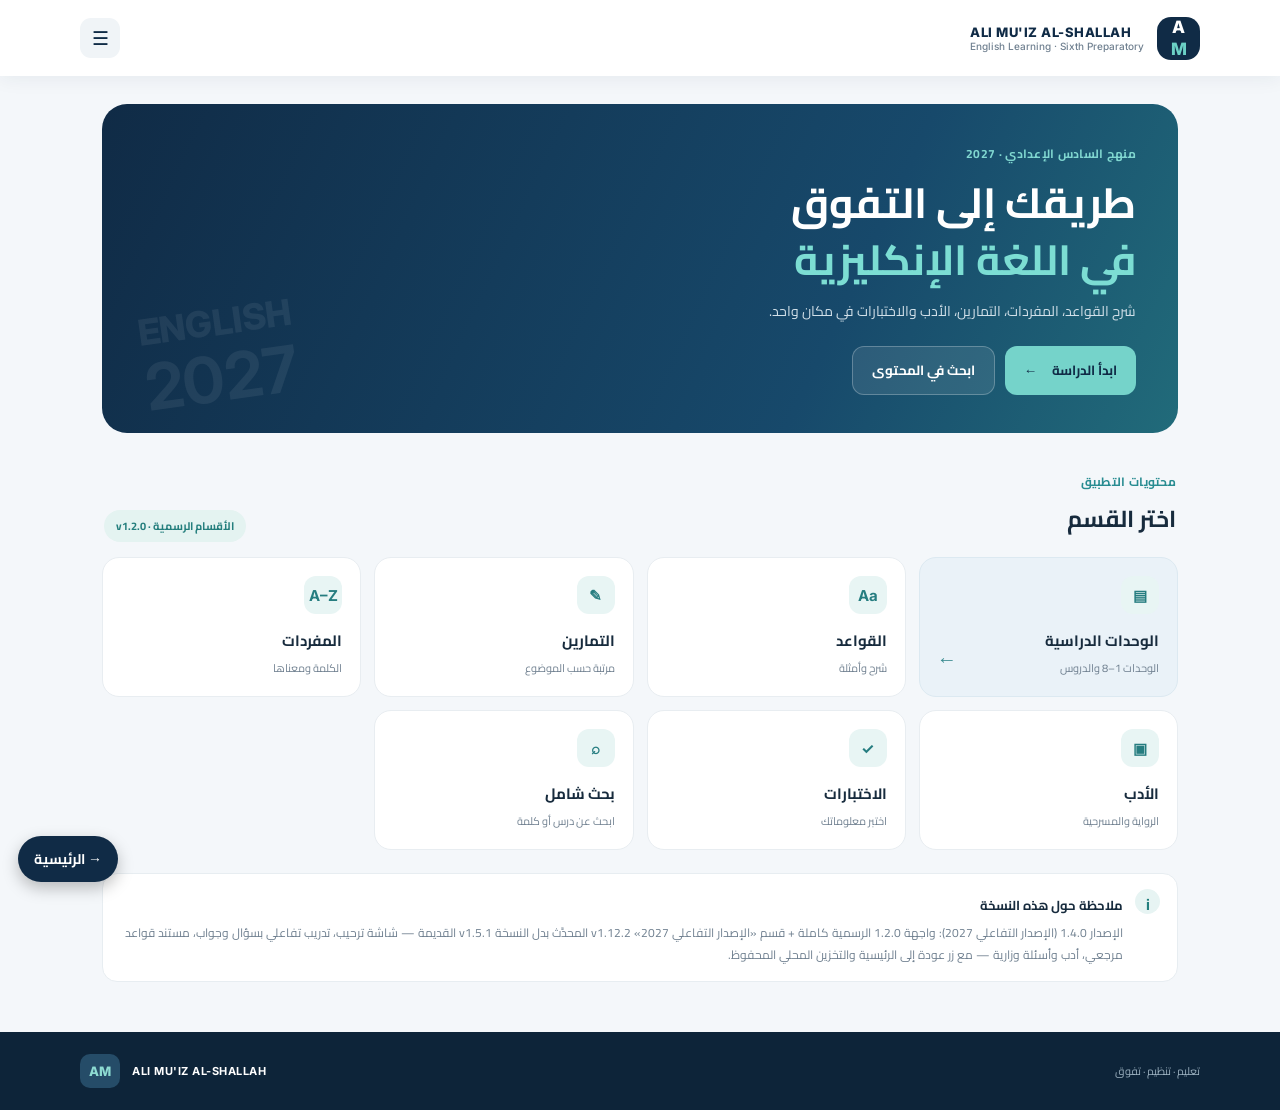
<file: official/index.html>
<!doctype html>
<html lang="ar" dir="rtl">
<head>
<meta charset="utf-8">
<meta name="viewport" content="width=device-width, initial-scale=1">
<meta name="theme-color" content="#102b46">
<title>ALI MU'IZ AL-SHALLAH | English Learning</title>
<link rel="manifest" href="manifest.json">
<link rel="stylesheet" href="style.css">
</head>
<body>
<header class="topbar">
  <div class="brand-mark">A<span>M</span></div>
  <div class="brand-copy"><strong>ALI MU'IZ AL-SHALLAH</strong><small>English Learning · Sixth Preparatory</small></div>
  <button class="icon-btn" aria-label="القائمة" id="menuBtn">☰</button>
</header>
<main>
  <section class="hero">
    <div class="eyebrow">منهج السادس الإعدادي · 2027</div>
    <h1>طريقك إلى التفوق<br><span>في اللغة الإنكليزية</span></h1>
    <p>شرح القواعد، المفردات، التمارين، الأدب والاختبارات في مكان واحد.</p>
    <div class="hero-actions">
      <button class="primary" onclick="showSection('units')">ابدأ الدراسة <b>←</b></button>
      <button class="secondary" onclick="showSection('search')">ابحث في المحتوى</button>
    </div>
    <div class="hero-decoration">ENGLISH<br><b>2027</b></div>
  </section>

  <section class="section-head">
    <div><span class="eyebrow dark">محتويات التطبيق</span><h2>اختر القسم</h2></div>
    <span class="pill">الأقسام الرسمية · v1.2.0</span>
  </section>

  <section class="grid" id="mainGrid">
    <button class="tile tile-feature" onclick="showSection('units')"><span class="tile-icon">▤</span><b>الوحدات الدراسية</b><small>الوحدات 1–8 والدروس</small><span class="arrow">←</span></button>
    
    <button class="tile" onclick="showSection('grammar')"><span class="tile-icon">Aa</span><b>القواعد</b><small>شرح وأمثلة</small></button>
    <button class="tile" onclick="showSection('exercises')"><span class="tile-icon">✎</span><b>التمارين</b><small>مرتبة حسب الموضوع</small></button>
    <button class="tile" onclick="showSection('vocabulary')"><span class="tile-icon">A–Z</span><b>المفردات</b><small>الكلمة ومعناها</small></button>
    <button class="tile" onclick="showSection('literature')"><span class="tile-icon">▣</span><b>الأدب</b><small>الرواية والمسرحية</small></button>
    <button class="tile" onclick="showSection('tests')"><span class="tile-icon">✓</span><b>الاختبارات</b><small>اختبر معلوماتك</small></button>
    <button class="tile" onclick="showSection('search')"><span class="tile-icon">⌕</span><b>بحث شامل</b><small>ابحث عن درس أو كلمة</small></button>
  </section>

  <section id="contentPanel" class="content-panel" hidden>
    <button class="back" onclick="goHome()">→ الرئيسية</button>
    <div id="panelBody"></div>
  </section>

  <section class="note">
    <span>i</span><div><b>ملاحظة حول هذه النسخة</b><p>الإصدار 1.4.0 (الإصدار التفاعلي 2027): واجهة 1.2.0 الرسمية كاملة + قسم «الإصدار التفاعلي 2027» v1.12.2 المحدَّث بدل النسخة v1.5.1 القديمة — شاشة ترحيب، تدريب تفاعلي بسؤال وجواب، مستند قواعد مرجعي، أدب وأسئلة وزارية — مع زر عودة إلى الرئيسية والتخزين المحلي المحفوظ.</p></div>
  </section>
</main>
<footer><b>AM</b><span>ALI MU'IZ AL-SHALLAH</span><small>تعليم · تنظيم · تفوق</small></footer>
<script src="exercise_data.js"></script>
<script src="grammar_data.js"></script>
<script src="vocabulary_data.js"></script>
<script src="literature_data.js"></script>
<script src="literature_guide_data.js"></script>
<script src="literature_answers.js"></script>
<script src="app.js"></script>
<a href="../index.html" style="position:fixed;bottom:18px;left:18px;z-index:9998;display:inline-flex;align-items:center;gap:6px;padding:10px 16px;border-radius:999px;background:#102b46;color:#fff;font-family:inherit;font-size:14px;font-weight:700;text-decoration:none;box-shadow:0 6px 16px rgba(0,0,0,.25)">→ الرئيسية</a>
</body></html>
</file>
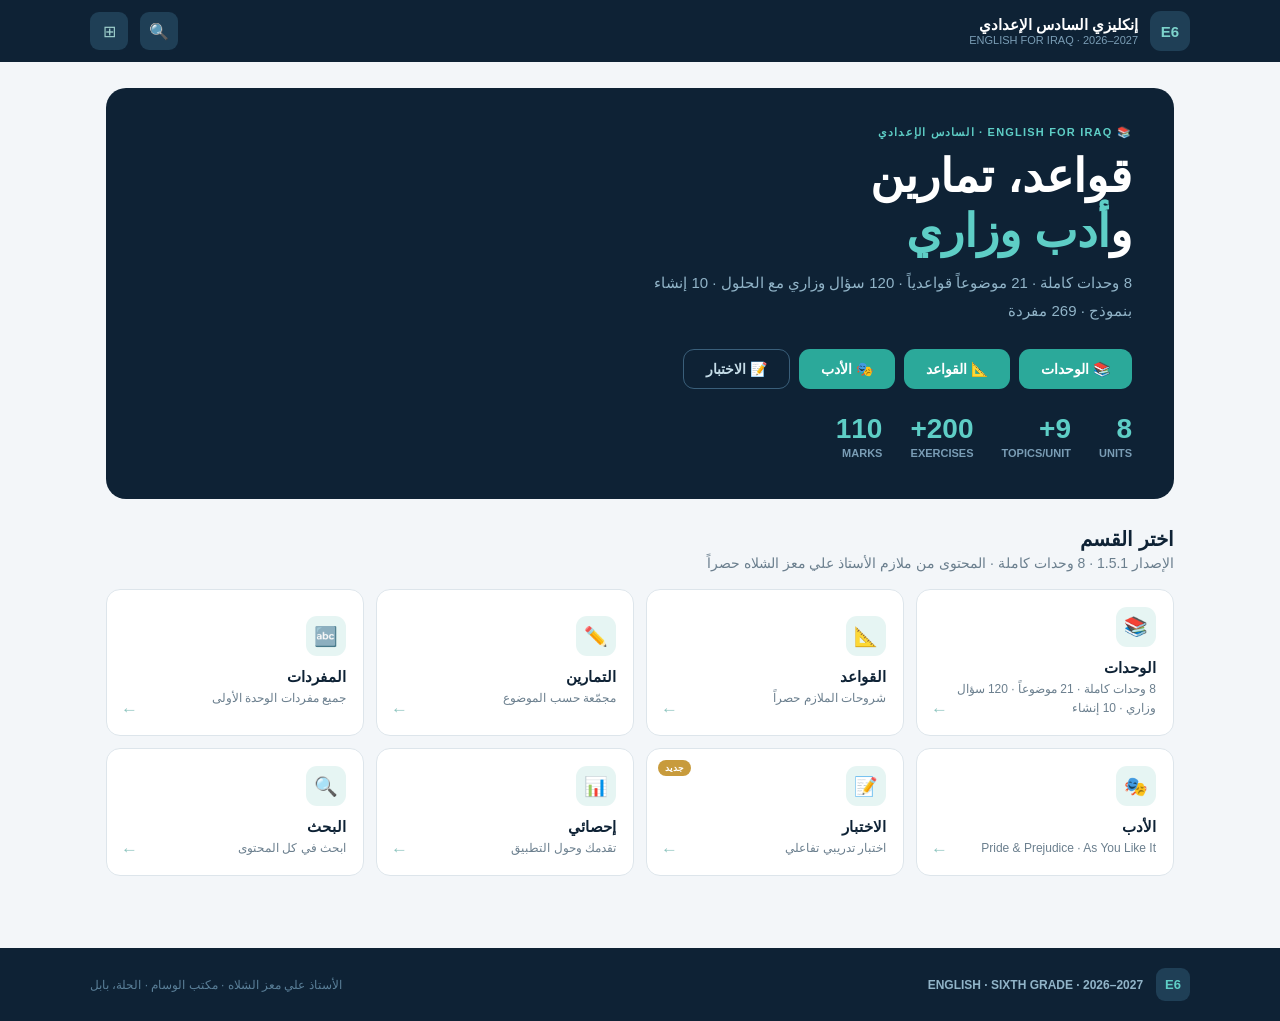
<file: extras/eng6_units_v1.5.1_standalone.html>
<!DOCTYPE html>
<html lang="ar" dir="rtl">
<head>
<meta charset="UTF-8">
<meta name="viewport" content="width=device-width,initial-scale=1,viewport-fit=cover">
<title>إنكليزي السادس الإعدادي</title>
<style>
:root{--nv:#0e2235;--tl:#1a8a7e;--tllt:#e6f5f3;--tm:#2ba99a;--ink:#1a2e3b;--mu:#6b7f8e;--paper:#f3f6f9;--wh:#fff;--bd:#dde5eb;--gd:#c89b3c;--r:14px;--ok:#1e7a4a;--no:#b13a2c}
*{box-sizing:border-box;-webkit-tap-highlight-color:transparent;margin:0;padding:0}
body{background:var(--paper);color:var(--ink);font-family:'Tajawal',sans-serif;font-size:16px;overflow-x:hidden}
@keyframes fu{from{opacity:0;transform:translateY(16px)}to{opacity:1;transform:translateY(0)}}
@keyframes sr{from{opacity:0;transform:translateX(-18px)}to{opacity:1;transform:translateX(0)}}
@keyframes pop{0%{transform:scale(.85);opacity:0}60%{transform:scale(1.04)}100%{transform:scale(1);opacity:1}}
.fu{animation:fu .38s cubic-bezier(.22,1,.36,1) both}
.sr{animation:sr .34s cubic-bezier(.22,1,.36,1) both}
.pop{animation:pop .34s cubic-bezier(.22,1,.36,1) both}
.d1{animation-delay:.05s}.d2{animation-delay:.1s}.d3{animation-delay:.15s}
.d4{animation-delay:.2s}.d5{animation-delay:.25s}.d6{animation-delay:.3s}
.d7{animation-delay:.35s}.d8{animation-delay:.4s}

/* BAR */
.bar{position:sticky;top:0;z-index:99;background:var(--nv);height:62px;
  display:flex;align-items:center;padding:0 max(calc((100% - 1100px)/2),16px);gap:12px}
.logo{width:40px;height:40px;border-radius:11px;background:#1f3f56;display:grid;
  place-items:center;font:800 15px 'Poppins',Arial,sans-serif;color:#7dd3cc;cursor:pointer;transition:.2s;flex-shrink:0}
.logo:hover{background:#2a5570;transform:scale(1.06)}
.bar-t{color:#fff;font:700 15px 'Tajawal',Arial,sans-serif;flex:1;min-width:0}
.bar-t small{display:block;color:#7a9db5;font-size:11px;font-weight:400;font-family:'Poppins',Arial,sans-serif}
.bb{border:0;background:#1f3f56;border-radius:9px;width:38px;height:38px;color:#9ecfcc;
  cursor:pointer;display:grid;place-items:center;transition:.2s;font-size:16px;flex-shrink:0}
.bb:hover{background:#2a5570;transform:scale(1.08)}
main{max-width:1100px;margin:auto;padding:26px 16px 72px}

/* HERO */
.hero{background:var(--nv);border-radius:20px;padding:38px 42px;position:relative;overflow:hidden;margin-bottom:28px}
.h-eye{font:700 11px 'Poppins',Arial,sans-serif;color:#5ecec6;letter-spacing:1.2px;margin-bottom:10px}
.hero h1{font-size:clamp(26px,4vw,46px);font-weight:900;color:#fff;line-height:1.2;margin-bottom:10px}
.hero h1 em{color:#5ecec6;font-style:normal}
.hero p{color:#91b4c8;font-size:15px;line-height:1.85;max-width:490px;margin-bottom:24px}
.hbs{display:flex;gap:9px;flex-wrap:wrap;margin-bottom:26px}
.btn-p{border:0;border-radius:11px;padding:11px 22px;font:700 14px 'Tajawal',Arial,sans-serif;background:var(--tm);color:#fff;cursor:pointer;transition:.2s}
.btn-p:hover{background:#239d8d;transform:translateY(-2px)}
.btn-g{border:1px solid #3a5f7a;border-radius:11px;padding:11px 22px;font:700 14px 'Tajawal',Arial,sans-serif;background:transparent;color:#c5dde8;cursor:pointer;transition:.2s}
.btn-g:hover{background:#1f3f56;transform:translateY(-2px)}
.hn{display:flex;gap:28px;flex-wrap:wrap}
.hn b{font:800 28px 'Poppins',Arial,sans-serif;color:#5ecec6;display:block;line-height:1}
.hn small{font-size:11px;color:#7a9db5;font-weight:600;font-family:'Poppins',Arial,sans-serif}

/* HOME GRID */
.sl{font:900 20px 'Tajawal',Arial,sans-serif;color:var(--nv);margin-bottom:4px}
.ss{font-size:14px;color:var(--mu);margin-bottom:18px}
.hgrid{display:grid;grid-template-columns:repeat(4,1fr);gap:12px}
.card{background:var(--wh);border:1px solid var(--bd);border-radius:var(--r);padding:17px;cursor:pointer;transition:.22s;position:relative;text-align:right;font-family:inherit}
.card:hover{transform:translateY(-4px);box-shadow:0 10px 26px #0e22350e;border-color:#b8cdd8}
.c-ico{width:40px;height:40px;border-radius:11px;background:var(--tllt);display:grid;place-items:center;font-size:19px;margin-bottom:12px;transition:.2s}
.card:hover .c-ico{transform:scale(1.1)}
.card b{display:block;font-size:15px;font-weight:800;color:var(--nv)}
.card small{color:var(--mu);font-size:12px;line-height:1.6;margin-top:3px;display:block}
.c-arr{position:absolute;left:14px;bottom:15px;color:var(--tl);font-size:17px;opacity:.5;transition:.2s}
.card:hover .c-arr{opacity:1;transform:translateX(-4px)}
.c-new{position:absolute;left:11px;top:11px;background:var(--gd);color:#fff;font:700 9px 'Poppins',Arial,sans-serif;padding:3px 7px;border-radius:20px;animation:pop .4s .6s both}

/* PANEL */
.panel{background:var(--wh);border:1px solid var(--bd);border-radius:20px;padding:24px;margin-top:4px}
.pnav{display:flex;align-items:center;gap:10px;margin-bottom:18px;flex-wrap:wrap}
.back{border:1px solid var(--bd);background:var(--paper);color:var(--nv);padding:8px 15px;border-radius:10px;font:700 13px 'Tajawal',Arial,sans-serif;cursor:pointer;transition:.2s}
.back:hover{background:#e2eef4;transform:translateX(3px)}
.bc{font-size:12px;color:var(--mu)}
.pt{font-size:22px;font-weight:900;color:var(--nv);margin-bottom:4px}
.ps{font-size:14px;color:var(--mu);line-height:1.8;margin-bottom:18px}

/* UNIT TABS */
.utabs{display:flex;gap:7px;overflow-x:auto;padding-bottom:6px;margin:0 0 20px;scrollbar-width:thin;scroll-snap-type:x mandatory}
.utabs::-webkit-scrollbar{height:3px}.utabs::-webkit-scrollbar-thumb{background:#c5dde0;border-radius:3px}
.utab{border:1px solid var(--bd);background:var(--paper);color:#24465d;border-radius:10px;padding:10px 16px;font:700 13px 'Tajawal',Arial,sans-serif;cursor:pointer;transition:.2s;white-space:nowrap;flex-shrink:0;scroll-snap-align:start;text-align:center}
.utab:hover{background:var(--tllt)}
.utab.on{background:var(--tllt);border-color:var(--tl);color:var(--tl)}
.utab b{display:block;font-size:12px;font-family:'Poppins',Arial,sans-serif}
.utab small{font-size:11px;color:var(--mu);display:block}
.utab.on small{color:var(--tl);opacity:.8}

/* SUB-TABS */
.subtabs{display:flex;gap:6px;flex-wrap:wrap;margin-bottom:18px}
.stab{border:1px solid var(--bd);background:var(--paper);color:var(--nv);border-radius:9px;padding:9px 14px;font:700 13px 'Tajawal',Arial,sans-serif;cursor:pointer;transition:.2s;display:flex;align-items:center;gap:5px}
.stab:hover{background:var(--tllt);border-color:#9acdd0}
.stab.on{background:var(--tllt);border-color:var(--tl);color:var(--tl)}
.cbadge{background:var(--tl);color:#fff;border-radius:20px;padding:1px 7px;font-size:11px;font-family:'Poppins',Arial,sans-serif;font-weight:700;min-width:20px;text-align:center}
.stab.on .cbadge{background:var(--nv)}

/* UNIT CONTENT */
.uc-box{animation:fu .3s both}
.uc-title{font:900 20px 'Tajawal',Arial,sans-serif;color:var(--nv);margin-bottom:3px}
.uc-sub{font-size:13px;color:var(--mu);margin-bottom:16px;line-height:1.7}

/* LESSONS TABLE */
.ltbl{width:100%;border-collapse:collapse;margin-bottom:16px;font-size:13px}
.ltbl th{background:var(--nv);color:#fff;padding:9px 12px;text-align:right;font-weight:800}
.ltbl td{padding:9px 12px;border-bottom:1px solid #edf2f5;color:#3a526b}
.ltbl tr:hover td{background:#f7fafc}
.ltbl td:last-child{font-family:'Poppins',Arial,sans-serif;color:var(--tl);font-weight:700;font-size:12px;text-align:left}

/* GRAMMAR */
.gc{border:1px solid var(--bd);border-radius:12px;margin:7px 0;overflow:hidden;background:var(--wh);transition:.18s}
.gc:hover{border-color:#b8cdd8}
.gc summary{display:flex;align-items:center;gap:10px;cursor:pointer;list-style:none;padding:13px 15px;transition:.12s;user-select:none}
.gc summary:hover{background:#f7fafc}
.gc summary::-webkit-details-marker{display:none}
.gc[open] summary{background:#f4faf9}
.gc summary b{flex:1;color:var(--nv);font-size:14px;font-weight:800}
.gb{padding:16px 18px;border-top:1px solid #edf2f5;animation:fu .28s both}
.g-badge{display:grid;place-items:center;min-width:30px;height:30px;border-radius:8px;background:var(--tllt);color:var(--tl);font:800 12px 'Poppins',Arial,sans-serif;flex-shrink:0}
.g-meta{font-size:11px;color:var(--mu);white-space:nowrap;font-family:'Poppins',Arial,sans-serif}
.g-art{color:var(--tl);font-size:15px;font-weight:800;margin-bottom:9px}
.g-rulebox{background:#f4faf9;border-right:4px solid var(--tl);border-radius:10px;padding:14px 16px;margin-bottom:12px}
.g-ruletext{font-size:14px;line-height:2.1;color:#1a3d36;white-space:pre-line}
.g-en{background:#eff6f8;padding:12px 16px;border-radius:9px;border-right:4px solid var(--tl);font:600 13px/1.75 'Poppins',Arial,sans-serif;color:#163b56;text-align:left;direction:ltr;white-space:pre-line;margin-bottom:10px}
.g-tr{color:var(--tl);font-size:14px;font-weight:700;margin-bottom:10px;white-space:pre-line;line-height:1.9}
.g-src{font-size:11px;color:var(--mu);display:block;margin-top:9px;border-top:1px solid #edf2f5;padding-top:9px;font-family:'Poppins',Arial,sans-serif}

/* EXERCISE CARDS */
.exgroup{margin:12px 0 16px;border:1px solid var(--bd);border-radius:14px;overflow:hidden;background:var(--wh)}
.exhead{display:flex;align-items:center;justify-content:space-between;padding:11px 15px;background:var(--paper);border-bottom:1px solid var(--bd)}
.exhead b{font-size:13px;color:var(--nv);font-weight:800}
.expill{font-size:11px;color:var(--tl);background:var(--tllt);padding:3px 10px;border-radius:20px;font-family:'Poppins',Arial,sans-serif;font-weight:700}
.ec{border-bottom:1px solid #edf2f5}
.ec:last-child{border-bottom:0}
.ec summary{display:flex;align-items:center;gap:10px;list-style:none;cursor:pointer;padding:12px 15px;transition:.12s;user-select:none}
.ec summary:hover{background:#f7fafc}
.ec summary::-webkit-details-marker{display:none}
.ec[open] summary{background:#f4faf9}
.e-ltr{display:grid;place-items:center;min-width:28px;height:28px;border-radius:7px;background:var(--tllt);color:var(--tl);font:800 12px 'Poppins',Arial,sans-serif;flex-shrink:0}
.e-h{font-size:13px;font-weight:800;flex:1;color:var(--nv)}
.e-m{font-size:11px;color:var(--mu);white-space:nowrap;font-family:'Poppins',Arial,sans-serif}
.eb{padding:13px 16px;border-top:1px solid #edf2f5;animation:fu .28s both}
.eb pre{white-space:pre-wrap;overflow-wrap:anywhere;text-align:left;direction:ltr;background:var(--paper);border-radius:9px;padding:12px;font:13px/1.8 'Poppins',Arial,sans-serif;color:#24394a;margin:7px 0}

/* MINISTERIAL Q TABLE */
.mqbox{background:var(--paper);border:1px solid var(--bd);border-radius:12px;margin:12px 0;overflow:hidden}
.mqhead{background:var(--nv);color:#fff;padding:10px 15px;font:800 13px 'Tajawal',Arial,sans-serif;display:flex;align-items:center;gap:8px}
.mqbody{padding:14px 16px}
.mqtbl{width:100%;border-collapse:collapse;font-size:13px}
.mqtbl th{background:var(--tllt);color:var(--nv);padding:8px 11px;text-align:right;border:1px solid #c0dede}
.mqtbl th:last-child{text-align:left;direction:ltr}
.mqtbl td{padding:8px 11px;border:1px solid #d9e8e8;color:#3a526b}
.mqtbl td:last-child{color:var(--ok);font-family:'Poppins',Arial,sans-serif;font-weight:700;direction:ltr;text-align:left}

/* VOCAB */
.vgrid{display:grid;grid-template-columns:repeat(4,1fr);gap:9px;margin-bottom:14px}
.vc{border:1px solid var(--bd);background:var(--wh);border-radius:11px;padding:12px;display:flex;flex-direction:column;gap:4px;transition:.2s}
.vc:hover{border-color:#9acdd0;transform:translateY(-2px)}
.vc span{font-size:10px;color:var(--tl);font-weight:800;font-family:'Poppins',Arial,sans-serif}
.vc b{font:700 15px 'Poppins',Arial,sans-serif;color:var(--nv);text-align:left;direction:ltr}
.vc small{font-size:12px;color:var(--mu)}

/* VOCAB SECTION LABEL */
.vsec{margin:16px 0 10px;font:800 14px 'Tajawal',Arial,sans-serif;color:var(--nv);display:flex;align-items:center;gap:8px}
.vsec::after{content:'';flex:1;height:1px;background:var(--bd)}

/* WRITING CARDS */
.wcard{background:var(--wh);border:1px solid var(--bd);border-radius:13px;margin:9px 0;overflow:hidden}
.wcard details summary{display:flex;align-items:center;gap:10px;padding:12px 15px;background:#f4faf9;border-bottom:1px solid #edf2f5;cursor:pointer;user-select:none;list-style:none}
.wcard details summary::-webkit-details-marker{display:none}
.wcard-ico{background:var(--gd);color:#fff;border-radius:8px;width:28px;height:28px;display:grid;place-items:center;font-size:14px;flex-shrink:0}
.wcard-h{flex:1;font-size:13px;font-weight:800;color:var(--nv)}
.wcard-body{padding:15px 17px;animation:fu .28s both}
.wcard-body pre{white-space:pre-wrap;overflow-wrap:anywhere;background:var(--paper);border-radius:9px;padding:13px;font:13px/1.85 'Poppins',Arial,sans-serif;text-align:left;direction:ltr;color:#24394a;margin:9px 0}
.wcard-prompt{background:var(--paper);border-right:3px solid var(--gd);border-radius:9px;padding:11px 14px;font-size:13px;color:#3a526b;margin-bottom:9px}
.wcard-ar{background:#fffaee;border-right:3px solid var(--gd);border-radius:9px;padding:12px 15px;font-size:13px;line-height:2;color:#5a4010;margin-top:8px}

/* TOOLS */
.tools{display:flex;gap:8px;margin-bottom:12px;flex-wrap:wrap}
.tools input,.tools select,.sbox{border:1px solid var(--bd);border-radius:10px;padding:10px 13px;font-family:'Tajawal',Arial,sans-serif;font-size:14px;direction:rtl;background:var(--wh);color:var(--ink);flex:1;min-width:130px;transition:.2s}
.tools input:focus,.tools select:focus{outline:none;border-color:var(--tl);box-shadow:0 0 0 3px #1a8a7e18}
.cntxt{font-size:13px;font-weight:700;color:var(--tl);margin-bottom:11px}
.empty{padding:28px;background:var(--paper);border-radius:12px;color:var(--mu);text-align:center;font-size:14px}
.lmr{display:block;width:100%;border:1px solid #c5dde0;background:var(--tllt);color:var(--tl);border-radius:11px;padding:12px;font:700 14px 'Tajawal',Arial,sans-serif;cursor:pointer;margin:10px 0;transition:.2s}
.lmr:hover{background:#d4edeb;transform:translateY(-2px)}

/* QUIZ */
.qcard{border:1px solid var(--bd);border-radius:15px;padding:20px;background:var(--wh)}
.qprog{font-size:12px;color:var(--mu);margin-bottom:12px;font-weight:600;font-family:'Poppins',Arial,sans-serif}
.qq{font:700 17px/1.65 'Poppins',Arial,sans-serif;color:var(--nv);direction:ltr;text-align:left;margin-bottom:16px;border-right:4px solid var(--tl);padding-right:13px}
.qopts{display:grid;grid-template-columns:repeat(3,1fr);gap:8px}
.qo{border:1px solid var(--bd);background:var(--wh);border-radius:10px;padding:12px;cursor:pointer;font:600 13px 'Poppins',Arial,sans-serif;transition:.2s;text-align:left;direction:ltr}
.qo:hover:not(:disabled){background:var(--tllt);border-color:#9acdd0;transform:translateY(-2px)}
.qo.ok{background:#e5f6ec;border-color:#65b98b;color:var(--ok);animation:pop .3s both}
.qo.no{background:#fef0ee;border-color:#e59b8f;color:var(--no)}
.qo:disabled{cursor:default}
.qfb{background:var(--tllt);padding:13px 15px;border-radius:9px;line-height:1.9;font-size:14px;margin:10px 0;color:#1a3d36;animation:sr .3s both}
.qres{text-align:center;padding:14px 0;animation:fu .4s both}
.qres .sc{font:800 50px 'Poppins',Arial,sans-serif;color:var(--tl);display:block;line-height:1.1}
.qres p{color:var(--mu);font-size:14px;margin:9px 0 22px}

/* LIT */
.ltabs2{display:flex;gap:7px;flex-wrap:wrap;margin:12px 0 9px}
.ltab2{border:1px solid var(--bd);background:var(--paper);color:#24465d;border-radius:10px;padding:9px 15px;font:700 13px 'Tajawal',Arial,sans-serif;cursor:pointer;transition:.2s}
.ltab2:hover{background:var(--tllt)}
.ltab2.on{background:var(--tllt);border-color:var(--tl);color:var(--tl)}
.lworks{display:flex;gap:7px;flex-wrap:wrap;margin-bottom:16px}
.lwork{border:1px solid var(--bd);background:var(--paper);border-radius:10px;padding:9px 15px;font:400 13px 'Tajawal',Arial,sans-serif;cursor:pointer;transition:.2s}
.lwork b{display:block;font-size:13px;font-weight:800;color:var(--nv)}
.lwork small{font-size:11px;color:var(--mu)}
.lwork.on{background:var(--tllt);border-color:var(--tl)}
.lsec{margin:12px 0 18px;animation:fu .3s both}
.lsec-h{display:flex;justify-content:space-between;align-items:center;background:var(--paper);border-radius:12px;padding:13px 16px;margin-bottom:10px}
.lsec-h b{font:800 15px 'Poppins',Arial,sans-serif;color:var(--nv);text-align:left;direction:ltr;display:block}
.lsec-h small{font-size:12px;color:var(--mu)}
.lsec-h em{font:700 11px 'Poppins',Arial,sans-serif;color:var(--tl);font-style:normal}
.lcards{display:grid;grid-template-columns:repeat(2,1fr);gap:10px}
.lcard{border:1px solid var(--bd);border-radius:12px;padding:15px;background:var(--wh);transition:.18s}
.lcard:hover{border-color:#b8cdd8}
.lct{display:flex;gap:9px;align-items:flex-start;margin-bottom:9px}
.lstep{display:grid;place-items:center;min-width:28px;height:28px;border-radius:8px;background:var(--tllt);color:var(--tl);font:800 12px 'Poppins',Arial,sans-serif;flex-shrink:0;margin-top:1px}
.lct div b{display:block;font-size:13px;color:var(--nv);font-weight:800}
.lct div small{display:block;color:var(--mu);font-size:11px;margin-top:2px}
.lcard ul{padding-right:15px;color:#40596b;font-size:13px;line-height:2}
.lcard p{font-size:13px;line-height:1.9;color:#40596b}
.lsrc-box{border-top:1px solid #edf2f5;padding-top:7px;margin-top:9px;font-size:11px}
.lsrc-box span{display:block;background:var(--paper);border-radius:7px;padding:5px 9px;color:#476274}
.rvbtn{border:1px solid #c5dde0;background:var(--tllt);color:var(--tl);border-radius:8px;padding:7px 13px;font:700 12px 'Tajawal',Arial,sans-serif;cursor:pointer;margin:6px 0;transition:.2s;display:block}
.rvbtn:hover{background:#d4edeb}
.rvans{background:var(--paper);border-radius:9px;padding:9px 12px;margin-top:5px;animation:fu .28s both}
.rvans ul{padding-right:15px;font-size:13px;line-height:2}
.lit-note{background:#fffaee;border:1px solid #f0dfb5;color:#7a5c1e;padding:13px 15px;border-radius:10px;font-size:13px;line-height:1.9;margin-top:16px}

/* STATS */
.sg{display:grid;grid-template-columns:repeat(3,1fr);gap:11px;margin-bottom:18px}
.scard{background:var(--wh);border:1px solid var(--bd);border-radius:14px;padding:16px;text-align:center;transition:.2s}
.scard:hover{transform:translateY(-3px)}
.scard b{display:block;font:800 34px 'Poppins',Arial,sans-serif;color:var(--tl);margin-bottom:4px}
.scard small{color:var(--mu);font-size:13px}
.about{background:var(--paper);border:1px solid var(--bd);border-radius:14px;padding:18px}
.about h4{margin-bottom:11px;color:var(--nv);font-size:15px;font-weight:800}
.about table{width:100%;font-size:14px;border-collapse:collapse}
.about td{padding:8px 10px;border-bottom:1px solid var(--bd);color:#3a526b}
.about td:first-child{font-weight:800;color:var(--nv);width:38%}
.about tr:last-child td{border:0}
.vbadge{display:inline-block;background:var(--nv);color:#5ecec6;font:700 12px 'Poppins',Arial,sans-serif;padding:5px 13px;border-radius:20px;margin-top:12px}

footer{background:var(--nv);display:flex;align-items:center;gap:13px;padding:20px max(calc((100% - 1100px)/2),16px);flex-wrap:wrap}
footer b{background:#1f3f56;padding:9px;border-radius:9px;color:#5ecec6;font:800 13px 'Poppins',Arial,sans-serif}
footer span{font:600 12px 'Poppins',Arial,sans-serif;color:#91b4c8}
footer small{margin-right:auto;color:#5a7f98;font-size:12px}

@media(max-width:860px){.hgrid{grid-template-columns:repeat(2,1fr)}.lcards{grid-template-columns:1fr}}
@media(max-width:620px){.hero{padding:26px 20px}.vgrid{grid-template-columns:repeat(2,1fr)}.qopts{grid-template-columns:1fr}.tools{flex-direction:column}.sg{grid-template-columns:repeat(2,1fr)}}
@media(max-width:420px){main{padding:12px 10px 48px}.hgrid{gap:8px}.card{padding:13px}}
[hidden]{display:none!important}
</style>
</head>
<body>
<div class="bar">
  <div class="logo" onclick="goHome()">E6</div>
  <div class="bar-t">إنكليزي السادس الإعدادي<small>ENGLISH FOR IRAQ · 2026–2027</small></div>
  <button class="bb" onclick="showSection('search')">🔍</button>
  <button class="bb" onclick="goHome()">⊞</button>
</div>
<main>
  <div class="hero fu" id="heroSection">
    <div class="h-eye">📚 ENGLISH FOR IRAQ · السادس الإعدادي</div>
    <h1>قواعد، تمارين<br>و<em>أدب وزاري</em></h1>
    <p>8 وحدات كاملة · 21 موضوعاً قواعدياً · 120 سؤال وزاري مع الحلول · 10 إنشاء بنموذج · 269 مفردة</p>
    <div class="hbs">
      <button class="btn-p" onclick="showSection('units')">📚 الوحدات</button>
      <button class="btn-p" onclick="showSection('grammar')">📐 القواعد</button>
      <button class="btn-p" onclick="showSection('literature')">🎭 الأدب</button>
      <button class="btn-g" onclick="showSection('tests')">📝 الاختبار</button>
    </div>
    <div class="hn">
      <div><b>8</b><small>UNITS</small></div>
      <div><b>9+</b><small>TOPICS/UNIT</small></div>
      <div><b>200+</b><small>EXERCISES</small></div>
      <div><b>110</b><small>MARKS</small></div>
    </div>
  </div>
  <div id="homeView">
    <div class="sl fu d1">اختر القسم</div>
    <div class="ss fu d2">الإصدار 1.5.1 · 8 وحدات كاملة · المحتوى من ملازم الأستاذ علي معز الشلاه حصراً</div>
    <div class="hgrid">
      <button class="card fu d1" onclick="showSection('units')"><div class="c-ico">📚</div><b>الوحدات</b><small>8 وحدات كاملة · 21 موضوعاً · 120 سؤال وزاري · 10 إنشاء</small><span class="c-arr">←</span></button>
      <button class="card fu d2" onclick="showSection('grammar')"><div class="c-ico">📐</div><b>القواعد</b><small>شروحات الملازم حصراً</small><span class="c-arr">←</span></button>
      <button class="card fu d3" onclick="showSection('exercises')"><div class="c-ico">✏️</div><b>التمارين</b><small>مجمّعة حسب الموضوع</small><span class="c-arr">←</span></button>
      <button class="card fu d4" onclick="showSection('vocabulary')"><div class="c-ico">🔤</div><b>المفردات</b><small>جميع مفردات الوحدة الأولى</small><span class="c-arr">←</span></button>
      <button class="card fu d5" onclick="showSection('literature')"><div class="c-ico">🎭</div><b>الأدب</b><small>Pride & Prejudice · As You Like It</small><span class="c-arr">←</span></button>
      <button class="card fu d6" onclick="showSection('tests')"><div class="c-ico">📝</div><b>الاختبار</b><small>اختبار تدريبي تفاعلي</small><span class="c-new">جديد</span><span class="c-arr">←</span></button>
      <button class="card fu d7" onclick="showSection('stats')"><div class="c-ico">📊</div><b>إحصائي</b><small>تقدمك وحول التطبيق</small><span class="c-arr">←</span></button>
      <button class="card fu d8" onclick="showSection('search')"><div class="c-ico">🔍</div><b>البحث</b><small>ابحث في كل المحتوى</small><span class="c-arr">←</span></button>
    </div>
  </div>
  <div class="panel fu" id="contentPanel" hidden>
    <div class="pnav"><button class="back" onclick="goHome()">← الرئيسية</button><span class="bc" id="bc"></span></div>
    <div id="pb"></div>
  </div>
</main>
<footer>
  <b>E6</b><span>ENGLISH · SIXTH GRADE · 2026–2027</span>
  <small>الأستاذ علي معز الشلاه · مكتب الوسام · الحلة، بابل</small>
</footer>
<script>
// ═══════════════════════════════════════
// GRAMMAR RULES (من الملزمة حصراً)
// ═══════════════════════════════════════
const GR={
"past-simple":{t:"Past Simple",ar:"الماضي البسيط",u:1,
 rule:`يستخدم للتعبير عن أحداث بدأت وانتهت في الماضي خلال فترة زمنية محددة ومعروفة.

الإثبات: I/we/you/they/he/she/it + فعل قياسي+ed أو شاذ
النفي: I/we/you/they/he/she/it + did not + فعل مضارع مجرد
السؤال: Did + I/we/you/they/he/she/it + فعل مضارع مجرد + ؟

فعل الكينونة (be):
إثبات → was/were  |  نفي → was not / were not  |  سؤال → Was/Were...?

ملاحظات:
١. الدلائل الزمنية: yesterday / last + / ago + مدة / أي تاريخ في الماضي
٢. الفعل الرئيسي: قياسي + ed أو شاذ يُحفظ
٣. did فعل مساعد في النفي والاستفهام فقط
٤. إذا كان فعل الجملة (كينونة) فلا نستعمل did`,
 en:`We watched TV last night.
Ahmed went to school yesterday.
He didn't play tennis yesterday.
Did he play tennis yesterday?
He was happy → He was not happy.
They were students → Were they students?
Zaid (be) in Iraq. → Zaid was in Iraq.`,
 tr:`شاهدنا التلفاز ليلة أمس.\nأحمد ذهب إلى المدرسة أمس.\nلم يلعب التنس أمس.\nكان سعيداً → لم يكن سعيداً.`,
 src:"ملزمة الوحدات 1–4 ص 6–7"},

"past-continuous":{t:"Past Continuous",ar:"الماضي المستمر",u:1,
 rule:`يستخدم للتعبير عن حدث بدأ في وقت معين واستمر لفترة حتى انتهى في الماضي.

الإثبات: She/He/It + was + Ving + c.
         They/You/We/I + were + Ving + c.
النفي: was not/were not + Ving
السؤال: Was/Were + فاعل + Ving + ؟

ملاحظات:
١. النفي: نضع not بعد الفعل المساعد (was/were)
٢. الاستفهام: نغير مكان الكينونة إلى بداية الجملة قبل الفاعل
٣. الماضي المستمر = حدث طويل مستمر
   الماضي البسيط = حدث قصير مفاجئ

ربط الأزمنة:
While/As + ماضٍ مستمر , ماضٍ بسيط
When + ماضٍ بسيط , ماضٍ مستمر
While/As + ماضٍ مستمر + when/and + ماضٍ بسيط`,
 en:`While I was reading a book, the phone rang.
She was cooking dinner when the guests arrived.
They were playing football when it started to rain.
While Ali was having a shower, somebody knocked at the door.
I was thinking about you and then you rang me.
A thief took our clothes while we were swimming.`,
 tr:`بينما كنت أقرأ كتاباً، رن الهاتف. (طويل + قصير مفاجئ)\nكانت تطبخ العشاء عندما وصل الضيوف.\nبينما كان علي يستحم، دق أحد الباب.`,
 src:"ملزمة الوحدات 1–4 ص 5–8"},

"adjectives-ed-ing":{t:"Adjectives -ed / -ing",ar:"الصفات المنتهية بـ ed و ing",u:1,
 rule:`الصفات التي تنتهي بـ (ed): للتعبير عن الشعور أو الإحساس (الذي يشعر به الشخص نفسه)
الصفات التي تنتهي بـ (ing): لتصف السبب (الشيء أو الشخص الذي تسبب في هذا الشعور)

طريقة الحل:
أ. إذا كان الفاعل غير عاقل (film/thing/animal) → نختار -ing
ب. إذا كان الفاعل عاقل:
   • بعد الاختيارات اسم → نختار -ing
   • بعد الاختيارات ليس اسم (when / . / with / because / in / at) → نختار -ed

أمثلة مهمة:
boring / bored  |  exciting / excited  |  frightening / frightened
interesting / interested  |  tiring / tired  |  annoying / annoyed`,
 en:`She is not very interested in fashion. (شخص → يشعر)
I saw a very exciting film on TV last night. (فيلم → سبب)
The book is very boring. (كتاب → سبب)
We were very frightened when our car broke down. (نحن → نشعر)
He's a very interesting person. (شخص → يثير اهتماماً)`,
 tr:`هي غير مهتمة كثيراً بالأزياء.\nرأيت فيلماً مثيراً للغاية.\nالكتاب ممل جداً.\nكنا خائفين جداً حين تعطلت سيارتنا.`,
 src:"ملزمة الوحدات 1–4 ص 13–14"},

"adjectives-ful-fully":{t:"Adjectives -ful / Adverbs -fully",ar:"الصفات والظروف: ful / fully",u:1,
 rule:`الصفات المنتهية بـ -ful: تصف الاسم
   مثل: beautiful / wonderful / peaceful / helpful / careful
   موقعها: بعد فعل الكينونة أو قبل الاسم
   وغالباً قبلها: very / too / quite

الظروف المنتهية بـ -fully أو -ly: تصف الفعل (النشاط)
   مثل: beautifully / peacefully / carefully / successfully
   موقعها: في نهاية الجملة أو قبل الفعل الرئيسي
   لا يكون خلف الظرف اسم (بخلاف الصفة)`,
 en:`Sentences with adjectives (-ful):
Yesterday, we had a wonderful dinner.
This is a beautiful painting.
She gave me a helpful explanation.

Sentences with adverbs (-fully):
She spoke beautifully during the ceremony.
He explained the topic helpfully.
After many tries, we did the experiment successfully.`,
 tr:`أمس، تناولنا عشاءً رائعاً. (صفة تصف الاسم dinner)\nتكلمت بجمال خلال الحفل. (ظرف يصف الفعل spoke)`,
 src:"ملزمة الوحدات 1–4 ص 15–16"},

"phrasal-verbs":{t:"Phrasal Verbs",ar:"الأفعال المركبة",u:1,
 rule:`الفعل المركب = فعل + حرف جر (verb + preposition)
يختلف معناه عن الفعل العادي: give (يعطي) ≠ give up (يتخلى عن)

أمثلة على حروف الجر: in / up / on / down / at / off

قاعدة المفعول به:
• إذا كان المفعول به اسم → يجوز كتابته بعد الفعل أو بعد حرف الجر:
  turn the music down  //  turn down the music  ✓ كلاهما صحيح
• إذا كان المفعول به ضمير → يجب كتابه بين الفعل وحرف الجر:
  turn it down ✓   /   turn down it ✗`,
 en:`give up = يتخلى عن / يقلع عن
take up = يبدأ هواية / يمتهن
try on = يجرب (ملابس)
turn down = يخفض الصوت
turn on = يشغّل
work out = يحسب / يحل
pick up = يلتقط / يستقل
throw away = يتخلص من

Examples:
Smoking is terrible. You should give it up. (ضمير → بين الفعل وحرف الجر)
When did you take up stamp-collecting? (اسم → بعد الفعل)
When did you take stamp-collecting up? (اسم → بعد حرف الجر)
Can I try them on? (ضمير → بين الفعل وحرف الجر)`,
 tr:`give up = يتخلى عن / take up = يبدأ هواية / try on = يجرب\nturn down = يخفض / turn on = يشغّل`,
 src:"ملزمة الوحدات 1–4 ص 17–19"},

"prefixes":{t:"Prefixes (un- / in- / im- / il- / ir- / dis-)",ar:"البوادئ — المعنى المعاكس",u:1,
 rule:`لتكوين معنى معاكس للصفة، نضع أحد البوادئ أمامها:

un-  → يضاف إلى: happy, healthy, fair, usual, kind, safe, lucky...
in-  → يضاف إلى صفات تبدأ بـ (a/c/d/e): active, correct, complete, expensive...
im-  → يضاف إلى صفات تبدأ بـ (p/m): polite, possible, patient, moral, mature...
il-  → يضاف إلى صفات تبدأ بـ (l): legal, logical, literate, legible...
ir-  → يضاف إلى صفات تبدأ بـ (r): regular, responsible, relevant, rational...
dis- → disapprove, disagree, disadvantage`,
 en:`legal → illegal        logical → illogical
regular → irregular    responsible → irresponsible
moral → immoral        polite → impolite
patient → impatient    possible → impossible
correct → incorrect    convenient → inconvenient
happy → unhappy        healthy → unhealthy
fair → unfair          usual → unusual`,
 tr:`قانوني → غير قانوني / منتظم → غير منتظم / مهذب → غير مهذب\nممكن → مستحيل / صحيح → غير صحيح / عادل → ظالم`,
 src:"ملزمة الوحدات 1–4 ص 20–22"},

"quantity":{t:"Quantity — Much / Many / Few / Little",ar:"أدوات الكمية",u:1,
 rule:`مع الاسم المعدود (Countable = له جمع، يُعدّ):
  many = كثير من (أسماء معدودة) — في النفي والاستفهام
  a few = عدد قليل (إيجابي: يوجد شيء ما)
  few = عدد قليل جداً (سلبي: لا يكاد يوجد)

مع الاسم غير المعدود (Uncountable = لا جمع له):
  much = كمية كثيرة — في النفي والاستفهام
  a little = كمية قليلة (إيجابي: يوجد شيء ما)
  little = كمية قليلة جداً (سلبي: لا يكاد يوجد)

some/any: يستخدمان مع كليهما
  some = في الإثبات / any = في النفي والاستفهام
  enough = كافٍ / plenty of = وفرة من / a lot of = الكثير من

طريقة الحل: انظر للكلمة بعد الفراغ:
  اسم معدود → اختر many / few
  اسم غير معدود → اختر much / little
  كلمة more بعد الفراغ → تُجاهل، انظر ما بعدها`,
 en:`How much sleep did you get last night? (sleep = uncountable)
How many meals do you eat a day? (meals = countable)
We need a few more oranges. (oranges = countable)
We need a little more fruit. (fruit = uncountable)
How much exercise does he take a week? (exercise = uncountable)
I've met her a few times. (times = countable)
There's only a little orange juice left. (juice = uncountable)`,
 tr:`كم ساعة نمت الليلة الماضية؟ (نوم = غير معدود)\nكم وجبة تأكل في اليوم؟ (وجبات = معدودة)\nنحتاج بعض البرتقال بعد. / نحتاج بعض الفاكهة بعد.`,
 src:"ملزمة الوحدات 1–4 ص 25–29"},

"imperative":{t:"Imperative — Use an imperative to give advice",ar:"الجملة الأمرية — النصيحة",u:1,
 rule:`الجملة الأمرية (Imperative): تبدأ بفعل مصدر مجرد.
تُستخدم لإعطاء النصائح والأوامر والتعليمات.

للنفي (النهي / الامتناع): نضع don't أو never في بداية الجملة.

مثال التحويل:
An average of eight hours a night is about right.
→ Get enough sleep. (أمر إيجابي)

If you do, ask a doctor for help with giving it up.
→ Don't smoke. (أمر نفي)`,
 en:`Get enough sleep.
Eat a balanced diet.
Never miss breakfast.
Take some exercise every day.
Drink plenty of water.
See the dentist for regular checkups.
Don't drink too much coffee.
Don't smoke.
Look after your eyes.
Be safe when you travel.`,
 tr:`احصل على نوم كافٍ. / تناول غذاءً متوازناً.\nلا تفوّت وجبة الإفطار أبداً. / تمرّن يومياً.\nاشرب كفايتك من الماء. / لا تدخّن.`,
 src:"ملزمة الوحدات 1–4 ص 24–25"},

"used-to":{t:"Used to / Didn't use to",ar:"used to — العادات الماضية",u:1,
 rule:`تستخدم للتعبير عن عادة أو حالة كانت موجودة في الماضي ولم تعد موجودة.

الإثبات: S + used to + المصدر
النفي: S + didn't use to + المصدر (بدون d في use)
السؤال: Did + S + use to + مصدر + ؟

ملاحظات حول الحل:
١. عند وجود (but now) في وسط الجملة → العبارة الثانية بالمضارع البسيط
   قاعدة 1: S + used to + V + but now + S + V (مضارع)
٢. عند وجود (but) في وسط الجملة → العبارة الثانية بالماضي البسيط
   قاعدة 2: S + used to + V + but + S + V (ماضٍ)
٣. الدلائل الزمنية: always/usually/sometimes/often/never + at.../every day...`,
 en:`Huda: Which TV programmes did you use to watch when you were little?
Grandmother: We didn't use to sit watching a box!
We used to do more active things.
We used to help mother with the housework.
Did you use to go out with your friends?
We used to go shopping in the souqs.

He used to have his hair cut, but now his wife cuts it. (but now → present)
I used to have a bicycle, but someone stole it last month. (but → past)
She used to wear glasses, but now she has contact lenses.
She didn't use to talk so much, but now she never stops talking.
Cities didn't use to be polluted.`,
 tr:`هدى: ما البرامج التي كنت تشاهدينها؟\nجدتي: لم نكن نجلس أمام التلفاز! كنا نقوم بأشياء نشطة.\nكنا نساعد الأم في أعمال المنزل.`,
 src:"ملزمة الوحدات 1–4 ص 30–51"},

"comparative":{t:"Comparative & Superlative — قواعد المقارنة",ar:"الصفة المقارنة والتفضيل",u:1,
 rule:`قواعد تحويل الصفة إلى مقارنة (Comparative):
١. صفة ذات مقطع واحد → أضف er:   fast → faster
٢. صفة تنتهي بحرف صحيح + حرف علة + حرف صحيح → ضاعف الأخير + er:   hot → hotter
٣. صفة تنتهي بـ y → قلب y إلى i + er:   funny → funnier
٤. صفة تنتهي بـ e → أضف r فقط:   nice → nicer
٥. صفة من أكثر من مقطع → more + صفة:   more interesting

الشاذة: good→better / bad→worse / little→less / much→more / far→farther

للتفضيل (Superlative): the + صفة + est  أو  the most + صفة

صيغة المقارنة مع used to:
قاعدة 1: الاسم + is/are + صفة مقارنة + than + ضمير الاسم + used to be
قاعدة 2: الاسم + isn't/aren't + as + صفة عادية + as + ضمير الاسم + used to be`,
 en:`Life is faster now than it used to be.
Life isn't as easy as it used to be.
Streets are more dangerous than they used to be.
Streets aren't as clean as they used to be.
Doctors are better trained than they used to be.
Doctors aren't as cheap as they used to be.
Films are more violent than they used to be.`,
 tr:`الحياة الآن أسرع مما كانت عليه.\nالحياة ليست سهلة كما كانت.\nالشوارع أكثر خطورة مما كانت عليه.`,
 src:"ملزمة الوحدات 1–4 ص 34–36"}
,"mustn't-needn't":{t:"Mustn't vs Needn't / Don't have to",ar:"ألا تفعل (منع) مقابل عدم الضرورة",u:2,
 rule:`الفرق الجوهري بين الصيغتين:
• mustn't (must not): منع منع مطلق والعقوبة واردة
• needn't / don't have to: ليست هناك ضرورة ولا هناك عقوبة

الصيغة: فاعل + mustn't + مصدر  ·  فاعل + needn't + مصدر  ·  فاعل + don't/doesn't have to + مصدر

ملاحظات:
١. مضاد must (الضرورة) في النفي يكون needn't لا mustn't
٢. للماضي: didn't need to + مصدر
٣. الحظر في القانون واللوائح يستخدم mustn't كثيراً: law and order`,
 en:`Visitors mustn't smoke inside the hospital.
You mustn't tell anybody the password.
You needn't pay now. You can pay later.
We needn't hurry. The bus is late.
She doesn't have to wear a uniform.`,
 tr:`يُمنع على الزوار التدخين داخل المستشفى.
ألا تخبر أحداً بكلمة المرور.
لا داعي للدفع الآن؛ يمكنك الدفع لاحقاً.
لا داعي للاستعجال، الحافلة متأخرة.`,
 src:"ملزمة الوحدات 2 و6 — Law and order / Money and banking"},

"should":{t:"Should — للنصيحة والواجب",ar:"المودال: ينبغي / لا ينبغي",u:2,
 rule:`الصيغة: فاعل + should / shouldn't + مصدر الفعل

الاستخدامات:
١. إعطاء نصيحة: You should see a doctor.
٢. وصف الواجب أو الصواب: Students should respect their teachers.
٣. النصيحة بالترك من شيء: You shouldn't drive fast.

ملاحظات:
١. لا يتغير مع الضمائر أبداً (لا إضافة s)
٢. بعده مصدر مجرد بدون to
٣. بديله الرسمي: ought to + مصدر
٤. في النصيحة الشرطية: If you feel dizzy, you should sit down.`,
 en:`You should eat more vegetables.
He shouldn't smoke. It is bad for his health.
Should I apologise? — Yes, you should.
We ought to check the prices before we buy.
What should I wear at the interview?`,
 tr:`ينبغي أن تأكل المزيد من الخضار.
لا ينبغي له أن يدخّن؛ فهو ضار بصحته.
هل ينبغي أن أعتذر؟ نعم ينبغي.
يستحسن أن نتحقق من الأسعار قبل الشراء.`,
 src:"ملزمة الوحدات 2 و6 — Law and order / Money and banking"},

"present-perfect":{t:"Present Perfect",ar:"المضارع التام",u:2,
 rule:`الصيغة: فاعل + have/has + التصريف الثالث (V3)

الاستخدامات:
١. حدث وقع للتو ونتيجته حاضرة: He has just arrived.
٢. خبرة حياتية بلا زمن محدد: I have never been to London.
٣. حدث بدأ في الماضي وما زال مستمراً مع since/for: We have lived here since 2020.

الكلمات الدالة: just / already / yet / ever / never / since / for / recently / so far

الفرق عن الماضي البسيط:
• مع زمن محدد (yesterday, last week, ago) → Past Simple
• بلا زمن محدد أو مع since/for → Present Perfect`,
 en:`I have just finished my homework.
She has already cooked dinner.
Have you ever visited Baghdad?
He has never eaten sushi.
They have known each other for ten years.
I saw him yesterday. (زمن محدد → Past Simple)`,
 tr:`أنهيتُ واجبي للتو.
طبخت العشاء أصلاً.
هل زرت بغداد يوماً؟
لم يأكل السوشي أبداً.
يعرف كل منهما الآخر منذ عشر سنوات.`,
 src:"ملزمة الوحدة 2 — Law and order"},

"first-conditional":{t:"First Conditional",ar:"الشرط الأول — احتمال واقعي في المستقبل",u:3,
 rule:`الصيغة: If + مضارع بسيط , will + مصدر

الشرح: لحدث ممكن وواقعي في المستقبل.

ملاحظات:
١. لا نستخدم will بعد If أبداً
٢. يمكن استبدال will بأمر (imperative): If it rains, stay at home.
٣. بديل If:  unless = إذا لم  ·  as soon as / when
٤. يمكن قلب الترتيب: I will help you if you ask me politely.`,
 en:`If you study hard, you will pass the exam.
If it rains tomorrow, we won't go on a picnic.
I'll call you as soon as I arrive.
If you touch that wire, you'll get a shock.
Unless you hurry, you'll miss the bus.`,
 tr:`إن درست بجد فستنجح في الامتحان.
إذا أمطرت غداً فلن نذهب في نزهة.
سأتصل بك بمجرد وصولي.
إلا أن تستعجل فستفوتك الحافلة.`,
 src:"ملزمة الوحدة 3 — Careers and choices"},

"second-conditional":{t:"Second Conditional",ar:"الشرط الثاني — افتراض غير واقعي",u:3,
 rule:`الصيغة: If + ماضٍ بسيط , would + مصدر

الشرح: لشرط افتراضي في الحاضر أو المستقبل، احتماله ضعيف أو منعدم.

ملاحظات:
١. نستخدم were مع كل الضمائر إذا كان الفعل كينونة: If I were you, ...
٢. يمكن استبدال would بـ could/might: If I had money, I could travel.
٣. الحاضر الافتراضي يجيب عن سؤال: What would you do if...?`,
 en:`If I were you, I would accept the offer.
If we had a garden, we would grow tomatoes.
If she spoke French, she would get the job.
They would help us if we asked them politely.
What would you do if you won a million?`,
 tr:`لو كنتَ مكانك لتقبلت العرض.
لو كان لنا حديقة لزرنا الطماطم.
لو كانت تتحدث الفرنسية لوجدت العمل.
ماذا ستفعل لو ربحت مليوناً؟`,
 src:"ملزمة الوحدة 3 — Careers and choices"},

"third-conditional":{t:"Third Conditional",ar:"الشرط الثالث — الماضي غير المحقق",u:3,
 rule:`الصيغة: If + had + V3 , would have + V3

الشرح: لشرط لم يقع في الماضي فنتيجته لم تتحقق. يُستخدم كثيراً في الندم والتأمل.

ملاحظات:
١. لا يمكن تغيير النتيجة — إنها استعراض للماضي فقط
٢. الندم: If you had studied, you wouldn't have failed.
٣. يمكن استبدال would have بـ could have / might have`,
 en:`If you had told me, I would have helped you.
If he hadn't driven so fast, he wouldn't have had an accident.
I would have passed the test if I had studied harder.
If they had left earlier, they might have caught the plane.`,
 tr:`لو أخبرتني لكنت ساعدتك.
لو لم يقُد بسرعة ذلك ما اصطدم.
لنجحت في الاختبار لو درست بجد أكبر.
لو غادروا أبكراً لعسيتم أن يلحقوا بالطائرة.`,
 src:"ملزمة الوحدة 3 — Careers and choices"},

"causative":{t:"Causative — have/get something done",ar:"التعليّل: أن تجعل غيرك ينفّذ الفعل",u:4,
 rule:`المقصد: لم تُنفّذ الفعل بنفسك بل أجعلت شخصاً آخر (أو مركزاً) ينفّذه لك.

الصيغ:
١. have + المفعول + V3:  I had my car repaired.
   (have يتغير حسب الزمن: am having / had / will have)
٢. get + المفعول + V3 (أكثر عامية):  She got her hair cut.
٣. make/let + مفعول + مصدر مجرد:
   The teacher made us rewrite the essay.
   His father let him go on the trip.
   make = يجبر — بعد المفعول مصدر مجرد
   let = يسمح — بعد المفعول مصدر مجرد أيضاً`,
 en:`I had my car repaired last weekend.
She will have her photo taken tomorrow.
They got the house painted before the party.
The teacher made the students rewrite the essay.
His father let him go on the trip.`,
 tr:`صلّحتُ سيارتي — أي جعلت غيري يصلحها — نهاية الأسبوع الماضي.
ستلتقط صورتها غداً (عند مصوّر).
دهنوا الفيلا قبل الحفل (عطّالوا دهّاناً).
جعل المدرّس الطلبة يعيدون كتابة المقال.
سمح له أبوه بالذهاب في الرحلة.`,
 src:"ملزمة الوحدة 4 — Rashid & Rana Designs"},

"wish":{t:"Wish",ar:"التمنّي: أتمنى لو (كل شيء مستحيل)",u:4,
 rule:`الصيغ الثلاث:
١. wish + ماضٍ بسيط → حقيقة حالية مستحيلة: I wish I knew the answer. (لا أعرفه)
٢. wish + had + V3 → الندم على الماضي: I wish I had studied. (لم أدرس)
٣. wish + would → شكوى أو أمل بتغيُّر مستقبلي: I wish it would stop raining.

ملاحظة: بعد wish نستخدم were مع كل الضمائر إذا كان الفعل كينونة.`,
 en:`I wish I were taller.
Sara wishes she had accepted the offer.
I wish I had visited Babylon when I was in Iraq.
Ahmed wishes his parents wouldn't smoking. → Ahmed wishes his father would give up smoking.`,
 tr:`أتمنى لو كنت أطول.
تتمنى سارة لو أنها قبلت العرض.
أتمنى لو زرت بابل عندما كنت في العراق.
يتمنى أحمد لو أن أباً له أقلع عن التدخين.`,
 src:"ملزمة الوحدة 4 — Rashid & Rana Designs"},

"passive":{t:"Passive Voice",ar:"المبني للمجهول — التحويل من المعلوم",u:5,
 rule:`التحويل من المعلوم إلى المجهول: المفعول يصبح فاعلاً + be حسب الزمن + V3

الجدول عبر الأزمنة:
مضارع بسيط: am/is/are + V3
ماضٍ بسيط: was/were + V3
مضارع تام: have/has been + V3
مستقبل: will be + V3
فعل إضافي: must/should/can be + V3

متى نستخدمه؟
١. عندما يكون الفاعل غير مهم أو واضحاً من السياق
٢. في الأخبار والإعلانات الرسمية

للتنفيذ: من يقوم بالفعل يُذكر بعد by.`,
 en:`The book was written in 1813.
The classroom is cleaned every day.
The letter will be sent tomorrow.
The road is being repaired.
The thief was caught by the police.
Passive smoking must be banned.`,
 tr:`كُتب الكتاب عام 1813.
تُنظّف الصف كل يوم.
سيُرسل الرسول غداً الطرد.
الطريق قيد الإصلاح الآن.
أُمسك اللص من قبل الشرطة.
يُلزم حظر التدخين السلبي.`,
 src:"ملزمة الوحدات 5 و8 — Tourism / Natural resources"},

"relative":{t:"Relative Clauses",ar:"جمل الوصل الموصولة (who/which/that…)",u:5,
 rule:`أدوات الوصل وتوظيفها:
who → للعاقل (الشخص)
which → لغير العاقل (الشيء/الحيوان)
that → للعاقل وغيره (البديل الشائع)
whose → للملكية
where → للمكان
when → للزمن

ملاحظات:
١. الوصل التعريفي يحدد المرجع: The man who lives next door is a doctor.
٢. الوصل غير التعريفي بين فاصلتين للمزيد دون تحديد: My car, which is very old, still works.
٣. أدوات الوصل تحل محل الضمير: نقول The book which I read لا The book I read it.`,
 en:`The book which I read was amazing.
The scientist who discovered the vaccine won a prize.
The boy whose father is a doctor is my friend.
This is the house where I was born.
She spoke to the person that managed the shop.`,
 tr:`الكتاب الذي قرأته كان مذهلاً.
العالمة التي اكتشفت اللقاح كُوفئت بجائزة.
الولد الذي أبوه طبيب صديقي.
هذا هو البيت الذي وُلدت فيه.
هنأت المرور بالشخص الذي يدير المتجر.`,
 src:"ملزمة الوحدة 5 — Tourism and holidays"},

"gerund":{t:"Gerund — Ving",ar:"الاسم الفعلي (إضافة ing)",u:7,
 rule:`الاسم الفعلي = الفعل + ing ويستخدم كاسم.

الاستخدامات:
١. بعد حروف الجر دائماً: He is interested in learning English.
٢. كمبتدأ الجملة: Smoking is dangerous.
٣. بعد أفعال معينة: enjoy / finish / avoid / mind / keep / suggest / practise / continue
٤. بعد go للأنشطة الترفيهية: go shopping / go swimming
٥. بعد العبارات الأدبية: Do you mind opening the window?

المقارنة مع المصدر (to + مصدر):
هناك أفعال تقبل الصيغتين بالمعنى نفسه: like / love / hate / start / begin`,
 en:`Swimming is good exercise.
Thank you for helping me.
He finished doing his homework.
Do you mind waiting a few minutes?
She avoided answering the question.
I like reading and I like to read.`,
 tr:`السباحة رياضة مفيدة.
شكراً لمساعدتي لي.
أنهى أداء واجبه.
هل تمانع الانتظار بضع دقائق؟
تجنّبت الإجابة عن السؤال.
أحب القراءة وأحب أن أقرأ. — الصيغتان بنفس المعنى.`,
 src:"ملزمة الوحدة 7 — Education and learning"}
};

// ═══════════════════════════════════════
// UNIT 1 — COMPLETE DATA
// ═══════════════════════════════════════
const U1={
 n:1,t:"Health and lifestyle",ar:"الصحة وأسلوب الحياة",
 gr:["past-simple","past-continuous","adjectives-ed-ing","adjectives-ful-fully",
     "phrasal-verbs","prefixes","quantity","imperative","used-to","comparative"],
 lessons:[
  {t:"My toe is bleeding",p:4,ar:"إصبع قدمي ينزف"},
  {t:"I was ice-skating and I fell over",p:6,ar:"كنت أتزحلق على الجليد وسقطت"},
  {t:"My friends were all watching",p:8,ar:"كان أصدقائي يشاهدون"},
  {t:"Most smokers take it up as teenagers",p:10,ar:"معظم المدخنين يبدؤون في المراهقة"},
  {t:"Take some exercise every day",p:12,ar:"مارس بعض التمارين يومياً"},
  {t:"Life used to be different",p:14,ar:"كانت الحياة مختلفة"},
  {t:"Let's start with a diet",p:16,ar:"لنبدأ حمية غذائية"},
  {t:"Using your phone behind the wheel",p:18,ar:"استخدام الهاتف أثناء القيادة"},
  {t:"Against all odds",p:20,ar:"رغم الصعوبات — قصة نجلة عماد"}
 ],
 vocab:[
  // Lesson 1 — My toe is bleeding
  {l:"Lesson 1",words:[
   {w:"bleeding",m:"نزيف / يتدمى"},{w:"shoulder",m:"كتف"},{w:"knee",m:"ركبة"},
   {w:"elbow",m:"مرفق"},{w:"ankle",m:"كاحل"},{w:"wrist",m:"معصم / رسغ"},
   {w:"broken",m:"مكسور"},{w:"fracture",m:"كسر / فراكتشر"},{w:"hurt",m:"يؤذي / يؤلم (فعل)"},
   {w:"sore",m:"ملتهب / مؤلم (صفة)"},{w:"pain",m:"ألم (اسم)"},
   {w:"sneeze",m:"يعطس"},{w:"dizzy",m:"دوار / يشعر بالدوار"},
   {w:"swallow",m:"يبلع"},{w:"faint",m:"يُغمى عليه"},{w:"cough",m:"يسعل"},
   {w:"breathe",m:"يتنفس"},{w:"bleeding",m:"نزيف / يتدمى"},
   {w:"pills",m:"حبوب"},{w:"plaster",m:"جبس / لصقة"},
   {w:"medicine",m:"دواء / طب"},{w:"cream",m:"مرهم / كريم"},
   {w:"bandage",m:"ضماد"},{w:"treatment",m:"علاج / معالجة"},
   {w:"stomach",m:"معدة"},{w:"skin",m:"جلد"},{w:"heart",m:"قلب"},
   {w:"bones",m:"عظام"},{w:"blood",m:"دم"},
  ]},
  // Lesson 2
  {l:"Lesson 2",words:[
   {w:"ice-skating",m:"التزلج على الجليد"},{w:"emergency",m:"طوارئ"},
   {w:"accident",m:"حادث"},{w:"probably",m:"على الأرجح"},
   {w:"suggest",m:"يقترح"},{w:"fall over",m:"يسقط"},
   {w:"X-Ray",m:"أشعة إكس"},{w:"details",m:"تفاصيل"},
   {w:"keep on",m:"يستمر / يبقى"},{w:"guess",m:"يخمن"},
  ]},
  // Lesson 3
  {l:"Lesson 3",words:[
   {w:"exoskeleton",m:"هيكل خارجي آلي"},{w:"therapy",m:"علاج / تأهيل طبي"},
   {w:"progress",m:"تقدم / تحسن"},{w:"upset",m:"مبعج / محبط"},
   {w:"recover",m:"يتعافى"},{w:"wheelchair",m:"كرسي متحرك"},
   {w:"amazing",m:"مذهل"},{w:"motivated",m:"متحفز"},
   {w:"give up",m:"يستسلم"},{w:"determined",m:"مصمم / عازم"},
   {w:"scary",m:"مخيف"},{w:"technology",m:"تقنية"},
  ]},
  // Lesson 4
  {l:"Lesson 4",words:[
   {w:"take up",m:"يبدأ / يمتهن (هواية)"},{w:"habit",m:"عادة"},
   {w:"smoking",m:"التدخين"},{w:"anti-smoking",m:"ضد التدخين"},
   {w:"approximately",m:"تقريباً"},{w:"measures",m:"تدابير"},
   {w:"campaign",m:"حملة"},{w:"teenager",m:"مراهق"},
   {w:"smoker",m:"مدخن"},{w:"illegal",m:"غير قانوني"},
   {w:"unfair",m:"غير عادل / ظالم"},{w:"give up",m:"يترك / يقلع عن"},
  ]},
  // Lesson 5
  {l:"Lesson 5",words:[
   {w:"vaccination",m:"لقاح / تطعيم"},{w:"tip",m:"نصيحة"},
   {w:"try on",m:"يجرب (ملابس)"},{w:"unhealthy",m:"غير صحي"},
   {w:"unusual",m:"استثنائي / فريد"},{w:"unfortunate",m:"قليل الحظ"},
   {w:"unpleasant",m:"بغيض / مكروه"},{w:"inefficient",m:"غير فعال"},
   {w:"impolite",m:"غير مهذب / فظ"},
  ]},
  // Lesson 6
  {l:"Lesson 6",words:[
   {w:"freedom",m:"حرية"},{w:"poverty",m:"فقر"},{w:"population",m:"كثافة سكانية"},
   {w:"health service",m:"خدمات صحية"},{w:"nowadays",m:"في الوقت الحاضر"},
   {w:"tractor",m:"جرافة"},{w:"cart",m:"عربة"},{w:"rude",m:"وقح"},
   {w:"entertainment",m:"تسلية"},{w:"education",m:"تعليم"},
  ]},
  // Lesson 7
  {l:"Lesson 7",words:[
   {w:"diet",m:"النظام الغذائي / حمية"},{w:"diabetics",m:"المصابون بالسكري"},
   {w:"overweight",m:"يعاني من زيادة الوزن"},{w:"regular",m:"منتظم"},
   {w:"lungs",m:"الرئتان"},{w:"non-smokers",m:"غير المدخنين"},
   {w:"healthcare",m:"الرعاية الصحية"},{w:"responsibility",m:"المسؤولية"},
   {w:"bad habits",m:"العادات السيئة"},{w:"fat",m:"الدهون"},
  ]},
  // Lesson 8
  {l:"Lesson 8",words:[
   {w:"distract",m:"يشتت الانتباه"},{w:"distraction",m:"تشتيت الانتباه"},
   {w:"prevent",m:"يمنع"},{w:"accidents",m:"الحوادث"},
   {w:"hands-free",m:"بدون استخدام اليدين"},{w:"navigation apps",m:"تطبيقات الملاحة"},
   {w:"break the law",m:"مخالفة القانون"},{w:"punished",m:"معاقب"},
   {w:"licence",m:"رخصة قيادة"},{w:"risk",m:"خطر"},
   {w:"permanently banned",m:"محظور دائماً"},
  ]},
  // Lesson 9
  {l:"Lesson 9",words:[
   {w:"Paralympics",m:"الألعاب البارالمبية"},{w:"prostheses",m:"الأطراف الصناعية"},
   {w:"determination",m:"العزيمة"},{w:"resolve",m:"الإصرار"},
   {w:"champion",m:"البطل"},{w:"gold medal",m:"الميدالية الذهبية"},
   {w:"survived",m:"نجت من"},{w:"disaster",m:"الكارثة"},
   {w:"table tennis",m:"تنس الطاولة"},{w:"racket",m:"مضرب"},
  ]},
 ],
 exercises:[
  {lbl:"A",les:"Lesson 1 — Match symptoms",p:4,
   txt:`اختر الوصف الصحيح لكل موقف:

1. I've got a broken leg. → I fractured it in a motorbike accident.
2. I've got a terrible headache. → Can I have some painkillers?
3. I've got a sore throat. → It hurts so much that I can't swallow.
4. My toe is bleeding. → I cut it on a piece of glass on the beach.
5. I feel dizzy. → I need to lie down.
6. I burnt my finger on the oven.
7. I have a temperature of 39.
8. I twisted my ankle playing football.`},
  {lbl:"B",les:"Lesson 1 — Vocab Groups",p:4,
   txt:`اكتب الكلمات الآتية في المجموعة الصحيحة:
pills / plaster / medicine / cream / bandage / wrist / shoulder / knee / elbow / ankle / swallow / sneeze / faint / cough / breathe / stomach / skin / heart / bones / blood

Treatment:   pills, plaster, medicine, cream, bandage
Joints:       wrist, shoulder, knee, elbow, ankle
Verbs:        swallow, sneeze, faint, cough, breathe
Inside & outside the body: stomach, skin, heart, bones, blood`},
  {lbl:"C",les:"Lesson 1 — Vocab sentences",p:5,
   txt:`أكمل كل جملة بكلمة من الصندوق (bleeding / broken / hurt / pain / sick / sore / dizzy / sneeze):

1. "Have you got a cold?" "No, I always sneeze when I put pepper on my food."
2. He was sick three times in the night.
3. She cut her hand and it was bleeding a lot, so she went to hospital.
4. My back hurts all the time.
5. She can't play tennis. She has broken her right arm.
6. I went swimming and now my eyes are sore.
7. Where exactly is the pain and how long have you had it?
8. It was very hot and she felt dizzy during the lesson.`},
  {lbl:"D",les:"Lesson 2 — Past Continuous (B)",p:7,
   txt:`Put one verb in Past Continuous and one in Past Simple:

1. I (think) about you and then you (ring) me.
→ was thinking / rang
2. While Ali (have) a shower, somebody (knock) at the door.
→ was having / knocked
3. I (clean) my room and I (find) £30 under my bed.
→ was cleaning / found
4. Luckily, Reema (not drive) very fast when the child (run) into the road.
→ was not driving / ran
5. A thief (take) our clothes while we (swim).
→ took / were swimming
6. She (tell) us to be quiet as we (make) too much noise.
→ told / were making
7. My sister (hide) my purse under the bed while I (not look).
→ hid / was not looking
8. As she (carry) the shopping, my grandmother (slip) and (break) her ankle.
→ was carrying / slipped / broke`},
  {lbl:"E",les:"Lesson 2 — Past Continuous (C)",p:8,
   txt:`Complete these sentences with your own ideas. Put verbs in past simple:

1. I was running, and I fell down.
2. I wasn't looking where I was going, and I hit a tree.
3. I was getting ready for school when the power went out.
4. My little brother was playing football when he broke a window.
5. I was thinking about my weekend when the teacher suddenly asked me a question.
6. While I was waiting for the bus, it started to rain.`},
  {lbl:"F",les:"Lesson 2 — Past Continuous أسئلة وزارية",p:9,
   txt:`أسئلة وزارية — اختر الصحيح:

1. She (walked/was walking) home from school when she heard the police siren.
→ was walking
2. Khaled was playing football when he (breaks/broke) his ankle.
→ broke
3. I was sitting in the park ……. somebody kicked the ball at me. (where/while/when)
→ when
4. We were driving to the beach when we (hear/heard) a loud crash.
→ heard
5. A thief took our clothes as we (swim). → were swimming
6. She told us to be quiet as we (make) too much noise. → were making
7. I (sit) in the park when someone kicked a ball at me. → was sitting
8. My cousin hid my purse while I (not look). → wasn't looking
9. While he (skate), he fell over. → was skating
10. While Ali (have) a shower, somebody (knock) the front door.
→ was having / knocked
11. She (cut) her hand while she (chop) vegetables.
→ cut / was chopping
12. As she (carry) the shopping, my grandmother slipped.
→ was carrying
13. While I (read) a story, I (hear) a strange noise.
→ was reading / heard
14. When I met her at the airport, Muna (wear) a long blue dress.
→ was wearing
15. I was eating breakfast and a bird (fly) into the kitchen.
→ flew`},
  {lbl:"G",les:"Lesson 3 — Adjectives -ed/-ing",p:9,
   txt:`اختر الصحيح:

1. She is not very (interested/interesting) in fashion. → interested
2. I saw very (excited/exciting) film on TV last night. → exciting
3. This book is very (bored/boring). → boring
4. We were very (frightened/frightening) when our car broke down. → frightened
5. He's a very (interested/interesting) person. → interesting

أسئلة وزارية:
1. The film was so (boring/bored) that I fell asleep. → boring
2. The children cried because the film was (frightened/frightening). → frightening
3. What is the most (exciting/excited) thing you have done? → exciting
4. My flight was (tiring/tired) — it was 12 hours. → tiring
5. I screamed when I saw that (frightened/frightening) animal. → frightening
6. She was very (annoyed/annoying) with him for not telling the truth. → annoyed
7. I'm (interesting/interested) in joining the club. → interested
8. Everybody was (surprising/surprised) that he passed the exam. → surprised`},
  {lbl:"H",les:"Lesson 3 — Adjectives -ful/-fully",p:9,
   txt:`اختر الصحيح:

1. This is a very (peaceful/peacefully) area of town. → peaceful (صفة + اسم area)
2. You should always speak (respectful/respectfully) to older people. → respectfully (ظرف + فعل speak)
3. Be (careful/carefully) when you cycle on the road. → careful (صفة بعد be)
4. We managed to do the experiment (successful/successfully). → successfully (ظرف + فعل do)

أسئلة وزارية:
1. He drives the car (careful/carefully). → carefully
2. We hope to live (peaceful/peacefully) together. → peacefully
3. The film is (wonderful/wonderfully) directed. → wonderfully
4. Sara (carefully/careful) lifted the box. → carefully
5. The picture was (beautiful/beautifully) painted. → beautifully
6. Tariq was floating (peaceful/peacefully). → peacefully`},
  {lbl:"I",les:"Lesson 4 — Phrasal Verbs",p:11,
   txt:`Put the verbs and objects in the correct order:

1. Smoking is terrible. You should / give up / it.
→ You should give it up. (ضمير → بين الفعل وحرف الجر)

2. When did you / take up / stamp-collecting?
→ When did you take up stamp-collecting?
   When did you take stamp-collecting up? (اسم → كلاهما صحيح)

3. I can't remember when I / took up / it.
→ I can't remember when I took it up.

4. I like these shoes. Can I / try on / them?
→ Can I try them on.

5. Can you / turn down / the music?
→ Can you turn down the music? / Can you turn the music down?

6. I'll / turn down / it / in a minute.
→ I'll turn it down in a minute.

أسئلة وزارية:
1. I can't remember when I (took up it / took it up). → took it up
2. I like these shoes. Can I (try on them / try them on)? → try them on
3. Can you (turn it down / turn down it)? → turn it down
4. I need a calculator. I can't (work out it / work it out). → work it out
5. I'll (turn down it / turn it down) in a minute. → turn it down
6. I've already (turn on it / turn it on). → turn it on
7. Most smokers (take up it / take it up) as teenagers. → take it up`},
  {lbl:"J",les:"Lesson 4 — Prefixes",p:11,
   txt:`اكتب المعاكسات باستخدام البادئة الصحيحة:

1. correct → incorrect     2. moral → immoral
3. fair → unfair           4. efficient → inefficient
5. fortunate → unfortunate 6. patient → impatient
7. usual → unusual         8. polite → impolite
9. healthy → unhealthy     10. dependent → independent
11. convenient → inconvenient  12. pleasant → unpleasant

أسئلة وزارية:
like, dislike → legal, illegal
polite, impolite → popular, unpopular
fair, unfair → patient, impatient
happy, unhappy → possible, impossible
correct, incorrect → happy, unhappy
healthy, unhealthy → moral, immoral`},
  {lbl:"K",les:"Lesson 5 — Imperative to give advice",p:12,
   txt:`أكمل الجملة الأمرية المناسبة:

1. ……………an average of eight hours a night is about right.
→ Get enough sleep.

2. ………………it's the most important meal of the day.
→ Never miss breakfast.

3. ……………at least a litre and a half every day.
→ Drink plenty of water.

4. ………..Get them tested once a year.
→ Look after your eyes.

5. ………………Tea is better for your heart.
→ Don't drink too much coffee.

6. ……………And brush your teeth three times.
→ See the dentist for regular checkups.

7. ………………Make sure you are up to date with vaccinations.
→ Be safe when you travel.

8. ………………Ideally, do sport three times a week.
→ Take some exercise every day.

9. ………………If you do, ask a doctor for help giving it up.
→ Don't smoke.`},
  {lbl:"L",les:"Lesson 5 — Much/Many/Few/Little أسئلة وزارية",p:13,
   txt:`اختر الصحيح:

1. We need a (little/few) more fruit. → little (fruit = uncountable)
2. We need a (little/few) more oranges. → few (oranges = countable)
3. There isn't (much/little) time before the bus leaves. → much
4. How (much/many) exercise does he take a week? → much
5. The headmaster had (a little/a few) reports. → a few (reports = countable)
6. I have got (a few/a little) work to finish. → a little (work = uncountable)
7. How (much/many) food do we need? → much
8. How (much/many) time do you spend on homework? → much
9. How (many/much) apples do you need? → many
10. How (many/much) time is left? → much
11. We need (a little/a few) butter for this cake. → a little
12. I've met her a (few/little) times. → few (times = countable)
13. There isn't (many/much) space. → much (space = uncountable)
14. You will have to wait a (little/few) minutes. → few
15. There weren't (much/many) people at the meeting. → many
16. How (many/much) hours' sleep did you get? → many
17. There were a (few/little) people at the party. → few
18. How (much/many) meals do you eat a day? → many
19. There's only a (few/little) orange juice left. → little`},
  {lbl:"M",les:"Lesson 6 — Used to (Part 1)",p:14,
   txt:`Complete with the correct form of used to:

Huda: Which TV programmes did you use to watch when you were little?
Grandmother: We didn't have a TV — we used to do more active things.
We didn't use to sit around watching a box!
We used to help mother with the housework and cooking.
Huda: How did you use to have fun?
Grandmother: We used to play the drums and sing and dance.
Families used to have real conversations in those days.
Did you use to go out with your friends?
Yes, we used to go shopping in the souqs.
We used to talk about everything.
We didn't use to walk around talking on mobile phones.`},
  {lbl:"N",les:"Lesson 6 — Used to (Part 2) أسئلة وزارية",p:14,
   txt:`أسئلة وزارية:

1. Did you (use to / used to) fight with your brother when you were little? → use to
2. She didn't (used to / use to) be so thin. → use to
3. He used to (organize / organized) matches at the weekend. → organize
4. He ……. (not buy) Armani clothes. → didn't use to buy
5. Cities ……… (not be) polluted. → didn't use to be
6. Girls (not go) to school. → didn't use to go
7. How did you use to have fun? (How / you have / fun)
8. Did girls use to go to school? (Girls / go to school?)
9. Did you use to go to work by car?
10. Which TV programmes did you use to watch when you were little?

الجزء الثاني (but now / but):
1. We (used to / didn't use to) have security cameras, but now we have six. → didn't use to
2. She (not talk) so much, but now she never stops talking. → didn't use to talk
3. He (have) hair cut at hairdresser's, but now his wife (cut) it. → used to have / cuts
4. I (have) a bicycle, but someone (steal) it last week. → used to have / stole
5. Salwa (eat) meat, but now she (be) a vegetarian. → used to eat / is
6. She (not be) so thin, but she got very ill last year. → didn't use to be
7. He (like) going out, but now he always (want) to stay at home. → used to like / wants
8. I (drink) coffee, but now I drink tea. → used to drink
9. Films (be) black and white, but now they are in colour. → used to be`},
  {lbl:"O",les:"Lesson 6 — Comparatives أسئلة وزارية",p:15,
   txt:`أسئلة وزارية:

1. big, bigger; funny, funnier
2. small, smaller; good, better
3. big, bigger; expensive, more expensive
4. fast, faster; cheap, cheaper
5. big, bigger; dangerous, more dangerous
6. fast, faster; easy, easier

تطبيقات المقارنة مع used to:
7. Families are not as (big/bigger) as they used to be. → big
8. Life is not as (easy/easier) as it used to be. → easy
9. Doctors are (good/better) trained than they used to be. → better
10. Life is (fast/faster) now than it used to be. → faster
11. Streets are (dangerous/more dangerous) than they used to be. → more dangerous
12. Education is better than 50 years ago. (Use as…as instead of than)
→ Education isn't as good as it used to be.

Compare life today with life 50 years ago:
Life: Life is faster now than it used to be. / Life isn't as easy as it used to be.
Streets: Streets are more dangerous than they used to be. / aren't as clean.
Doctors: Doctors are better trained than they used to be.
Films: Films are more violent than they used to be.`},
  {lbl:"P",les:"Lesson 7 — Reading Comprehension (A)",p:16,
   txt:`اختر الجواب الصحيح بناء على المقالة:

1. The government spends millions on
→ b. people who have made themselves ill.

2. Because of their bad diet, 60% of British people
→ b. are overweight and could get diabetes.

3. People
→ a. no longer take enough exercise.

4. Smoking
→ c. is destroying a lot of people's health.

5. The government shouldn't pay for people's healthcare
→ a. unless they take proper care of themselves.`},
  {lbl:"Q",les:"Lesson 9 — Najla Emad Reading (A)",p:20,
   txt:`اقرأ القطعة وأجب عن الأسئلة:

1. What did Najla like to do as a little girl?
→ She liked to wait at her doorstep for her father to arrive from work.

2. What happened to Najla as a result of the bomb attack?
→ She lost much of her right arm and both legs.

3. How did the Iraqi healthcare system help Najla?
→ With the necessary treatments and medication.

4. How did Najla's life change a second time?
→ She discovered table tennis.

5. Why did the prostheses help Najla play better?
→ Because she could play standing.

6. How did Najla win the Paralympic gold medal?
→ She beat the Tokyo 2020 champion 3-1.

7. What did Najla say before the Paralympics?
→ "We can do anything with determination and resolve."

MCQ (20/B):
1. What did Najla want to do but couldn't anymore? → b. run around
2. How old was Najla when she started table tennis? → b. 16
3. When Najla earned a place in the Iraqi team, she started receiving → a. financial support.
4. The prostheses allowed Najla to → a. play in a different position.
5. Najla won the Paris Paralympic gold medal in → c. 2024`}
 ],
 meanings:[
  // Lesson 1 Ministerial
  {q:"joint in the arm, s…",a:"Shoulder"},
  {q:"Inside the body, h…t",a:"heart"},
  {q:"Joint, ankle // treatment, ……",a:"cream"},
  {q:"Joint in the leg, A……",a:"Ankle"},
  {q:"Joint in the arm",a:"Wrist"},
  {q:"Ankle ; joints // bandage ; ……",a:"treatment"},
  {q:"Cream ; medicine // ankle ; ……",a:"knee"},
  // Adjectives
  {q:"I saw a very ___ film. (exciting/excited)",a:"exciting"},
  {q:"The film was so ___ I fell asleep. (boring/bored)",a:"boring"},
  {q:"We were very ___ in the desert. (frightened/frightening)",a:"frightened"},
  {q:"He's ___ person with great stories. (interesting/interested)",a:"interesting"},
  {q:"I'm ___ in joining the club. (interesting/interested)",a:"interested"},
  // Phrasal verbs
  {q:"Smoking is terrible. You should give ___ it.",a:"give it up (ضمير → between verb and prep.)"},
  {q:"I can't remember when I took ___ it.",a:"took it up"},
  {q:"Can you turn ___ it?",a:"turn it down"},
  // Prefixes
  {q:"opposite of: legal",a:"illegal"},
  {q:"opposite of: polite",a:"impolite"},
  {q:"opposite of: patient",a:"impatient"},
  {q:"opposite of: fair",a:"unfair"},
  {q:"opposite of: correct",a:"incorrect"},
  {q:"opposite of: healthy",a:"unhealthy"},
  {q:"opposite of: possible",a:"impossible"},
  {q:"opposite of: regular",a:"irregular"},
  // Quantity
  {q:"We need a ___ more fruit to the picnic. (little/few)",a:"little (fruit = uncountable)"},
  {q:"We need a ___ more oranges. (little/few)",a:"few (oranges = countable)"},
  {q:"How ___ exercise does he take? (much/many)",a:"much (exercise = uncountable)"},
  {q:"I've met her a ___ times. (few/little)",a:"few (times = countable)"},
  {q:"There's only a ___ orange juice left. (few/little)",a:"little (juice = uncountable)"},
  // Imperatives
  {q:"……… an average of 8 hours a night is about right.",a:"Get enough sleep."},
  {q:"……… it's the most important meal of the day.",a:"Never miss breakfast."},
  {q:"……… at least a litre and a half every day.",a:"Drink plenty of water."},
  {q:"……… If you do, ask a doctor for help giving it up.",a:"Don't smoke."},
  // Comparatives
  {q:"Families are not as ___ as they used to be. (big/bigger)",a:"big"},
  {q:"Life is not as ___ as it used to be. (easy/easier)",a:"easy"},
  {q:"Life is ___ now than it used to be. (fast/faster)",a:"faster"},
  // Used to ministerial
  {q:"She didn't ___ be so thin, but she got ill. (use to/used to)",a:"use to"},
  {q:"Cities ……… (not be) polluted. (Used to form)",a:"Cities didn't use to be polluted."},
  {q:"How did you use to have fun? (How/you/have/fun) — reorder",a:"How did you use to have fun?"},
 ],
 writing:[
  {title:"Cigarette advertising should be illegal",words:"100–120",
   prompt:`Q/ Write 100–120 words on "Cigarette advertising should be illegal". Make sure you add linking words.`,
   model:`Cigarette advertising should be illegal
We see cigarette advertisements everywhere, in the streets, on walls, and even on clothes. Children and young people see them. They try to make people keep buying cigarettes. Cigarette advertising gives a positive message to the public, because it shows successful, popular and attractive people smoking, such as famous singers and actors. It gives a message as if smoking is the way of success and fame. It does not mention the dangers of smoking. Young people are easily affected by cigarette advertising because they have a desire to imitate others. In my opinion, cigarette advertising should be illegal because it does not warn or remind people about the bad effects of smoking.`,
   ar:`إعلانات السجائر يجب أن تكون غير قانونية
نرى إعلانات السجائر في كل مكان، في الشوارع، على الجدران، وحتى على الملابس. يراها الأطفال والشباب. تحاول هذه الإعلانات جعل الناس يستمرون في شراء السجائر.
تعطي إعلانات السجائر رسالة إيجابية للجمهور، لأنها تُظهر أشخاصاً ناجحين وشعبيين وجذابين يدخنون، مثل المغنين والممثلين المشهورين. تعطي رسالة وكأن التدخين هو طريق النجاح والشهرة. لا تذكر أخطار التدخين. يتأثر الشباب بسهولة بهذه الإعلانات لأن لديهم رغبة في تقليد الآخرين.
في رأيي، يجب أن تكون إعلانات السجائر غير قانونية لأنها لا تحذر الناس من الآثار السيئة للتدخين.`},
  {title:"How to reduce the number of car accidents",words:"100–120",
   prompt:`Q/ Write 100–120 words on 'How to reduce the number of car accidents'. Add linking words and phrases.`,
   model:`Reducing Car Accidents
Generally speaking, road safety is a major issue today. In my opinion, there are simple ways to reduce accidents.
Firstly, we need better driver education. One reason for crashes is simply bad driving skills. Secondly, laws against speeding must be stricter. In addition, using mobile phones while driving should be banned completely. Furthermore, cities need to build safer roads with better lights because the streets' lighting is the most important quality for driving at night.
As a result, these steps will save many lives. Therefore, everyone must work together to make our streets safe for all families.`,
   ar:`الحد من حوادث السيارات
بشكل عام، تُعدّ سلامة الطرق قضية كبرى اليوم. في رأيي، هناك طرق بسيطة لتقليل الحوادث.
أولاً، نحتاج إلى تعليم أفضل للسائقين. أحد أسباب الحوادث هو سوء مهارات القيادة. ثانياً، يجب أن تكون القوانين ضد السرعة أكثر صرامة. بالإضافة إلى ذلك، يجب منع استخدام الهواتف المحمولة أثناء القيادة تماماً. علاوة على ذلك، تحتاج المدن إلى بناء طرق أكثر أماناً مع إضاءة أفضل.
ونتيجةً لذلك، ستوفر هذه الخطوات الكثير من الأرواح. لذلك يجب على الجميع العمل معاً لجعل شوارعنا آمنة.`},
 ]
};

// All 8 units complete
const U2={n:2,t:"Law and order",ar:"القانون والنظام",
 gr:["mustn't-needn't","should","present-perfect"],
 lessons:[
  {t:"Law and order",p:28,ar:"القانون والنظام"},
  {t:"A police officer's duties",p:30,ar:"واجبات ضابط الشرطة"},
  {t:"Airport security",p:32,ar:"أمن المطار"},
  {t:"Applying for a job",p:34,ar:"التقديم على وظيفة"},
  {t:"Military jobs",p:36,ar:"الوظائف العسكرية"},
  {t:"A robbery",p:38,ar:"عملية سطو"},
  {t:"A safety brochure",p:40,ar:"كتيب السلامة"},
  {t:"Road safety",p:42,ar:"السلامة المرورية"},
  {t:"Security technology",p:44,ar:"تكنولوجيا الأمن"}
 ],
 vocab:[
  {l:"Lessons 1–2",words:[
   {w:"evidence",m:"دليل / برهان"},{w:"suspect",m:"مشتبه به / يشتبه"},
   {w:"arrest",m:"اعتقال / يعتقل"},{w:"duty",m:"واجب / مهمة"},
   {w:"crime",m:"جريمة"},{w:"witness",m:"شاهد"},
   {w:"investigate",m:"يحقق"},{w:"identify",m:"يتعرف على / يحدد"},
   {w:"pickpocket",m:"نشال / يسرق من الجيوب"},
   {w:"commit a crime",m:"يرتكب جريمة"},
   {w:"fingerprints",m:"بصمات الأصابع"},
   {w:"footprints",m:"آثار الأقدام"},
   {w:"crime scene",m:"مسرح الجريمة"},
   {w:"prevent",m:"يمنع / يحول دون"}
  ]},
  {l:"Lessons 3–4",words:[
   {w:"unattended",m:"بدون مراقبة / بدون مرافق"},
   {w:"baggage",m:"أمتعة"},
   {w:"dispose of",m:"يتخلص من / يتخلى"},
   {w:"declare",m:"يعلن / يصرح به"},
   {w:"screening",m:"تفتيش / فحص أمني"},
   {w:"customs",m:"جمارك"},
   {w:"boarding card",m:"بطاقة صعود الطائرة"},
   {w:"conveyor belt",m:"حزام نقل الأمتعة"},
   {w:"reliable",m:"موثوق / جدير بالثقة"},
   {w:"available",m:"متوفر / متاح"},
   {w:"literate",m:"متعلم / قارئ"},
   {w:"apply",m:"يتقدم / يقدم طلباً"}
  ]},
  {l:"Lesson 5 — Military",words:[
   {w:"branch",m:"فرع"},{w:"maintain",m:"يصلح / يقوم بالصيانة"},
   {w:"civilian",m:"مدني"},{w:"navy force",m:"القوة البحرية"},
   {w:"air force",m:"القوة الجوية"},{w:"land forces",m:"القوة البرية"},
   {w:"officer",m:"ضابط"},{w:"supervise",m:"مشرف / يشرف"},
   {w:"install",m:"ينصّب / يركّب"},{w:"equipment",m:"معدات / أدوات"},
   {w:"responsibility",m:"مسؤولية"},{w:"training",m:"تدريب"},
   {w:"specialist",m:"متخصص"},{w:"vehicle",m:"مركبة"},
   {w:"helicopter",m:"هليكوبتر / حوامة"}
  ]}
 ],
 exercises:[
  {lbl:"A",les:"Lesson 1 — Match the words",p:30,
   txt:`1. without someone looking after it = unattended
2. bags and suitcases for a journey = baggage
3. there is nothing in it = empty
4. throw away/get rid of = dispose of
5. say you are carrying something you need to pay duty on = declare
6. when passengers or bags are inspected = screening
7. the amount of liquid people are allowed to carry = liquids rule
8. responsible for regulating international trade = customs`},
  {lbl:"B",les:"Mustn't / Needn't / Must — أسئلة وزارية",p:38,
   txt:`1. You (mustn't/needn't) drive without wearing a seatbelt. → mustn't
2. You are driving too fast! You (need to/needn't) slow down. → need to
3. Please put out your cigarette. You (mustn't/needn't) smoke in the hospital. → mustn't
4. There's petrol in the car, so you (need to/needn't) go to the petrol station. → needn't
5. You (don't have to/must) pick me up — I'll get the bus. → don't have to
6. Police officers (must/don't have to) prevent crimes. → must
7. I (mustn't/needn't) be back later than 8 or my parents will be angry. → mustn't
8. Drivers (mustn't/needn't) go over the speed limit. → mustn't
9. You (needn't/need to) carry ID. It's the law. → need to
10. The car (mustn't/needn't) have broken lights. → mustn't
11. We have plenty of time. We (need to/needn't) hurry. → needn't
12. When you get in a car, you (must/mustn't) put on your seat belt. → must

القاعدة: mustn't = ممنوع (Prohibition) / needn't/don't have to = ليس ضرورياً (Lack of Obligation) / must = إلزام (Obligation)`},
  {lbl:"C",les:"Polite Requests — أسئلة وزارية",p:63,
   txt:`1. (see your ticket) → May I see your ticket, please?
2. (give me your passport) → Would you give me your passport, please?
3. (show me your passport) → Could you show me your passport, please?
4. Help me with my baggage → Can you help me with my baggage, please?
5. (get me a drink of water) → Would you get me a drink of water, please?

القاعدة:
Would/Could/Can + you + مصدر + ...? (للطلب من شخص آخر)
May/Could/Can + I + مصدر + ...? (لطلب إذن)`},
  {lbl:"D",les:"Suggestions & Offers — أسئلة وزارية",p:63,
   txt:`Suggestions:
1. Let's (watch/watched) the film. → watch
2. (Shall we/Shall I) stop for lunch? Good idea. → Shall we
3. Let's (take/taking) a taxi to the airport. → take
4. Buy some magazines before boarding. (suggestion) → Let's buy some magazines.
5. (meet at 3.00 in the departure lounge) → Shall we meet at 3.00 in the departure lounge?
6. (go to the shops before the plane leaves) → Let's go / Shall we go to the shops?

Offers:
1. Help your friend with his baggage. (Offer) → I'll help you with your baggage.
2. Offer to drive your brother to the match. (Use Shall) → Shall I drive you to the match?
3. (open the window) (Offer: use Shall) → Shall I open the window?
4. Offer a glass of water. (use Shall) → Shall I get you a glass of water?`},
  {lbl:"E",les:"Should — Expectation أسئلة وزارية",p:71,
   txt:`القاعدة: I think ... will → should / I don't think ... will → shouldn't

1. We left two hours early. We (should/shouldn't) miss the plane. → shouldn't
2. He studied hard. He (should/shouldn't) fail the exam. → shouldn't
3. I've studied for the exam. I (should/shouldn't) fail. → shouldn't
4. We (should/shouldn't) get lost — we have GPS. → shouldn't
5. The police found fingerprints. They (should/shouldn't) arrest the thief soon. → should
6. You are in 6th preparatory. You (should/shouldn't) graduate this summer. → should
7. He learnt about computers. He (should/shouldn't) fix mine. → should
8. They trained hard. They (should/shouldn't) lose the match. → shouldn't
9. This is a new computer, so I think it is faster. → It should be faster.
10. I've studied hard for the test, so I think I'll pass. → I should pass.`},
  {lbl:"F",les:"Present Perfect — أسئلة وزارية",p:29,
   txt:`1. I've never (ride/ridden) an elephant. → ridden
2. Have you (ever/never) bought airplane tickets online? → ever
3. I've ___ had one. (ago/just/yet) → just
4. Have you ever (ate/eaten) octopus? → eaten
5. I've (ever/never) ridden an elephant. → never
6. How many letters (did you write/have you written) so far today? → have you written
7. Have you (a. ever  b. never) flown in a helicopter? → ever

Error Correction:
1. Adam has come back from Beirut yesterday. ✗ → Adam came back from Beirut yesterday. ✓
2. Fadia didn't speak to me since her sister's wedding. ✗ → Fadia hasn't spoken to me since her sister's wedding. ✓
3. Did Salwa's family move house yet? ✗ → Has Salwa's family moved house yet? ✓
4. We've all been to the park last weekend. ✗ → We all went to the park last weekend. ✓
5. You look nice. Did you change your hairstyle? ✗ → Have you changed your hairstyle? ✓`}
 ],
 meanings:[
  {q:"without someone looking after it",a:"unattended"},
  {q:"bags and suitcases for a journey",a:"baggage"},
  {q:"throw away / get rid of",a:"dispose of"},
  {q:"when passengers or bags are inspected",a:"screening"},
  {q:"responsible for regulating international trade",a:"customs"},
  {q:"appt. → abbreviation of",a:"appointment"},
  {q:"exp. → abbreviation of",a:"experience"},
  {q:"co. → abbreviation of",a:"company"},
  {q:"You ___ drive without a seatbelt. (mustn't/needn't)",a:"mustn't"},
  {q:"You ___ pick me up — I'll get the bus. (mustn't/needn't)",a:"don't have to / needn't"},
  {q:"We left two hours early. We ___ miss the plane.",a:"shouldn't"},
  {q:"They trained hard. They ___ lose the match.",a:"shouldn't"},
  {q:"The police found fingerprints. They ___ arrest the thief.",a:"should"},
  {q:"(see your ticket) → Polite request",a:"May I see your ticket, please?"},
  {q:"(show me your passport) → Polite request",a:"Could you show me your passport, please?"},
  {q:"(meet at 3.00 in the departure lounge) → Suggestion",a:"Shall we meet at 3.00 in the departure lounge?"}
 ],
 writing:[
  {title:"How to reduce the number of car accidents",words:"100–120",
   prompt:"Q/ Write 100–120 words on 'How to reduce the number of car accidents'.",
   model:`Reducing Car Accidents
Generally speaking, road safety is a major issue today. In my opinion, there are simple ways to reduce accidents.
Firstly, we need better driver education. One reason for crashes is simply bad driving skills. Secondly, laws against speeding must be stricter. In addition, using mobile phones while driving should be banned completely. Furthermore, cities need to build safer roads with better lights.
As a result, these steps will save many lives. Therefore, everyone must work together to make our streets safe for all families.`,
   ar:`الحد من حوادث السيارات
بشكل عام، تُعدّ سلامة الطرق قضية كبرى اليوم. في رأيي، هناك طرق بسيطة لتقليل الحوادث.
أولاً، نحتاج إلى تعليم أفضل للسائقين. أحد أسباب الحوادث هو سوء مهارات القيادة. ثانياً، يجب أن تكون القوانين ضد السرعة أكثر صرامة. بالإضافة إلى ذلك، يجب منع استخدام الهواتف المحمولة أثناء القيادة تماماً. علاوة على ذلك، تحتاج المدن إلى بناء طرق أكثر أماناً مع إضاءة أفضل.
ونتيجةً لذلك، ستوفر هذه الخطوات الكثير من الأرواح.`}
 ]};

const U3={n:3,t:"Careers and choices",ar:"المهن والخيارات",
 gr:["first-conditional","second-conditional","third-conditional"],
 lessons:[
  {t:"I'd like to work in the...",p:52,ar:"أود العمل في..."},
  {t:"If you come round tomorrow",p:54,ar:"إذا جئت غداً"},
  {t:"If you could choose any job",p:56,ar:"إذا كان بإمكانك اختيار أي وظيفة"},
  {t:"She asked when she...",p:58,ar:"سألت متى..."},
  {t:"I wish I'd brought my sunglasses",p:60,ar:"أتمنى لو أحضرت نظاراتي الشمسية"},
  {t:"If I'd been fitter",p:62,ar:"لو كنت أكثر لياقة"},
  {t:"Learn English in the UK",p:64,ar:"تعلم الإنجليزية في المملكة المتحدة"},
  {t:"Summer jobs",p:66,ar:"وظائف الصيف"},
  {t:"Focus on careers",p:68,ar:"التركيز على المهن"}
 ],
 vocab:[
  {l:"Lessons 1–2",words:[
   {w:"career",m:"مهنة / مسيرة وظيفية"},{w:"qualify",m:"يتأهل / يتخرج"},
   {w:"opportunity",m:"فرصة"},{w:"salary",m:"راتب"},{w:"ambition",m:"طموح"},
   {w:"experience",m:"خبرة"},{w:"aviation",m:"الطيران"},
   {w:"fine art",m:"الفنون الجميلة"},{w:"geology",m:"علم الأرض"},
   {w:"ecology",m:"علم البيئة"},{w:"conservation",m:"صون / حفظ"},
   {w:"purification",m:"تنقية"}
  ]},
  {l:"Job Definitions",words:[
   {w:"tour guide",m:"مرشد سياحي — يُرافق السياح"},
   {w:"nurse",m:"ممرض — يرعى المرضى في المستشفى"},
   {w:"pilot",m:"طيار — يقود الطائرة"},
   {w:"journalist",m:"صحفي — يكتب مقالات للصحف"},
   {w:"surgeon",m:"جراح — يجري العمليات في المستشفى"},
   {w:"architect",m:"معماري — يصمم المباني"},
   {w:"secretary",m:"سكرتير — يقوم بأعمال المكتب العامة"}
  ]}
 ],
 exercises:[
  {lbl:"A",les:"First Conditional — أسئلة وزارية",p:55,
   txt:`1. If I (not bring) some books, I usually get very bored on the plane. → do not bring
2. He gets angry if his sister (borrow) his CDs. → borrows
3. If I (see/saw) him, I will tell him your news. → see
4. If the traffic isn't too heavy, I (be) at the airport at 12:30. → will be
5. Unless she (get) up early, she will miss the bus. → gets
6. Which course (Muna apply) for if she passes all her exams? → will Muna apply?
7. If he (want) a degree in Britain, he (have to) do a foundation course. → wants / will have to
8. If you are offered a place, (you accept) it? → will you accept it?
9. If I win a million pounds, ___ → I will buy a big house. (أي إجابة منطقية)
10. If I don't pass the exam this year, I (take) it again. → will take`},
  {lbl:"B",les:"Second Conditional",p:57,
   txt:`1. If I were rich, I would travel around the world.
2. If she had a car, she would drive to work.
3. What would you do if you won the lottery?
4. If I could choose any job, I would be a photographer.`},
  {lbl:"C",les:"Third Conditional",p:62,
   txt:`1. If I had studied, I would have passed.
2. If she had left early, she wouldn't have missed the bus.
3. If I had been fitter, I would have been better at sport.
4. If only I had listened to him!
5. Nour got a car loan, so he could buy a car. (Rewrite with 3rd conditional)
→ If Nour hadn't got a car loan, he wouldn't have been able to buy a car.`},
  {lbl:"D",les:"Job Definitions — أسئلة وزارية",p:52,
   txt:`Define the following jobs:
1. a tour guide = A tour guide is someone who shows tourists around.
2. a nurse = A nurse is someone who looks after sick people in hospital.
3. a pilot = A pilot is someone who flies a plane.
4. a journalist = A journalist is someone who writes articles for newspapers.
5. a surgeon = A surgeon is someone who operates on people in hospital.
6. an architect = An architect is someone who designs buildings.
7. a secretary = A secretary is someone who does general office work.`},
  {lbl:"E",les:"Conditional Types — أسئلة وزارية",p:66,
   txt:`أسئلة وزارية — أنواع الشرط:

Zero conditional (حقيقة دائمة):
If you look at a computer screen for too long, your eyes get tired.
If you eat too much, you feel sick.

First conditional (ممكن في المستقبل):
If you send the letter today, it will arrive on Thursday.
If you eat that burger, you will feel sick.

Second conditional (غير محتمل):
If I had a lot of money, I would buy a big boat.

Third conditional (ماضٍ لم يقع):
If I'd taken a taxi, I would have arrived on time.`}
 ],
 meanings:[
  {q:"Define: a tour guide (shows tourists around)",a:"A tour guide is someone who shows tourists around."},
  {q:"Define: a pilot (flies a plane)",a:"A pilot is someone who flies a plane."},
  {q:"Define: a nurse (looks after sick people)",a:"A nurse is someone who looks after sick people in hospital."},
  {q:"Define: a journalist (writes articles)",a:"A journalist is someone who writes articles for newspapers."},
  {q:"Define: a surgeon (operates on people)",a:"A surgeon is someone who operates on people in hospital."},
  {q:"If I (not bring) books, I get bored. → (1st cond.)",a:"do not bring"},
  {q:"Unless she (get) up early, she will miss the bus.",a:"gets"},
  {q:"If the traffic isn't too heavy, I (be) at the airport at 12:30.",a:"will be"},
  {q:"Identify type: If you eat too much, you feel sick.",a:"Zero conditional"},
  {q:"Identify type: If I had a lot of money, I would buy a boat.",a:"Second conditional"},
  {q:"Identify type: If I'd taken a taxi, I would have arrived on time.",a:"Third conditional"}
 ],
 writing:[
  {title:"Advantages of studying English in Britain",words:"100–120",
   prompt:"Q/ Write 100–120 words on the advantages of studying English in Britain.",
   model:`Studying English in Britain
Studying English in Britain has many benefits. You hear English every day, in shops, and in parks so you get better fast. If you stay with a British family, you can practise speaking English at home. You can also watch TV, films, and listen to the radio in English, which helps you understand real conversations. Reading newspapers, signs, and advertisements teaches you new words and shows you how people live. All this makes learning English easier, more fun, and more useful than studying it in your own country. Being in Britain gives you the best chance to become fluent and confident in English.`,
   ar:`دراسة الإنجليزية في بريطانيا
دراسة الإنجليزية في بريطانيا لها فوائد كثيرة. تسمع الإنجليزية كل يوم في المتاجر والحدائق، لذا تتحسن بسرعة. إذا أقمت مع عائلة بريطانية، يمكنك ممارسة التحدث بالإنجليزية في المنزل. يمكنك أيضاً مشاهدة التلفاز والأفلام والاستماع إلى الراديو، مما يساعدك على فهم المحادثات الحقيقية.
كل هذا يجعل تعلم الإنجليزية أسهل وأكثر متعة وأكثر فائدة من دراستها في بلدك. البقاء في بريطانيا يعطيك أفضل فرصة لتصبح طليقاً وواثقاً باللغة الإنجليزية.`}
 ]};

const U4={n:4,t:"Rashid & Rana Designs",ar:"رشيد ورنا للتصميم",
 gr:["causative","wish"],
 lessons:[
  {t:"Rashid & Rana Designs",p:76,ar:"رشيد ورنا للتصميم"},
  {t:"People didn't use to work out",p:78,ar:"الناس لم يكونوا يتمرنون"},
  {t:"How to be the best!",p:80,ar:"كيف تكون الأفضل!"},
  {t:"If only…",p:82,ar:"ياليت..."}
 ],
 vocab:[
  {l:"Business Vocabulary",words:[
   {w:"design",m:"تصميم / يصمم"},{w:"expand",m:"يتوسع / يتمدد"},
   {w:"profit",m:"ربح"},{w:"competition",m:"منافسة"},
   {w:"advertise",m:"يُعلن / يُروّج"},{w:"customer",m:"زبون / عميل"},
   {w:"hire",m:"يوظّف / يستأجر"},{w:"branch",m:"فرع"},
   {w:"income",m:"دخل"},{w:"invest",m:"يستثمر"}
  ]}
 ],
 exercises:[
  {lbl:"A",les:"Causative Have/Get — أسئلة وزارية",p:79,
   txt:`1. She asked somebody to fix the window. (have) → She had the window fixed.
2. I asked the mechanic to check the brakes. (have) → I had the brakes checked.
3. My father is asking someone to paint the room. (have) → My father is having the room painted.
4. Somebody stole their television. (have) → They had their television stolen.
5. Someone will paint my room. (get) → I will get my room painted. (My → I)
6. I asked somebody to cut my hair. (have) → I had my hair cut.
7. My mother asked somebody to paint the house. (get) → My mother got the house painted.
8. My father asked someone to fix the computer. (get) → My father got the computer fixed.
9. Someone cleaned her room. (get) → She got her room cleaned. (Her → She)
10. A photographer took their photo. (have) → They had their photo taken.`},
  {lbl:"B",les:"Wish / If only — أسئلة وزارية",p:83,
   txt:`1. I can't speak Arabic well. → I wish I could speak Arabic well.
2. I didn't study for the exam. → I wish I had studied for the exam.
3. It's so noisy outside! → I wish it weren't so noisy outside!
4. If only I ___ (listen) to my parents! → If only I had listened to my parents!
5. She doesn't have a car. → She wishes she had a car.
6. I want to be taller but I'm not. → I wish I were taller.
7. He wishes he (not miss) the bus. → hadn't missed
8. I wish you (stop) making that noise! → would stop`}
 ],
 meanings:[
  {q:"She asked somebody to fix the window. (have)",a:"She had the window fixed."},
  {q:"Somebody stole their television. (have)",a:"They had their television stolen."},
  {q:"My father asked someone to fix the computer. (get)",a:"My father got the computer fixed."},
  {q:"I asked somebody to cut my hair. (have)",a:"I had my hair cut."},
  {q:"I can't speak Arabic well. (wish)",a:"I wish I could speak Arabic well."},
  {q:"I didn't study for the exam. (wish)",a:"I wish I had studied for the exam."},
  {q:"It's noisy outside! (wish)",a:"I wish it weren't so noisy outside!"},
  {q:"If only I ___ (listen) to my parents!",a:"If only I had listened to my parents!"}
 ],
 writing:[
  {title:"A job interview advice letter",words:"100–120",
   prompt:"Q/ Write a letter to Ahmed giving advice on how to get the job. Use (you should or you shouldn't) at least five times. Ahmed wants to be a security guard with an interview tomorrow at 9:00 AM.",
   model:`A Job Interview
Dear Ahmed,
I am glad to hear that you have an interview tomorrow at 9:00 AM, and I want to give you some advice. You should leave your house no later than 8:00 AM to avoid traffic. You shouldn't get lost on the way. You should arrive 10–15 minutes early, as the first impression is very important.
You should also dress formally and neatly for the meeting. Don't forget to take an extra copy of your CV. You shouldn't use your phone during the interview. You should answer the questions confidently and smile. I can't wait to hear about the result of the interview.
Best wishes,
Zaid`,
   ar:`مقابلة عمل
عزيزي أحمد،
يسعدني سماع أن لديك مقابلة عمل غداً في الساعة التاسعة صباحاً، وأريد أن أقدم لك بعض النصائح. يجب عليك مغادرة منزلك في موعد أقصاه الساعة الثامنة صباحاً لتجنب الازدحام. يجب ألا تضل الطريق. يجب أن تصل قبل 10-15 دقيقة من الموعد، لأن الانطباع الأول مهم جداً.
يجب عليك أيضاً ارتداء ملابس رسمية وأنيقة. لا تنسَ أن تأخذ نسخة إضافية من سيرتك الذاتية. يجب ألا تستخدم هاتفك أثناء المقابلة. يجب أن تجيب على الأسئلة بثقة وتبتسم.
مع أطيب التمنيات، زيد`}
 ]};

const U5={n:5,t:"Tourism and holidays",ar:"السياحة والإجازات",
 gr:["passive","relative"],
 lessons:[
  {t:"Let's do some sightseeing",p:86,ar:"لنشاهد معالم المدينة"},
  {t:"Have you ever stayed in...?",p:88,ar:"هل سبق وأقمت في...؟"},
  {t:"I've been coming here since 2009",p:90,ar:"أنا آتي هنا منذ 2009"},
  {t:"I've tried it a few times",p:92,ar:"جربتها عدة مرات"},
  {t:"We couldn't get a room",p:94,ar:"لم نستطع الحصول على غرفة"},
  {t:"The atmosphere was wonderful",p:96,ar:"كان الجو رائعاً"},
  {t:"Beautiful Kerkennah",p:98,ar:"كركنة الجميلة"},
  {t:"Tourism and environment",p:100,ar:"السياحة والبيئة"},
  {t:"Why are holidays so important?",p:102,ar:"لماذا الإجازات مهمة؟"}
 ],
 vocab:[
  {l:"Tourism Vocabulary",words:[
   {w:"sightseeing",m:"مشاهدة المعالم السياحية"},
   {w:"atmosphere",m:"أجواء / مناخ"},
   {w:"reservation",m:"حجز (فندق / طيران)"},
   {w:"destination",m:"وجهة / مقصد"},
   {w:"ski resort",m:"منتجع التزلج"},
   {w:"self-catering apartment",m:"شقة ذاتية الخدمة"},
   {w:"package deal",m:"صفقة كاملة (فندق + طيران)"},
   {w:"sea front",m:"واجهة البحر"},
   {w:"boarding card",m:"بطاقة صعود الطائرة"},
   {w:"travel agency",m:"وكالة سفريات"},
   {w:"packed lunch",m:"غداء معلب / جاهز"},
   {w:"car hire",m:"تأجير سيارة"},
   {w:"five-star hotel",m:"فندق خمس نجوم"},
   {w:"excursion",m:"رحلة قصيرة / نزهة"},
   {w:"ruins",m:"أطلال / آثار"}
  ]},
  {l:"Present Perfect — Key Words",words:[
   {w:"ever",m:"سبق — في الأسئلة"},
   {w:"never",m:"أبداً — في الإثبات"},
   {w:"just",m:"للتو — في الإثبات والسؤال"},
   {w:"already",m:"بالفعل — في الإثبات"},
   {w:"yet",m:"بعد — في النفي والسؤال"},
   {w:"since",m:"منذ — نقطة زمنية"},
   {w:"for",m:"لمدة — مدة زمنية"},
   {w:"so far",m:"حتى الآن — في النفي والسؤال"}
  ]}
 ],
 exercises:[
  {lbl:"A",les:"Relative Clauses — أسئلة وزارية",p:93,
   txt:`1. The man ___ lives next door has just bought a jet. → who
2. The hotel has a pool ___ is very big. → that/which
3. Riverside Cinema, ___ the tickets only cost £6, usually has good films. → where
4. Morocco, ___ is one of the most beautiful countries, attracts tourists. → which
5. My cousin Mike, ___ loves skiing, is going to buy a holiday home. → who
6. Khalil Gibran, ___ wrote The Prophet, was a famous poet. → who
7. My sister, ___ favourite food is pizza, is having her party at an Italian restaurant. → whose
8. Edinburgh, ___ there's a huge festival, is an exciting place. → where
9. The hotel has a pool ___ is very big. (defining) → that/which
10. Ali is the student ___ won the competition. → who/that`},
  {lbl:"B",les:"Present Perfect vs Past Simple — أسئلة وزارية",p:92,
   txt:`1. The last time I saw her was in 2001. (not see)
→ I haven't seen her since 2001.
2. We first met them in July. (know)
→ We've known them since July.
3. She last went to the dentist in September. (not be)
→ She hasn't been to the dentist since September.
4. He bought that motorbike a long time ago. (have)
→ He's had that motorbike for a long time.
5. We last ate there in July. (not eat)
→ We haven't eaten there since July.

Error Correction:
1. Adam has come back from Beirut yesterday. ✗ → Adam came back from Beirut yesterday. ✓
2. Fadia didn't speak to me since her wedding. ✗ → Fadia hasn't spoken to me since her wedding. ✓`},
  {lbl:"C",les:"for / since — أسئلة وزارية",p:92,
   txt:`1. I have had this car ___ November. → since (نقطة زمنية)
2. They've been talking ___ eight o'clock. → since
3. I haven't seen a good film ___ last January. → since
4. I haven't seen her ___ three months. → for (مدة)
5. Have you worked here ___ you graduated? → since
6. He has had this motorbike ___ three years. → for
7. We haven't met ___ we were in school. → since
8. The teacher hasn't known the class ___ a long time. → for
9. My family has lived in the same house ___ 1970. → since
10. They have been married ___ three years. → for
11. I haven't seen him ___ ages. → for
12. We have been married ___ 2003. → since

القاعدة: for + مدة (three years, ages, a long time) / since + نقطة زمنية (2003, Monday, I was born)`},
  {lbl:"D",les:"Present Perfect Continuous — أسئلة وزارية",p:91,
   txt:`1. Layla is in the kitchen. She (has been cooking/cooks) for three hours now. → has been cooking
2. They are films producers. (make) films since they graduated. → have been making
3. Souad looks tired. I don't think she (sleep) well recently. → has been sleeping
4. She's writing letters. She started at two o'clock. (since/for)
→ She has been writing letters since two o'clock.
5. I (cook) for two hours. → I have been cooking for two hours.
6. How long have you been learning Japanese?
→ For two years. / Since 2005.
7. How long have you been writing?
→ Since 2002. / For two hours.`},
  {lbl:"E",les:"gone vs been — أسئلة وزارية",p:92,
   txt:`1. I (haven't been/haven't gone) to China yet. → haven't been
2. My parents aren't home. They have (gone/go) out. → gone
3. My sister isn't home. She has (been/gone) shopping. → gone
4. I've never (gone/been) to the USA. → been

القاعدة:
gone = ذهب ولم يرجع بعد (لا يزال هناك)
been = ذهب ورجع (أو قد زار المكان من قبل)`}
 ],
 meanings:[
  {q:"Have you ever (stay/stayed) in an unusual hotel?",a:"stayed"},
  {q:"I've never (ride/ridden) an elephant.",a:"ridden"},
  {q:"Have you (ever/never) been to London?",a:"ever"},
  {q:"I ___ had one. (ago/just/yet)",a:"just"},
  {q:"I (haven't been/haven't gone) to China yet.",a:"haven't been"},
  {q:"She has (been/gone) shopping.",a:"gone"},
  {q:"I have had this car ___ November. (for/since)",a:"since"},
  {q:"I haven't seen her ___ three months. (for/since)",a:"for"},
  {q:"The man ___ lives next door... (who/which)",a:"who"},
  {q:"Riverside Cinema, ___ tickets cost £6... (where/which)",a:"where"},
  {q:"My sister, ___ favourite food is pizza... (whose/who)",a:"whose"},
  {q:"She has been writing ___ two o'clock. (for/since)",a:"since"},
  {q:"I have been cooking ___ two hours. (for/since)",a:"for"}
 ],
 writing:[
  {title:"My favourite holiday destination",words:"100–120",
   prompt:"Q/ Write 100–120 words about your favourite holiday destination.",
   model:`My Favourite Holiday Destination
My favourite holiday destination is Erbil in northern Iraq. It is a beautiful city with amazing places to visit. There are ancient markets, the famous Citadel, and wonderful restaurants with delicious local food.
There are many things to do in Erbil. You can visit historical museums, walk through the old bazaars, and enjoy the cool mountain air. The people there are very friendly and welcoming.
I love Erbil because it is different from other cities. It is clean, safe, and full of history. I think everyone should visit Erbil at least once in their life because it is truly a wonderful experience.`,
   ar:`وجهتي السياحية المفضلة
وجهتي السياحية المفضلة هي أربيل في شمال العراق. إنها مدينة جميلة بأماكن رائعة. هناك أسواق قديمة والقلعة الشهيرة ومطاعم رائعة بأطعمة محلية لذيذة.
هناك أشياء كثيرة للقيام بها في أربيل. يمكنك زيارة المتاحف التاريخية والسير في الأسواق القديمة والاستمتاع بالهواء الجبلي المنعش. الناس هناك ودودون ومرحّبون جداً.
أحب أربيل لأنها مختلفة عن المدن الأخرى. إنها نظيفة وآمنة ومليئة بالتاريخ.`}
 ]};

const U6={n:6,t:"Money and banking",ar:"المال والمصارف",
 gr:["mustn't-needn't","should","passive"],
 lessons:[
  {t:"What does it all mean?",p:110,ar:"ماذا يعني كل هذا؟"},
  {t:"Which account should I get?",p:112,ar:"أي حساب يجب أن أفتح؟"},
  {t:"Meet a banker",p:114,ar:"مقابلة مع مصرفي"},
  {t:"Problems",p:116,ar:"مشاكل"},
  {t:"The big day",p:118,ar:"اليوم الكبير"},
  {t:"A car loan",p:120,ar:"قرض السيارة"},
  {t:"Letters",p:122,ar:"الرسائل"},
  {t:"I apologize for any...",p:124,ar:"أعتذر عن أي..."},
  {t:"Making money",p:126,ar:"جني المال"}
 ],
 vocab:[
  {l:"Banking Vocabulary",words:[
   {w:"loan",m:"قرض / دين"},{w:"account",m:"حساب مصرفي"},
   {w:"currency",m:"عملة"},{w:"interest",m:"فائدة (مصرفية)"},
   {w:"investment",m:"استثمار"},{w:"fortune",m:"ثروة / مبلغ كبير"},
   {w:"withdraw",m:"يسحب (من البنك)"},{w:"deposit",m:"يودع / وديعة"},
   {w:"balance",m:"رصيد حساب"},{w:"instalment",m:"قسط / دفعة"},
   {w:"down payment",m:"مقدمة / دفعة أولى"},
   {w:"insurance",m:"تأمين"},{w:"profit",m:"ربح"},
   {w:"sensible",m:"حكيم / عاقل"}
  ]},
  {l:"Modal Verbs — Deductions",words:[
   {w:"must",m:"لا بد أنه (يقين إثباتي)"},
   {w:"can't",m:"لا يمكن أن (يقين نفي)"},
   {w:"may / might",m:"قد / ربما (احتمال)"},
   {w:"must have + pp",m:"لا بد أنه (استنتاج عن الماضي)"},
   {w:"can't have + pp",m:"لا يمكن أن يكون (نفي عن الماضي)"},
   {w:"may/might have + pp",m:"ربما (احتمال عن الماضي)"}
  ]}
 ],
 exercises:[
  {lbl:"A",les:"Modal Verbs — Deduction أسئلة وزارية",p:116,
   txt:`Present deductions (must/can't/might/may):
1. You must be the new bank manager. Nice to meet you. (يقين إثباتي)
2. You can't be serious! (يقين نفي)
3. It might be better to change banks. (احتمال)
4. It may be for the plumber. (احتمال)

Past deductions (must have/can't have/may have/might have + pp):
1. I left some pizza in the fridge but it's not there. Saeed (eat) → must have eaten it.
2. You (finish) the test already. That's impossible! → can't have finished
3. I think I (leave) the oven on. → may/might have left
4. What! Hamed and Marwa got divorced?! That (be) → can't be true!
5. It (be) at the cafe then. → must have been

Conversation answers:
1. You might leave/might have left it at home. → might have left
2. It must be/must have been at the cafe then. → must have been
3. You must be/have been very proud of yourself! → must be
4. They can't put/can't have put the price up so quickly! → can't have put`},
  {lbl:"B",les:"Passive — All Tenses أسئلة وزارية",p:115,
   txt:`Present Simple Passive:
1. The money in a bank account ___ (use) in many ways. → is used
2. English is taught in all schools. (active → passive) ✓

Past Simple Passive:
1. Somebody took my wallet last week. → My wallet was taken last week.
2. The police found fingerprints. → Fingerprints were found in the crime scene.
3. My father wrote this letter. → This letter was written by my father.
4. Somebody robbed the bank yesterday. → The bank was robbed yesterday.
5. The bank was robbed yesterday. (unscramble: was/The/yesterday/bank/robbed)

Present Continuous Passive:
1. The machine (repair) at the moment. → is being repaired
2. My bedroom ___ (paint), so I'm sleeping in the living room. → is being painted
3. Somebody is cleaning the room right now. → The room is being cleaned.

Present Perfect Passive:
1. Somebody has stolen my wallet. → My wallet has been stolen.
2. The stairs have been repaired to avoid accidents.

Future Simple Passive:
1. The bill ___ tomorrow. (paid/will be paid/paying) → will be paid
2. Somebody will grade our homework. → Our homework will be graded.
3. The house will be sold before the end of the year.`},
  {lbl:"C",les:"Conditional Sentences — أسئلة وزارية",p:117,
   txt:`أنواع الشرط:
1. If Sami hadn't forgotten his keys, he wouldn't have had to sleep in the car. → Third conditional
2. If you studied harder, you would pass the exam. → Second conditional
3. If Layan goes to the shop tomorrow, I won't have to go. → First conditional
4. If people drive for too long, they get tired. → Zero conditional

Rewrite with conditionals:
1. The car isn't new, so Nour doesn't have to pay big instalments.
→ If the car was new, Nour would have to pay big instalments.
2. Nour didn't park carefully, so he broke a light.
→ If Nour had parked carefully, he wouldn't have broken a light.
3. Nour has car insurance, so he doesn't have to pay for the broken light.
→ If Nour didn't have car insurance, he would have to pay for the broken light.`}
 ],
 meanings:[
  {q:"You ___ be the new manager. Nice to meet you. (must/can't)",a:"must (يقين إثباتي)"},
  {q:"You can't ___ serious! (be/have been)",a:"be"},
  {q:"Saeed ate the pizza. I left. → must ___ eaten it.",a:"must have eaten"},
  {q:"That (be) can't be true! → past form",a:"can't have been true"},
  {q:"The machine (repair) at the moment. → passive",a:"is being repaired"},
  {q:"Somebody took my wallet last week. → passive",a:"My wallet was taken last week."},
  {q:"The bill ___ tomorrow. (paid/will be paid)",a:"will be paid"},
  {q:"Somebody has stolen my wallet. → passive",a:"My wallet has been stolen."},
  {q:"identify: If people drive too long, they get tired.",a:"Zero conditional"},
  {q:"identify: If Nour hadn't got a loan, he wouldn't have bought a car.",a:"Third conditional"}
 ],
 writing:[
  {title:"Advantages and disadvantages of using credit cards",words:"100–120",
   prompt:"Q/ Write 100–120 words about the advantages and disadvantages of using credit cards.",
   model:`Credit Cards: Advantages and Disadvantages
Credit cards are very useful in modern life. There are many advantages to using them. Firstly, they are convenient because you do not need to carry cash. Secondly, they are safe because if someone steals your card, the bank can protect your money. Furthermore, credit cards are accepted in most countries around the world.
However, there are also disadvantages. If you spend too much, you may get into debt. Also, some people forget to pay their bills on time, which means they have to pay interest. In conclusion, credit cards are helpful if you use them wisely, but dangerous if you are not careful.`,
   ar:`بطاقات الائتمان: المزايا والعيوب
بطاقات الائتمان مفيدة جداً في الحياة الحديثة. هناك مزايا كثيرة لاستخدامها. أولاً، إنها مريحة لأنك لا تحتاج إلى حمل النقود. ثانياً، إنها آمنة لأنه إذا سرق أحد بطاقتك، يمكن للبنك حماية أموالك. علاوة على ذلك، تُقبل بطاقات الائتمان في معظم دول العالم.
ومع ذلك، هناك أيضاً عيوب. إذا أنفقت أكثر من اللازم، قد تقع في الديون. في الختام، بطاقات الائتمان مفيدة إذا استخدمتها بحكمة.`}
 ]};

const U7={n:7,t:"Education and learning",ar:"التعليم والتعلم",
 gr:["gerund"],
 lessons:[
  {t:"What can I study?",p:134,ar:"ماذا يمكنني أن أدرس؟"},
  {t:"A language school",p:136,ar:"مدرسة اللغات"},
  {t:"Improve your computer skills",p:138,ar:"حسّن مهاراتك في الحاسوب"},
  {t:"Summer courses",p:140,ar:"دورات الصيف"},
  {t:"Volunteers at the...",p:142,ar:"المتطوعون في..."},
  {t:"Learning experiences",p:144,ar:"تجارب تعليمية"},
  {t:"Books and the internet",p:146,ar:"الكتب والإنترنت"},
  {t:"Learning languages",p:148,ar:"تعلم اللغات"},
  {t:"Using the library",p:150,ar:"استخدام المكتبة"}
 ],
 vocab:[
  {l:"Education Vocabulary",words:[
   {w:"scholarship",m:"منحة دراسية"},{w:"graduation",m:"تخرج"},
   {w:"lecture",m:"محاضرة"},{w:"assignment",m:"واجب / مهمة"},
   {w:"knowledge",m:"معرفة / علم"},{w:"certificate",m:"شهادة"},
   {w:"fluent",m:"طليق (في اللغة)"},{w:"improve",m:"يتحسن / يطور"},
   {w:"enhance",m:"يعزز / يحسّن"},{w:"enrol",m:"يلتحق / يسجل"},
   {w:"admission",m:"قبول / سماح بالدخول"},
   {w:"registration",m:"تسجيل"},{w:"attendance",m:"حضور"},
   {w:"qualifications",m:"مؤهلات"},{w:"application",m:"طلب / استمارة"}
  ]},
  {l:"Word Formations (-ation / -ment / -ance)",words:[
   {w:"enhance → enhancement",m:"يعزز → تعزيز"},
   {w:"enrol → enrolment",m:"يلتحق → التحاق"},
   {w:"apply → application",m:"يتقدم → طلب"},
   {w:"admit → admission",m:"يقبل → قبول"},
   {w:"attend → attendance",m:"يحضر → حضور"},
   {w:"register → registration",m:"يسجل → تسجيل"}
  ]},
  {l:"Future Tenses",words:[
   {w:"Future Simple (will)",m:"للتوقع والوعود: I will help you"},
   {w:"Present Continuous (future)",m:"للترتيبات الثابتة: I am meeting Ali at 5"},
   {w:"Present Simple (future)",m:"للجداول: The class starts at 6:00"},
   {w:"Going to",m:"للخطط والنوايا: I am going to study"},
   {w:"Future Continuous",m:"لحدث في وقت محدد: I will be studying at 7:00"},
   {w:"Future in the Past",m:"would/was going to: He decided he would study"}
  ]}
 ],
 exercises:[
  {lbl:"A",les:"Gerund vs Infinitive — أسئلة وزارية",p:137,
   txt:`1. I enjoy ___ (swim) in the sea. → swimming
2. She decided ___ (study) medicine. → to study
3. They avoided ___ (make) noise. → making
4. He stopped ___ (smoke) last year. (quit forever) → smoking
5. He stopped ___ (buy) a newspaper. (in order to) → to buy
6. I hope ___ (see) you soon. → to see
7. I remember ___ (post) the letter. (I did post it already) → posting
8. Did you remember ___ (lock) the door? (before leaving) → to lock
9. She suggested ___ (go) to the cinema. → going
10. He managed ___ (finish) on time. → to finish
11. I'd like ___ (visit) you next week. → to visit
12. Would you mind ___ (wait) a moment? → waiting`},
  {lbl:"B",les:"Word Formations — أسئلة وزارية",p:91,
   txt:`1. admit, admission; enroll, enrollment
2. apply, application; enhance, enhancement
3. attend, attendance; register, registration
4. apply, application; enroll, enrollment
5. enhance, enhancement; attend, attendance
6. enroll, enrollment; apply, application
7. register, registration; apply, application
8. enhance, enhancement; admit, admittance
9. register, registration; apply, application
10. Apply, application; register, registration`},
  {lbl:"C",les:"Future Tenses — أسئلة وزارية",p:98,
   txt:`Future Simple (will):
1. I think she (will like/will be liking) the work. → will like
2. I hope she (will do/will be doing) better this time. → will do
3. The weather is bad. I hope ___ (be) sunny tomorrow. → will be

Present Continuous for future:
1. She (is meeting/meets) the manager tomorrow. → is meeting
2. He (leaves/is leaving) for Cairo this week. → is leaving

Present Simple for future:
1. Volunteer training (begins/is beginning) on the first. → begins
2. The train (leaves/will leave) at 11:00. → leaves

Going to:
1. Dana (is going to volunteer/volunteers) when she has more time. → is going to volunteer
2. I'm sorry, I can't go. (I will go/I'm going to go) to the dentist. → I'm going to go
3. I decided ___ (learn) English. → I was going to learn English. (Future in Past)

Future in the Past:
1. He is going to be a librarian. He decided he ___. → He was going to be a librarian.
2. I'm going to learn Chinese. I decided ___. → I was going to learn Chinese.
3. The internet will be working again soon. Our teacher promised that ___. → would be working again.`}
 ],
 meanings:[
  {q:"I enjoy ___ (swim) in the sea.",a:"swimming"},
  {q:"She decided ___ (study) medicine.",a:"to study"},
  {q:"He stopped ___ (smoke) last year. (quit forever)",a:"smoking"},
  {q:"He stopped ___ (buy) a newspaper. (in order to)",a:"to buy"},
  {q:"Did you remember ___ (lock) the door? (before leaving)",a:"to lock"},
  {q:"I remember ___ (post) the letter. (I already posted it)",a:"posting"},
  {q:"admit → noun",a:"admission"},
  {q:"apply → noun",a:"application"},
  {q:"enhance → noun",a:"enhancement"},
  {q:"attend → noun",a:"attendance"},
  {q:"register → noun",a:"registration"},
  {q:"Present simple for future example",a:"The class starts at 6:00. (جدول ثابت)"},
  {q:"Present continuous for future example",a:"I am meeting Ali at 5:00. (ترتيب ثابت)"},
  {q:"Future in the Past: I'm going to learn Arabic. I decided ___",a:"I was going to learn Arabic."}
 ],
 writing:[
  {title:"The importance of learning English",words:"100–120",
   prompt:"Q/ Write 100–120 words about the importance of learning English.",
   model:`The Importance of Learning English
English is the most widely spoken language in the world today. It is very important to learn English for many reasons.
Firstly, English is the language of science, technology, and the internet. If you can read and write in English, you can find information about anything. Secondly, English helps you to travel and communicate with people from different countries. Many jobs today require good English skills.
Furthermore, learning English opens the door to better education. Many universities use English as their main language. In conclusion, learning English gives people more opportunities in life and helps them to succeed in a modern world. Everyone should try to learn it.`,
   ar:`أهمية تعلم اللغة الإنجليزية
الإنجليزية هي اللغة الأكثر انتشاراً في العالم اليوم. من المهم جداً تعلم الإنجليزية لأسباب كثيرة.
أولاً، الإنجليزية هي لغة العلم والتكنولوجيا والإنترنت. إذا كنت تستطيع القراءة والكتابة بالإنجليزية، يمكنك إيجاد معلومات عن أي شيء. ثانياً، الإنجليزية تساعدك على السفر والتواصل مع الناس من دول مختلفة.
في الختام، تعلم الإنجليزية يفتح أبواب فرص أفضل في الحياة ويساعد الناس على النجاح في العالم الحديث.`}
 ]};

const U8={n:8,t:"Our natural resources",ar:"مواردنا الطبيعية",
 gr:["passive"],
 lessons:[
  {t:"Our natural resources",p:158,ar:"مواردنا الطبيعية"},
  {t:"Recycling waste",p:160,ar:"إعادة تدوير النفايات"},
  {t:"A renewable resource",p:162,ar:"مورد متجدد"},
  {t:"The Euphrates River",p:164,ar:"نهر الفرات"}
 ],
 vocab:[
  {l:"Natural Resources",words:[
   {w:"renewable",m:"متجدد (طاقة)"},{w:"resource",m:"مورد / مصدر"},
   {w:"pollution",m:"تلوث"},{w:"solar",m:"شمسي"},
   {w:"recycle",m:"يعيد التدوير"},{w:"conserve",m:"يحافظ على"},
   {w:"detect",m:"يكشف / يرصد"},{w:"invent",m:"يخترع"},
   {w:"measure",m:"يقيس"},{w:"regularly",m:"بانتظام"},
   {w:"greenhouse gases",m:"الغازات الدفيئة"},
   {w:"deforestation",m:"قطع الغابات"},
   {w:"global warming",m:"الاحتباس الحراري"},
   {w:"turbine",m:"توربين / عنفة"},
   {w:"fossil fuels",m:"الوقود الأحفوري"},
   {w:"windmill",m:"طاحونة الهواء"}
  ]}
 ],
 exercises:[
  {lbl:"A",les:"Passive — All Forms أسئلة وزارية",p:161,
   txt:`Present Simple Passive:
1. Oil is found in the south.
2. English is spoken worldwide.
3. New roads are built every year.

Past Simple Passive:
1. They built the dam in 1960. → The dam was built in 1960.
2. The police found fingerprints. → Fingerprints were found in the crime scene.
3. Somebody stole my wallet last week. → My wallet was stolen last week.
4. The previous owner cut down the trees. → The trees were cut down.
5. (was/The/yesterday/bank/robbed) → The bank was robbed yesterday.

Present Continuous Passive:
1. Someone is repairing the road now. → The road is being repaired now.
2. The machine ___ (repair) at the moment. → is being repaired
3. My room ___ (paint), so I'm sleeping in the living room. → is being painted

Present Perfect Passive:
1. The engineers have completed the project. → The project has been completed.
2. Somebody has stolen my wallet. → My wallet has been stolen.

Future Simple Passive:
1. They will finish the bridge next year. → The bridge will be finished next year.
2. Somebody will grade our homework. → Our homework will be graded.
3. If birds fly into turbines, they (kill). → will be killed.`},
  {lbl:"B",les:"Active vs Passive — أسئلة وزارية",p:115,
   txt:`Complete with passive or active form:
1. The money in a bank account ___ (use) in many ways. → is used
2. The machine ___ (repair) at the moment. → is being repaired
3. The loan ___ (pay back) at the end of the year. → is paid back
4. The decision ___ (make) tomorrow by the bank manager. → will be made
5. Fatima ___ (get) a loan last week to buy her flat. → got
6. Bankers usually ___ (like) helping their customers. → like
7. Was the information ___ (send) to you by mail last week? → sent`},
  {lbl:"C",les:"Environmental Reading",p:160,
   txt:`اقرأ وأجب:
1. What is the difference between a renewable and non-renewable resource?
→ Renewable resources don't disappear when used. Non-renewable resources will eventually run out.

2. Give two examples of a renewable resource from the text.
→ Trees, solar energy.

3. Give one example of a non-renewable resource.
→ Oil.

4. How do greenhouse gases harm the environment?
→ They contribute to global warming (the greenhouse effect).

5. What is deforestation?
→ The process of cutting down large numbers of trees that cannot be replaced.`}
 ],
 meanings:[
  {q:"They built the dam in 1960. → passive",a:"The dam was built in 1960."},
  {q:"Someone is repairing the road. → passive",a:"The road is being repaired."},
  {q:"The engineers have completed the project. → passive",a:"The project has been completed."},
  {q:"They will finish the bridge next year. → passive",a:"The bridge will be finished next year."},
  {q:"Oil ___ (find) in the south. → present passive",a:"Oil is found in the south."},
  {q:"English ___ (speak) worldwide. → present passive",a:"English is spoken worldwide."},
  {q:"If birds fly into turbines, they (kill). → passive",a:"will be killed"},
  {q:"Renewable resource example",a:"Trees, solar energy (don't run out)"},
  {q:"Non-renewable resource example",a:"Oil (will eventually run out)"},
  {q:"What do greenhouse gases cause?",a:"Global warming / the greenhouse effect"}
 ],
 writing:[
  {title:"The importance of recycling",words:"100–120",
   prompt:"Q/ Write 100–120 words about the importance of recycling.",
   model:`The Importance of Recycling
Recycling is one of the most important things we can do to protect our environment. When we recycle materials like paper, plastic, and glass, we reduce the amount of waste that goes to landfills.
Firstly, recycling helps to save natural resources. For example, recycling paper means fewer trees are cut down. Secondly, it reduces pollution because burning waste causes harmful gases. Furthermore, recycling saves energy because making new products from recycled materials uses less energy than making them from raw materials.
In conclusion, everyone should recycle because it protects our planet for future generations. Governments should also encourage recycling by making it easy and free for all citizens.`,
   ar:`أهمية إعادة التدوير
إعادة التدوير من أهم الأشياء التي يمكننا فعلها لحماية بيئتنا. عندما نُعيد تدوير المواد مثل الورق والبلاستيك والزجاج، نقلل كمية النفايات.
أولاً، إعادة التدوير تساعد في الحفاظ على الموارد الطبيعية. مثلاً، إعادة تدوير الورق تعني قطع أشجار أقل. ثانياً، تقلل التلوث لأن حرق النفايات يسبب غازات ضارة.
في الختام، يجب على الجميع إعادة التدوير لأنه يحمي كوكبنا للأجيال القادمة.`},
  {title:"Our natural resources",words:"100–120",
   prompt:"Q/ Write 100–120 words about the importance of protecting our natural resources.",
   model:`Protecting Our Natural Resources
Natural resources are very important for all living things on Earth. They include water, air, oil, trees, and solar energy. We must protect them because some resources, like oil, are non-renewable — they will run out one day.
Firstly, we should use renewable energy sources like solar power and wind energy instead of fossil fuels. Secondly, we must stop deforestation because trees clean the air and provide homes for animals. Furthermore, we should reduce pollution by recycling and using less plastic.
In conclusion, protecting our natural resources is everyone's responsibility. If we do not act now, future generations will not have enough resources to live.`,
   ar:`حماية مواردنا الطبيعية
الموارد الطبيعية مهمة جداً لجميع الكائنات الحية على الأرض. تشمل الماء والهواء والنفط والأشجار والطاقة الشمسية. يجب أن نحميها لأن بعض الموارد، مثل النفط، غير متجددة وستنفد يوماً ما.
أولاً، يجب أن نستخدم مصادر الطاقة المتجددة مثل الطاقة الشمسية وطاقة الرياح بدلاً من الوقود الأحفوري. ثانياً، يجب أن نوقف قطع الغابات. علاوة على ذلك، يجب أن نقلل التلوث.
في الختام، حماية مواردنا الطبيعية مسؤولية الجميع.`}
 ]};

const UNITS_ALL=[U1,U2,U3,U4,U5,U6,U7,U8];

// LITERATURE
const PP_CHARS=[
  {name:"Elizabeth Bennet",role:"البطلة الرئيسية",facts:["ذكية حادة الذهن، ذات روح مرحة وحيوية","تسمع إهانة دارسي لها وتجد الأمر مضحكاً","مستقلة، لا تتحمل الغرور","ترفض خطبة دارسي الأولى بغضب","تكتشف خطأها في تصديق ويكهام وتغير نظرتها لدارسي","تقبل خطبة دارسي الثانية"],src:"ملزمة كبرياء وهوى / ك.النشاط ص 101–120"},
  {name:"Mr. Darcy",role:"البطل الرئيسي",facts:["غني وسيم لكنه يبدو متعجرفاً","يرفض الرقص مع إليزابيث","ينجذب لإليزابيث تدريجياً","يتقدم لإليزابيث ويذكر فقرها — فترفضه","يكتب رسالة يشرح فيها حقيقة ويكهام","يساعد عائلة بينيت سراً ويتقدم للمرة الثانية"],src:"ملزمة كبرياء وهوى"},
  {name:"Mr. & Mrs. Bennet",role:"الوالدان",facts:["Mrs. Bennet: مهووسة بتزويج بناتها الخمس","Mr. Bennet: رجل ذكي ساخر يحب العزلة","يفضّل ابنته إليزابيث لذكائها"],src:"ملزمة كبرياء وهوى ص 2–8"},
  {name:"Mr. Wickham",role:"الشرير المتنكر",facts:["ضابط شاب وسيم ولطيف في ظاهره","يروي لإليزابيث قصة كاذبة عن دارسي","خدّاع، يبحث عن فائدة مادية","يهرب مع ليديا ثم يُجبر على الزواج منها"],src:"ملزمة كبرياء وهوى ص 26–36"}
];
const PP_EVENTS=[
  {t:"القسم 1 — اللقاء الأول في الحفلة",d:"دارسي يرفض الرقص مع إليزابيث ويقول: 'ليست جميلة بما يكفي لي'. إليزابيث تجد الأمر مضحكاً.",src:"ك.النشاط ص 170–171"},
  {t:"القسم 2 — إليزابيث تزور جين المريضة",d:"إليزابيث تمشي في الوحل لزيارة أختها. دارسي يُثني على عينيها ويثير غيرة كارولاين.",src:"ك.النشاط ص 172–173"},
  {t:"القسم 3–4 — ويكهام وخداعه",d:"إليزابيث تلتقي بويكهام الذي يروي قصة مزورة عن دارسي. تُصدقه بسهولة.",src:"ك.النشاط ص 174–175"},
  {t:"القسم 5 — خطبة دارسي الأولى",d:"دارسي يتقدم لإليزابيث ويذكر فقرها. ترفضه بغضب وتتهمه بظلم ويكهام.",src:"ك.النشاط ص 176–177"},
  {t:"القسم 6 — رسالة دارسي والتحول",d:"دارسي يكتب رسالة يشرح حقيقة ويكهام. إليزابيث تُدرك خطأها وتزور قصر دارسي.",src:"ك.النشاط ص 178–179"},
  {t:"الخاتمة — الخطبة الثانية والزواج",d:"دارسي يساعد عائلة بينيت سراً. يتقدم للمرة الثانية — فتقبله. بينغلي يتزوج جين.",src:"ملزمة كبرياء وهوى ص 40–47"}
];
const AY_CHARS=[
  {name:"Rosalind",role:"البطلة الرئيسية",facts:["ابنة الدوق سينيور — تقع في حب أورلاندو","يُبعدها عمها فتهرب إلى غابة أردن","تتنكر باسم 'غانيميد'","تختبر حب أورلاندو من خلال التنكر","تكشف عن هويتها وتتزوج أورلاندو"],src:"ملزمة كما تشاء"},
  {name:"Orlando",role:"البطل الرئيسي",facts:["الابن الأصغر للسير روالند — يعامله أخوه بقسوة","يفوز بمباراة المصارعة ويقع في حب روزاليند","يهرب ويعلّق قصائد عن روزاليند على الأشجار","ينقذ أخاه أوليفر من لبؤة جائعة"],src:"ملزمة كما تشاء ص 8–35"},
  {name:"Oliver & Celia",role:"الأخ وابنة العم",facts:["Oliver: يُسيء معاملة أورلاندو ويتحول بعد إنقاذه","Celia: تتبع روزاليند وتتنكر باسم 'أليينا'","يقع في حب بعضهما"],src:"ملزمة كما تشاء"},
  {name:"Duke Frederick & Touchstone",role:"الدوق المغتصب والمهرج",facts:["Duke Frederick: اغتصب العرش ونفى أخاه","يتحول دينياً ويعيد الحق للجميع","Touchstone: مهرج البلاط الذكي — يرافقهما"],src:"ملزمة كما تشاء ص 5–36"}
];
const AY_EVENTS=[
  {t:"Section 1 — الصراع والمصارعة",d:"أوليفر يُسيء لأورلاندو. أورلاندو يفوز بمباراة المصارعة. روزاليند وأورلاندو يقعان في الحب فوراً.",src:"ك.النشاط ص 180–181"},
  {t:"Section 2 — الهروب إلى الغابة",d:"فريدريك يُبعد روزاليند. روزاليند تتنكر باسم 'غانيميد'، سيليا باسم 'أليينا'.",src:"ك.النشاط ص 182–183"},
  {t:"Sections 3–4 — القصائد والتنكر",d:"أورلاندو يعلّق قصائد على الأشجار. روزاليند (غانيميد) تعرض 'علاج مرض الحب'. فيبي تقع في حب 'غانيميد'!",src:"ك.النشاط ص 184–189"},
  {t:"Section 5 — الإنقاذ والتحول",d:"لبؤة وثعبان يهاجمان أوليفر. أورلاندو ينقذه. أوليفر يتحول ويقع في حب أليينا.",src:"ك.النشاط ص 188–189"},
  {t:"Section 6 — الزواج الرباعي",d:"روزاليند تكشف عن هويتها. ظهور هايمن إله الزواج. أربعة أزواج: أورلاندو+روزاليند، أوليفر+سيليا، سيلفيوس+فيبي، تاتشستون+أودري.",src:"ك.النشاط ص 190–192"}
];

const QUIZ=[
  {q:"While I ___, the phone rang.",opts:["studied","was studying","am studying"],a:1,
   why:"الماضي المستمر للحدث الطويل الذي يقاطعه حدث آخر بالماضي البسيط."},
  {q:"The film was so ___ that I fell asleep.",opts:["bored","boring","bore"],a:1,
   why:"الفيلم (غير عاقل) = السبب → نختار -ing (boring)."},
  {q:"He drives the car ___.",opts:["careful","carefully","care"],a:1,
   why:"يصف الفعل (drives) → نستخدم الظرف المنتهي بـ -ly: carefully."},
  {q:"Smoking is terrible. You should give ___ it.",opts:["up it","it up","it"],a:1,
   why:"المفعول به ضمير → يجب كتابه بين الفعل وحرف الجر: give it up."},
  {q:"The opposite of polite is ___.",opts:["unpolite","impolite","inpolite"],a:1,
   why:"polite تبدأ بـ p → نضع البادئة im: impolite."},
  {q:"We need a ___ more oranges. (little/few)",opts:["little","few","much"],a:1,
   why:"oranges = اسم معدود له جمع → نستخدم few."},
  {q:"We need a ___ more fruit. (little/few)",opts:["few","little","many"],a:1,
   why:"fruit = اسم غير معدود → نستخدم little."},
  {q:"She didn't ___ be so thin.",opts:["used to","use to","uses to"],a:1,
   why:"النفي: didn't use to (بدون d في use — لأن didn't تحمل البنية الماضية)."},
  {q:"Life is not as ___ as it used to be.",opts:["easy","easier","easiest"],a:0,
   why:"الصيغة: not as + صفة عادية (easy) + as + ضمير + used to be."},
  {q:"'…the most important meal of the day.' → ___",opts:["Eat breakfast.","Never miss breakfast.","Don't eat breakfast."],a:1,
   why:"النهي من الامتناع + نصيحة بعدم تفويت الإفطار: Never miss breakfast."}
];

// ═══════════════════════════════════════
// HELPERS
// ═══════════════════════════════════════
function esc(v){return String(v??'').replace(/[&<>"']/g,c=>({'&':'&amp;','<':'&lt;','>':'&gt;','"':'&quot;',"'":'&#39;'}[c]));}

function animOut(el,cb){
  el.style.transition='opacity .16s,transform .16s';
  el.style.opacity='0';el.style.transform='translateY(-7px)';
  setTimeout(()=>{el.style.transition='';el.style.opacity='';el.style.transform='';cb();},180);
}
function goHome(){
  const panel=document.getElementById('contentPanel');
  if(panel.hidden)return;
  animOut(panel,()=>{
    panel.hidden=true;
    ['homeView','heroSection'].forEach(id=>{
      const el=document.getElementById(id);el.hidden=false;
      el.classList.remove('fu');void el.offsetWidth;el.classList.add('fu');
    });
    window.scrollTo({top:0,behavior:'smooth'});
  });
}
const TITLES={units:"الوحدات",grammar:"القواعد",exercises:"التمارين",vocabulary:"المفردات",literature:"الأدب",tests:"الاختبار",stats:"إحصائي",search:"البحث"};

function showSection(key){
  const panel=document.getElementById('contentPanel');
  const homeV=document.getElementById('homeView');
  const heroS=document.getElementById('heroSection');
  document.getElementById('bc').textContent=TITLES[key]||'';
  const build=()=>{
    _build(key);panel.hidden=false;
    panel.classList.remove('fu');void panel.offsetWidth;panel.classList.add('fu');
    panel.scrollIntoView({behavior:'smooth',block:'start'});
  };
  if(!homeV.hidden){animOut(homeV,()=>{homeV.hidden=true;heroS.hidden=true;build();});}
  else if(!panel.hidden){animOut(panel,()=>build());}
  else build();
}

// ── GRAMMAR CARD ──
function grCard(key,idx){
  const x=GR[key];if(!x)return'';
  return`<details class="gc fu" style="animation-delay:${(idx||0)*.04}s">
    <summary><span class="g-badge">${x.u}</span><b>${esc(x.t)}</b>
    <span class="g-meta">${esc(x.src)}</span></summary>
    <div class="gb">
      <div class="g-art">${esc(x.ar)}</div>
      <div class="g-rulebox"><div class="g-ruletext">${esc(x.rule)}</div></div>
      <div class="g-en">${esc(x.en)}</div>
      ${x.tr?`<div class="g-tr">🔁 ${esc(x.tr)}</div>`:''}
      <small class="g-src">📌 ${esc(x.src)}</small>
    </div></details>`;
}

// ── EXERCISE CARD ──
function exCard(b){
  return`<details class="ec">
    <summary><span class="e-ltr">${esc(b.lbl)}</span>
    <span class="e-h">${esc(b.h||b.les)}</span>
    <span class="e-m">${esc(b.les)} · ص ${b.p}</span></summary>
    <div class="eb"><pre>${esc(b.txt)}</pre></div>
  </details>`;
}

// ── MEANINGS TABLE ──
function meaningsHtml(items){
  if(!items||!items.length)return'';
  return`<div class="mqbox fu">
    <div class="mqhead">📝 أسئلة وزارية — المعاني والتطبيق</div>
    <div class="mqbody">
      <table class="mqtbl">
        <tr><th>السؤال</th><th>الإجابة</th></tr>
        ${items.map(m=>`<tr><td>${esc(m.q)}</td><td>${esc(m.a)}</td></tr>`).join('')}
      </table>
    </div></div>`;
}

// ── VOCAB GRID ──
function vocabHtml(lessons){
  if(!lessons||!lessons.length)return'';
  return lessons.map(sec=>`
    <div class="vsec">${esc(sec.l)}</div>
    <div class="vgrid">
      ${sec.words.map((x,i)=>`<div class="vc fu" style="animation-delay:${i*.02}s">
        <span>VOCAB</span><b dir="ltr">${esc(x.w)}</b><small>${esc(x.m)}</small>
      </div>`).join('')}
    </div>`).join('');
}

// ── WRITING CARDS ──
function writingHtml(items){
  if(!items||!items.length)return'';
  return items.map(w=>`
    <div class="wcard fu">
      <details>
        <summary class="wcard-head">
          <span class="wcard-ico">✍️</span>
          <span class="wcard-h">${esc(w.title)}</span>
          <span style="font-size:11px;color:var(--mu);font-family:'Poppins',Arial,sans-serif">${w.words} words</span>
        </summary>
        <div class="wcard-body">
          <div class="wcard-prompt">${esc(w.prompt)}</div>
          <pre>${esc(w.model)}</pre>
          <div class="wcard-ar">${esc(w.ar)}</div>
        </div>
      </details>
    </div>`).join('');
}

// ── BUILD ──
let curUnit=1,curSub='lessons';

function _build(key){
  const pb=document.getElementById('pb');
  if(key==='units'){
    let h=`<h2 class="pt fu">الوحدات الدراسية</h2>
    <p class="ps fu d1">اختر وحدة لعرض مادتها الكاملة. <span style="color:var(--ok);font-weight:800">الوحدة الأولى مكتملة بشكل كامل.</span> باقي الوحدات قيد الإضافة.</p>
    <div class="utabs" id="unitTabs">`;
    UNITS_ALL.forEach((u,i)=>{
      h+=`<button class="utab fu${i===0?' on':''}" style="animation-delay:${i*.04}s" onclick="showUnit(${u.n},this)">
        <b>Unit ${u.n}</b><small>${esc(u.ar)}${' ✅'}</small>
      </button>`;
    });
    h+='</div><div id="unitContent"></div>';
    pb.innerHTML=h;
    showUnit(1,document.querySelectorAll('.utab')[0]);
    return;
  }
  if(key==='grammar'){
    let h=`<h2 class="pt fu">القواعد</h2>
    <p class="ps fu d1">شروحات القواعد من الملازم الرسمية حصراً — جميع الوحدات (26 موضوعاً).</p>
    <div class="tools fu d2">
      <input id="gS" placeholder="ابحث عن موضوع..." oninput="rGr()">
      <select id="gU" onchange="rGr()"><option value="all">كل القواعد</option>
        ${UNITS_ALL.filter(u=>!u._pending).map(u=>`<option value="${u.n}">Unit ${u.n} · ${esc(u.ar)}</option>`).join('')}
      </select>
    </div>
    <div id="gC" class="cntxt fu d3"></div><div id="gR"></div>`;
    pb.innerHTML=h;rGr();return;
  }
  if(key==='exercises'){
    let h=`<h2 class="pt fu">التمارين</h2>
    <p class="ps fu d1">تمارين مجمّعة حسب الموضوع. جميع الوحدات الثماني مكتملة.</p>
    <div class="tools fu d2">
      <input id="eS" placeholder="ابحث في التمارين..." oninput="rEx()">
      <select id="eU" onchange="rEx()"><option value="all">كل الوحدات</option>
        ${UNITS_ALL.map(u=>`<option value="${u.n}">Unit ${u.n} · ${esc(u.ar)}</option>`).join('')}
      </select>
    </div>
    <div id="eC" class="cntxt fu d3"></div><div id="eR"></div>`;
    pb.innerHTML=h;rEx();return;
  }
  if(key==='vocabulary'){
    let h=`<h2 class="pt fu">المفردات</h2>
    <p class="ps fu d1">مفردات جميع الوحدات الثماني مقسّمة حسب الوحدة والدرس.</p>
    <div class="tools fu d2">
      <input id="vS" placeholder="ابحث عن كلمة أو معنى..." oninput="rV()">
      <select id="vU" onchange="rV()"><option value="all">كل الوحدات</option>
        ${UNITS_ALL.map(u=>`<option value="${u.n}">Unit ${u.n} · ${esc(u.ar)}</option>`).join('')}
      </select>
    </div>
    <div id="vC" class="cntxt fu d3"></div><div id="vR"></div>`;
    pb.innerHTML=h;rV();return;
  }
  if(key==='literature'){
    let h=`<h2 class="pt fu">الأدب</h2>
    <p class="ps fu d1">دليل الأدب الكامل من الملازم الرسمية.</p>
    <div class="ltabs2 fu d2">
      <button class="ltab2 on" onclick="sLV('chars',this)">الشخصيات</button>
      <button class="ltab2" onclick="sLV('events',this)">تسلسل الأحداث</button>
      <button class="ltab2" onclick="sLV('review',this)">بطاقات المراجعة</button>
    </div>
    <div class="lworks fu d3">
      <button class="lwork on" onclick="sLW('all',this)"><b>العملان</b><small>رواية + مسرحية</small></button>
      <button class="lwork" onclick="sLW('pp',this)"><b>Pride and Prejudice</b><small>Jane Austen · 1813</small></button>
      <button class="lwork" onclick="sLW('ay',this)"><b>As You Like It</b><small>Shakespeare · 1599</small></button>
    </div><div id="litR"></div>`;
    pb.innerHTML=h;litView='chars';litWork='all';rLit();return;
  }
  if(key==='tests'){
    pb.innerHTML=`<h2 class="pt fu">الاختبار التدريبي</h2>
    <p class="ps fu d1">10 أسئلة من مادة الوحدة الأولى بأسلوب الامتحانات الوزارية.</p><div id="qB"></div>`;
    rQuiz();return;
  }
  if(key==='stats'){
    pb.innerHTML=`<h2 class="pt fu">إحصائي</h2>
    <div class="sg">
      ${(()=>{const gN=Object.keys(GR).length,gR=UNITS_ALL.reduce((n,u)=>n+u.gr.length,0),mN=UNITS_ALL.reduce((n,u)=>n+u.meanings.length,0),wN=UNITS_ALL.reduce((n,u)=>n+u.writing.length,0),vN=UNITS_ALL.reduce((n,u)=>n+u.vocab.reduce((a,v)=>a+v.words.length,0),0),eN=UNITS_ALL.reduce((n,u)=>n+u.exercises.length,0);return [[gN+"","موضوعاً قواعدياً ("+gR+" مرجعاً)"],["8","وحدات كاملة"],[mN+"","سؤال وزاري مع الحلول"],[wN+"","إنشاءً بنموذج"],[vN+"","مفردة"],[eN+"","مجموعة تمارين"]].map(([n,l],i)=>`
      <div class="scard pop" style="animation-delay:${i*.07}s"><b>${n}</b><small>${l}</small></div>`).join('')})()}
    </div>
    <div class="about fu d4"><h4>حول التطبيق</h4>
    <table>
      <tr><td>الاسم</td><td>إنكليزي السادس الإعدادي</td></tr>
      <tr><td>الإصدار</td><td>1.5.1 (versionCode 7)</td></tr>
      <tr><td>المعرّف</td><td style="font-family:'Poppins',Arial,sans-serif;font-size:12px">com.sixth.grammar</td></tr>
      <tr><td>المنهج</td><td>English for Iraq · 8 وحدات + الأدب</td></tr>
      <tr><td>الحالة</td><td>يعمل دون اتصال بالكامل · القواعد مكتملة (21 موضوعاً)</td></tr>
      <tr><td>المعلم</td><td>الأستاذ علي معز الشلاه</td></tr>
      <tr><td>المركز</td><td>مكتب الوسام · الحلة، بابل</td></tr>
      <tr><td>المحتوى</td><td>من الملازم الرسمية حصراً</td></tr>
      <tr><td>الحالة</td><td>✅ جميع الوحدات 1–8 مكتملة بشكل كامل</td></tr>
    </table><span class="vbadge">v1.5.1 · versionCode 7</span></div>`;
    return;
  }
  if(key==='search'){
    pb.innerHTML=`<h2 class="pt fu">البحث</h2>
    <p class="ps fu d1">ابحث في تمارين الوحدة الأولى.</p>
    <input class="sbox fu d2" style="width:100%;margin-bottom:12px" placeholder="اكتب كلمة أو جملة..."
      oninput="document.getElementById('eS')&&(document.getElementById('eS').value=this.value);rEx()">
    <div id="eC" class="cntxt"></div><div id="eR"></div>`;
    rEx();return;
  }
}

// ── UNIT VIEW ──
function showUnit(n,btn){
  curUnit=n;curSub='lessons';
  document.querySelectorAll('.utab').forEach(x=>x.classList.remove('on'));
  if(btn)btn.classList.add('on');
  _renderUnit();
}
function showUnitSub(sub,btn){
  curSub=sub;
  document.querySelectorAll('.stab').forEach(x=>x.classList.remove('on'));
  if(btn)btn.classList.add('on');
  _renderUnit();
}
function _renderUnit(){
  const u=UNITS_ALL.find(x=>x.n===curUnit);
  const uc=document.getElementById('unitContent');if(!u||!uc)return;

  if(false){
    uc.innerHTML=`<div class="uc-box"><div class="uc-title">Unit ${u.n}: ${esc(u.t)}</div>
    <div class="uc-sub">${esc(u.ar)}</div>
    <div class="empty" style="margin-top:20px">⏳ هذه الوحدة قيد الإعداد. سيتم إضافتها قريباً بنفس أسلوب الوحدة الأولى الكاملة.</div></div>`;
    return;
  }

  const nex=u.exercises?.length||0,nwr=u.writing?.length||0;
  const nvoc=u.vocab?.reduce((a,s)=>a+s.words.length,0)||0,nmq=u.meanings?.length||0;

  let h=`<div class="uc-box">
    <div class="uc-title">Unit ${u.n}: ${esc(u.t)}</div>
    <div class="uc-sub">${esc(u.ar)} · ${u.lessons.length} دروس · ${u.gr.length} مواضيع قواعدية · ${nex} تمريناً · ${nvoc} مفردة · ${nmq} معنى وزاري · ${nwr} إنشاء</div>
    <div class="subtabs">
      <button class="stab${curSub==='lessons'?' on':''}" onclick="showUnitSub('lessons',this)">📋 الدروس <span class="cbadge">${u.lessons.length}</span></button>
      <button class="stab${curSub==='grammar'?' on':''}" onclick="showUnitSub('grammar',this)">📐 القواعد <span class="cbadge">${u.gr.length}</span></button>
      <button class="stab${curSub==='exercises'?' on':''}" onclick="showUnitSub('exercises',this)">✏️ التمارين <span class="cbadge">${nex}</span></button>
      <button class="stab${curSub==='vocab'?' on':''}" onclick="showUnitSub('vocab',this)">🔤 المفردات <span class="cbadge">${nvoc}</span></button>
      <button class="stab${curSub==='meanings'?' on':''}" onclick="showUnitSub('meanings',this)">📝 المعاني <span class="cbadge">${nmq}</span></button>
      <button class="stab${curSub==='writing'?' on':''}" onclick="showUnitSub('writing',this)">✍️ الإنشاء <span class="cbadge">${nwr}</span></button>
    </div>`;

  if(curSub==='lessons'){
    h+=`<table class="ltbl">
      <tr><th>#</th><th>عنوان الدرس — العنوان العربي</th><th>ص</th></tr>
      ${u.lessons.map((l,i)=>`<tr><td>${i+1}</td><td>${esc(l.t)}${l.ar?` — <span style="color:var(--mu)">${esc(l.ar)}</span>`:''}</td><td>${l.p}</td></tr>`).join('')}
    </table>
    <div style="background:var(--paper);border-radius:12px;padding:14px;font-size:13px;color:#3a526b">
      <b style="color:var(--nv);display:block;margin-bottom:8px">مواضيع القواعد في هذه الوحدة (${u.gr.length} موضوع):</b>
      ${u.gr.map(g=>`<span style="display:inline-block;background:var(--tllt);color:var(--tl);border-radius:20px;padding:4px 11px;margin:3px;font-size:12px;font-weight:700">${esc(GR[g]?.ar||g)}</span>`).join('')}
    </div>`;
  } else if(curSub==='grammar'){
    h+=u.gr.map((g,i)=>grCard(g,i)).join('')||'<div class="empty">لا توجد قواعد.</div>';
  } else if(curSub==='exercises'){
    if(nex){
      h+=`<div class="exgroup"><div class="exhead"><b>تمارين Unit ${u.n} — ${esc(u.t)}</b><span class="expill">${nex} تمرين</span></div>
      ${u.exercises.map(b=>exCard(b)).join('')}</div>`;
    } else h+='<div class="empty">لا توجد تمارين.</div>';
  } else if(curSub==='vocab'){
    h+=nvoc?vocabHtml(u.vocab):'<div class="empty">لا توجد مفردات.</div>';
  } else if(curSub==='meanings'){
    h+=nmq?meaningsHtml(u.meanings):'<div class="empty">لا توجد أسئلة وزارية.</div>';
  } else if(curSub==='writing'){
    h+=nwr?writingHtml(u.writing):'<div class="empty">لا توجد إنشاءات.</div>';
  }

  h+='</div>';
  uc.innerHTML=h;
}

// ── GRAMMAR ALL ──
function rGr(){
  const q=(document.getElementById('gS')?.value||'').toLowerCase().trim();
  const u=document.getElementById('gU')?.value||'all';
  const all=Object.keys(GR);
  const arr=all.filter(k=>{
    const x=GR[k];
    return(u==='all'||String(x.u)===u)&&(!q||[x.t,x.ar,x.rule,x.en].join(' ').toLowerCase().includes(q));
  });
  const c=document.getElementById('gC');if(c)c.textContent=`${arr.length} موضوع من أصل ${all.length}`;
  document.getElementById('gR').innerHTML=arr.map((k,i)=>grCard(k,i)).join('')||'<div class="empty">لا توجد نتيجة.</div>';
}

// ── EXERCISES ALL ──
function rEx(){
  const q=(document.getElementById('eS')?.value||'').toLowerCase().trim();
  const un=document.getElementById('eU')?.value||'all';
  let all=[];
  UNITS_ALL.forEach(u=>{
    if(un!=='all'&&String(u.n)!==un)return;
    (u.exercises||[]).forEach(e=>{
      if(!q||[e.h||'',e.txt,e.les].join(' ').toLowerCase().includes(q))
        all.push({...e,uN:u.n,uAr:u.ar});
    });
  });
  const c=document.getElementById('eC');if(c)c.textContent=`${all.length} تمريناً`;
  if(!all.length){document.getElementById('eR').innerHTML='<div class="empty">لا توجد نتيجة.</div>';return;}
  const gr=new Map();
  all.forEach(b=>{const k=`U${b.uN}`;if(!gr.has(k))gr.set(k,{...b,items:[]});gr.get(k).items.push(b);});
  document.getElementById('eR').innerHTML=[...gr.values()].map((g,i)=>`
    <div class="exgroup fu" style="animation-delay:${i*.04}s">
      <div class="exhead"><b>Unit ${g.uN} · ${esc(g.uAr)}</b><span class="expill">${g.items.length} تمرين</span></div>
      ${g.items.map(b=>exCard(b)).join('')}
    </div>`).join('');
}

// ── VOCAB ──
function rV(){
  const q=(document.getElementById('vS')?.value||'').toLowerCase().trim();
  const un=document.getElementById('vU')?.value||'all';
  let allSecs=[];
  UNITS_ALL.forEach(u=>{
    if(un!=='all'&&String(u.n)!==un)return;
    (u.vocab||[]).forEach(sec=>{
      const words=sec.words.filter(w=>!q||(w.w+' '+w.m).toLowerCase().includes(q));
      if(words.length)allSecs.push({...sec,words,uN:u.n});
    });
  });
  const total=allSecs.reduce((a,s)=>a+s.words.length,0);
  const c=document.getElementById('vC');if(c)c.textContent=`${total} كلمة`;
  document.getElementById('vR').innerHTML=allSecs.length?vocabHtml(allSecs):'<div class="empty">لا توجد نتيجة.</div>';
}

// ── QUIZ ──
function rQuiz(){
  let i=0,sc=0;const box=document.getElementById('qB');
  function draw(){
    if(i>=QUIZ.length){
      const pct=Math.round(sc/QUIZ.length*100);
      box.innerHTML=`<div class="qcard"><div class="qres">
        <span class="sc">${sc}/${QUIZ.length}</span>
        <p>نسبة الإجابة الصحيحة: <b>${pct}%</b></p>
        <p style="font-size:20px">${pct>=80?'ممتاز! 🎉':pct>=60?'جيد جداً 👍':pct>=40?'جيد. راجع القواعد 📖':'استمر في المراجعة 📚'}</p>
        <button class="btn-p" onclick="rQuiz()">إعادة الاختبار</button>
      </div></div>`;return;
    }
    const x=QUIZ[i];
    box.innerHTML=`<div class="qcard">
      <div class="qprog">السؤال ${i+1} من ${QUIZ.length} · النتيجة: ${sc}</div>
      <p class="qq">${esc(x.q)}</p>
      <div class="qopts">${x.opts.map((o,j)=>`<button class="qo" data-i="${j}">${esc(o)}</button>`).join('')}</div>
      <div id="qfb"></div></div>`;
    box.querySelectorAll('.qo').forEach(b=>b.onclick=()=>{
      if(box.dataset.done==='1')return;box.dataset.done='1';
      const ok=Number(b.dataset.i)===x.a;if(ok)sc++;
      box.querySelectorAll('.qo').forEach((z,j)=>{z.disabled=true;if(j===x.a)z.classList.add('ok');else if(z===b)z.classList.add('no');});
      document.getElementById('qfb').innerHTML=`
        <div class="qfb">${ok?'✅ <b>إجابة صحيحة!</b>':'❌ <b>الإجابة الصحيحة:</b> '+esc(x.opts[x.a])}<br>${esc(x.why)}</div>
        <button class="btn-p" style="margin-top:11px" id="nQ">${i===QUIZ.length-1?'عرض النتيجة النهائية':'السؤال التالي ←'}</button>`;
      document.getElementById('nQ').onclick=()=>{i++;box.dataset.done='0';draw();};
    });
    box.dataset.done='0';
  }
  draw();
}

// ── LITERATURE ──
let litView='chars',litWork='all';
function sLV(v,btn){litView=v;document.querySelectorAll('.ltab2').forEach(x=>x.classList.remove('on'));if(btn)btn.classList.add('on');rLit();}
function sLW(w,btn){litWork=w;document.querySelectorAll('.lwork').forEach(x=>x.classList.remove('on'));if(btn)btn.classList.add('on');rLit();}
function rLit(){
  const out=document.getElementById('litR');if(!out)return;
  const isRev=litView==='review',isEv=litView==='events';
  let html='';
  const renderW=(title,yr,chars,events,src)=>{
    const show=litWork==='all'||(litWork==='pp'&&title.includes('Pride'))||(litWork==='ay'&&title.includes('You'));
    if(!show)return'';
    const items=isRev?[...chars,...events]:isEv?events:chars;
    const cards=items.map((item,idx)=>{
      const content=item.facts?`<ul>${item.facts.map(f=>`<li>${esc(f)}</li>`).join('')}</ul>`:`<p>${esc(item.d)}</p>`;
      return`<article class="lcard fu" style="animation-delay:${idx*.04}s">
        <div class="lct">${isEv?`<span class="lstep">${idx+1}</span>`:''}<div>
          ${isRev?`<small style="color:var(--tl);font-size:10px;font-weight:800;font-family:'Poppins',Arial,sans-serif">${item.facts?'شخصية':'حدث'}</small>`:''}
          <b>${esc(item.name||item.t)}</b>${item.role?`<small>${esc(item.role)}</small>`:''}
        </div></div>
        ${isRev?`<button class="rvbtn" onclick="const a=this.nextElementSibling;a.hidden=!a.hidden;this.textContent=a.hidden?'▶ اعرض':'▼ أخفِ'">▶ اعرض</button><div class="rvans" hidden>${content}</div>`:content}
        <div class="lsrc-box"><span>${esc(item.src||src)}</span></div>
      </article>`;
    });
    return`<div class="lsec"><div class="lsec-h"><div>
      <b dir="ltr">${esc(title)}</b><small>${yr} · ${title.includes('You')?'مسرحية شكسبير':'رواية جين أوستن'}</small>
    </div><em>${esc(src)}</em></div>
    <div class="lcards">${cards.join('')}</div></div>`;
  };
  html+=renderW('Pride and Prejudice','1813',PP_CHARS,PP_EVENTS,'ملزمة كبرياء وهوى / ك.النشاط ص 101–120');
  html+=renderW('As You Like It','1599',AY_CHARS,AY_EVENTS,'ملزمة كما تشاء / ك.النشاط ص 111–120');
  out.innerHTML=html+`<div class="lit-note fu">📌 <b>ملاحظة:</b> جميع المحتوى مستند إلى الملازم الرسمية للأستاذ علي معز الشلاه.</div>`;
}

document.addEventListener('keydown',ev=>{
  if(ev.key==='Escape'&&!document.getElementById('contentPanel').hidden)goHome();
});
</script>
</body>
</html>
</file>
<file: official/style.css>
@import url('https://fonts.googleapis.com/css2?family=Cairo:wght@400;600;700;800&family=Inter:wght@500;600;700;800&display=swap');
:root{--navy:#102b46;--blue:#1c5478;--teal:#58b7b2;--ink:#172b3d;--muted:#708090;--paper:#f4f7fa;--white:#fff}
*{box-sizing:border-box}body{margin:0;background:var(--paper);color:var(--ink);font-family:'Cairo',Arial,sans-serif}.topbar{height:76px;background:#fff;display:flex;align-items:center;padding:0 max(calc((100% - 1120px)/2),22px);gap:13px;box-shadow:0 3px 18px #102b4610}.brand-mark{width:43px;height:43px;border-radius:14px;background:var(--navy);color:#fff;display:grid;place-items:center;font:800 17px Inter;position:relative}.brand-mark span{color:#6bd0c5}.brand-copy{display:flex;flex-direction:column;direction:ltr;line-height:1.4}.brand-copy strong{font:800 13px Inter;letter-spacing:.5px;color:var(--navy)}.brand-copy small{font:500 10px Inter;color:var(--muted)}.icon-btn{margin-right:auto;border:0;background:#f0f4f7;border-radius:11px;width:40px;height:40px;font-size:19px;color:var(--navy)}
main{max-width:1120px;margin:auto;padding:28px 22px 50px}.hero{background:linear-gradient(115deg,#102b46,#17496b 68%,#216b7a);color:white;border-radius:25px;padding:38px 42px;position:relative;overflow:hidden;min-height:270px}.eyebrow{font-size:12px;font-weight:700;color:#80d7d0;letter-spacing:.3px}.hero h1{font-size:clamp(27px,4vw,42px);line-height:1.35;margin:10px 0}.hero h1 span{color:#7cddd3}.hero p{color:#d2e0e9;margin:0 0 22px;font-size:14px}.hero-actions{display:flex;gap:10px;flex-wrap:wrap}.primary,.secondary{border:0;border-radius:12px;padding:11px 19px;font-family:inherit;font-weight:700;cursor:pointer}.primary{background:#75d3ca;color:#102b46}.primary b{margin-right:12px}.secondary{background:#ffffff18;color:white;border:1px solid #ffffff40}.hero-decoration{position:absolute;left:40px;bottom:20px;color:#ffffff12;font:800 36px/1.1 Inter;transform:rotate(-8deg);text-align:left}.hero-decoration b{font-size:64px}.section-head{display:flex;justify-content:space-between;align-items:end;margin:32px 2px 15px}.eyebrow.dark{color:#288c91}.section-head h2{margin:2px 0;font-size:23px}.pill{background:#e4f3f1;color:#247e7d;padding:6px 12px;border-radius:30px;font-size:11px;font-weight:700}.grid{display:grid;grid-template-columns:repeat(4,1fr);gap:13px}.tile{background:#fff;border:1px solid #e8edf1;border-radius:17px;padding:18px;text-align:right;min-height:137px;cursor:pointer;position:relative;color:var(--ink);font-family:inherit;transition:.2s}.tile:hover{transform:translateY(-3px);box-shadow:0 12px 25px #102b4610}.tile-icon{display:grid;place-items:center;width:38px;height:38px;border-radius:12px;background:#e8f5f4;color:#267d80;font:700 15px Inter;margin-bottom:12px}.tile b{display:block;font-size:15px}.tile small{display:block;color:var(--muted);font-size:11px;margin-top:3px}.tile-feature{background:#eaf2f8;border-color:#dce9f1}.arrow{position:absolute;left:17px;bottom:19px;color:#3b8c91;font-size:20px}.note{display:flex;gap:12px;background:#fff;border:1px solid #e7edf1;border-radius:15px;padding:15px 17px;margin-top:23px}.note>span{width:25px;height:25px;flex:none;border-radius:50%;background:#e7f4f3;color:#237f7e;display:grid;place-items:center;font-weight:bold}.note b{font-size:13px}.note p{margin:3px 0 0;color:var(--muted);font-size:12px;line-height:1.8}.content-panel{background:#fff;border:1px solid #e5ebf0;border-radius:20px;margin-top:22px;padding:22px}.back{border:0;background:#edf4f7;color:var(--navy);padding:8px 14px;border-radius:9px;font-family:inherit;font-weight:700;cursor:pointer}.panel-title{margin:14px 0 5px;color:var(--navy);font-size:24px}.panel-sub{color:var(--muted);font-size:12px;margin:0 0 18px}.unit-list{display:grid;grid-template-columns:repeat(2,1fr);gap:10px}.unit-card{border:1px solid #e4ebef;border-radius:13px;padding:14px;background:#fbfdfe}.unit-card b{display:block;color:var(--navy)}.unit-card small{color:var(--muted)}.lesson-list{margin:10px 0 0;padding-right:18px;line-height:2;color:#42596b;font-size:13px}.status{display:inline-block;background:#fff3dc;color:#94631a;padding:3px 8px;border-radius:20px;font-size:10px;margin-top:8px}.searchbox{width:100%;border:1px solid #dce5eb;border-radius:12px;padding:13px;font:inherit;direction:rtl;margin:10px 0}.empty{padding:22px;background:#f6f9fb;border-radius:12px;color:#617484;font-size:13px;line-height:1.8}footer{background:#0d2439;color:#fff;display:flex;align-items:center;gap:12px;padding:22px max(calc((100% - 1120px)/2),22px);direction:ltr}footer b{background:#254c68;padding:9px;border-radius:10px;color:#8ddbd2;font:800 13px Inter}footer span{font:700 11px Inter;letter-spacing:.5px}footer small{margin-left:auto;color:#9bb0bf;font-size:11px;direction:rtl}
@media(max-width:800px){.grid{grid-template-columns:repeat(2,1fr)}.hero{padding:29px 24px}.hero-decoration{left:15px;font-size:25px}.hero-decoration b{font-size:46px}.unit-list{grid-template-columns:1fr}}@media(max-width:420px){main{padding:18px 14px 35px}.grid{gap:9px}.tile{padding:14px;min-height:126px}.tile b{font-size:13px}.brand-copy strong{font-size:11px}.hero h1{font-size:28px}}
.exercise-tools{display:grid;grid-template-columns:2fr 1fr;gap:10px;margin:12px 0}.exercise-tools .searchbox{margin:0;background:#fff}.exercise-count{font-size:12px;font-weight:700;color:#287f80;margin:10px 0}.exercise-card{border:1px solid #e2eaf0;border-radius:12px;margin:9px 0;background:#fbfdfe;overflow:hidden}.exercise-card summary{display:flex;align-items:center;gap:10px;list-style:none;cursor:pointer;padding:12px}.exercise-card summary::-webkit-details-marker{display:none}.exercise-letter{display:grid;place-items:center;min-width:32px;height:32px;border-radius:9px;background:#e5f4f2;color:#176f72;font:800 15px Inter}.exercise-heading{font-size:12px;font-weight:700;flex:1;color:#173a55}.exercise-meta{font-size:10px;color:#758796;white-space:nowrap}.exercise-info{padding:13px 15px;border-top:1px solid #e7edf1;font-size:12px;line-height:1.9}.exercise-info pre{white-space:pre-wrap;overflow-wrap:anywhere;direction:ltr;text-align:left;background:#f1f5f8;border-radius:9px;padding:13px;font:12px/1.7 Arial,sans-serif;color:#24394a}.review-flag{color:#94631a;background:#fff4dd;padding:5px 9px;border-radius:7px}.exercise-info>div{margin:2px 0}.exercise-info>div b{color:#173a55}@media(max-width:600px){.exercise-tools{grid-template-columns:1fr}.exercise-card summary{flex-wrap:wrap}.exercise-heading{min-width:70%}.exercise-meta{margin-right:42px}}

.audit-status{margin:10px 0;padding:8px 10px;border-radius:8px;background:#eaf3f8;color:#17415d;font-size:12px}

.grammar-card{border:1px solid #e2eaf0;border-radius:12px;margin:9px 0;overflow:hidden;background:#fbfdfe}.grammar-card summary{display:flex;align-items:center;gap:10px;cursor:pointer;list-style:none;padding:13px}.grammar-card summary b{flex:1;color:#173a55;font-size:13px}.grammar-body{padding:14px 17px;border-top:1px solid #e7edf1;line-height:1.9;font-size:13px}.grammar-body h4{margin:0;color:#237f80}.grammar-body p{margin:5px 0 12px}.example-en{background:#eff5f8;padding:11px;border-radius:9px;font:600 14px/1.6 Arial,sans-serif;color:#163b56;text-align:left}.example-ar{padding:7px 2px;color:#287f80}.grammar-body>small{color:#8b6a2b}.vocab-grid{display:grid;grid-template-columns:repeat(3,1fr);gap:9px}.vocab-card{border:1px solid #e4ebef;background:#fbfdfe;border-radius:11px;padding:12px;display:flex;flex-direction:column;gap:5px}.vocab-card span{font-size:9px;color:#258889;font-weight:800}.vocab-card b{font:700 15px Arial;color:#173a55;text-align:left}.vocab-card small{font-size:12px;color:#617484}.quiz-card,.quiz-result{border:1px solid #e2eaf0;border-radius:14px;padding:17px;background:#fbfdfe}.quiz-card h3{font:700 18px/1.6 Arial;color:#173a55;text-align:left}.quiz-options{display:grid;grid-template-columns:repeat(3,1fr);gap:8px}.quiz-option{border:1px solid #dce5eb;background:#fff;border-radius:10px;padding:12px;cursor:pointer;font:600 14px Arial}.quiz-option.correct{background:#e5f6ec;border-color:#65b98b}.quiz-option.wrong{background:#fff0ed;border-color:#e59b8f}.quiz-option:disabled{cursor:default}.quiz-feedback{background:#eaf5f3;padding:11px;border-radius:9px;line-height:1.8;font-size:13px}.quiz-result{text-align:center}.quiz-result>b{font-size:36px;color:#237f80}@media(max-width:650px){.vocab-grid{grid-template-columns:repeat(2,1fr)}.quiz-options{grid-template-columns:1fr}}


.lit-guide-tabs{display:flex;gap:8px;flex-wrap:wrap;margin:14px 0}.lit-guide-tab{border:1px solid #dce7ed;background:#f7fafb;color:#24465d;border-radius:10px;padding:10px 15px;font:700 12px Cairo;cursor:pointer}.lit-guide-tab.active{background:#e4f3f1;border-color:#58b7b2;color:#176f72}.lit-guide-work{margin:14px 0 22px}.lit-guide-workhead{display:flex;justify-content:space-between;align-items:center;background:#eff5f8;border-radius:12px;padding:13px 15px;margin-bottom:10px}.lit-guide-workhead b{display:block;font:800 15px Inter;color:#173a55;text-align:left}.lit-guide-workhead small{font-size:11px;color:#688092}.lit-guide-workhead>span{font-size:10px;color:#287f80}.lit-guide-cards{display:grid;grid-template-columns:repeat(2,minmax(0,1fr));gap:10px}.lit-guide-card{border:1px solid #e1eaf0;border-radius:12px;padding:14px;background:#fff}.lit-guide-title{display:flex;gap:9px;align-items:center;color:#173a55}.lit-guide-title b{display:block;font-size:14px}.lit-guide-title small{display:block;color:#728696;font-size:11px;margin-top:2px}.lit-step{display:grid;place-items:center;min-width:30px;height:30px;border-radius:9px;background:#e5f4f2;color:#187779;font:800 13px Inter}.lit-guide-card ul{padding-right:19px;margin:10px 0;color:#40596b;font-size:12px;line-height:1.9}.lit-guide-card p{font-size:12px;line-height:1.9;color:#40596b}.lit-citations{border-top:1px solid #e8eef2;padding-top:9px;margin-top:10px;display:grid;gap:6px;font-size:10px;color:#287f80}.lit-citations>span{display:block;background:#f5f8fa;border-radius:7px;padding:7px 9px;color:#476274}.lit-citations small{display:block;color:#82909b;margin-top:3px;line-height:1.6}.lit-method-note{background:#fff5df;border:1px solid #f0dfb5;color:#785b22;padding:12px;border-radius:10px;font-size:11px;line-height:1.8;margin-top:15px}.lit-guide-work[hidden],#literatureQuestions[hidden],#literatureGuideResults[hidden]{display:none!important}@media(max-width:650px){.lit-guide-cards{grid-template-columns:1fr}.lit-guide-workhead{align-items:flex-start;gap:8px;flex-direction:column}}

.lit-guide-tabs{display:flex;gap:8px;flex-wrap:wrap;margin:14px 0}.lit-guide-tab{border:1px solid #dce7ed;background:#f7fafb;color:#24465d;border-radius:10px;padding:10px 15px;font:700 12px Cairo;cursor:pointer}.lit-guide-tab.active{background:#e4f3f1;border-color:#58b7b2;color:#176f72}.lit-guide-work{margin:14px 0 22px}.lit-guide-workhead{display:flex;justify-content:space-between;align-items:center;background:#eff5f8;border-radius:12px;padding:13px 15px;margin-bottom:10px}.lit-guide-workhead b{display:block;font:800 15px Inter;color:#173a55;text-align:left}.lit-guide-workhead small{font-size:11px;color:#688092}.lit-guide-workhead>span{font-size:10px;color:#287f80}.lit-guide-cards{display:grid;grid-template-columns:repeat(2,minmax(0,1fr));gap:10px}.lit-guide-card{border:1px solid #e1eaf0;border-radius:12px;padding:14px;background:#fff}.lit-guide-title{display:flex;gap:9px;align-items:center;color:#173a55}.lit-guide-title b{display:block;font-size:14px}.lit-guide-title small{display:block;color:#728696;font-size:11px;margin-top:2px}.lit-step{display:grid;place-items:center;min-width:30px;height:30px;border-radius:9px;background:#e5f4f2;color:#187779;font:800 13px Inter}.lit-guide-card ul{padding-right:19px;margin:10px 0;color:#40596b;font-size:12px;line-height:1.9}.lit-guide-card p{font-size:12px;line-height:1.9;color:#40596b}.lit-citations{border-top:1px solid #e8eef2;padding-top:9px;margin-top:10px;display:grid;gap:6px;font-size:10px;color:#287f80}.lit-citations>span{display:block;background:#f5f8fa;border-radius:7px;padding:7px 9px;color:#476274}.lit-citations small{display:block;color:#82909b;margin-top:3px;line-height:1.6}.lit-method-note{background:#fff5df;border:1px solid #f0dfb5;color:#785b22;padding:12px;border-radius:10px;font-size:11px;line-height:1.8;margin-top:15px}.lit-guide-work[hidden],#literatureQuestions[hidden],#literatureGuideResults[hidden]{display:none!important}@media(max-width:650px){.lit-guide-cards{grid-template-columns:1fr}.lit-guide-workhead{align-items:flex-start;gap:8px;flex-direction:column}}

/* Literature review cards - 1.0.2 */
.lit-review-card{display:flex;flex-direction:column;gap:9px}.lit-review-card .lit-guide-title small{color:#287f80}.lit-reveal{align-self:flex-start;border:1px solid #cfe5e3;background:#eaf6f4;color:#176f72;border-radius:9px;padding:8px 13px;font:700 11px Cairo;cursor:pointer}.lit-review-answer{background:#f5f8fa;border-radius:9px;padding:9px 12px}.lit-review-answer ul{margin:0}.lit-review-answer p{margin:0}.lit-review-card .lit-citations{margin-top:auto}

/* Exercise topic grouping - 1.1 */
.exercise-topic{margin:16px 0 22px;padding:12px;border:1px solid #dce8ed;border-radius:14px;background:#f8fbfc}
.exercise-topic-head{display:flex;align-items:center;justify-content:space-between;gap:10px;padding:4px 3px 10px;color:#173a55}
.exercise-topic-head b{font-size:13px}.exercise-topic-head span{font-size:10px;color:#287f80;background:#e5f4f2;padding:4px 9px;border-radius:20px;white-space:nowrap}
.exercise-topic .exercise-card{background:#fff}
.load-more{display:block;width:100%;border:1px solid #cfe3e4;background:#eaf6f4;color:#176f72;border-radius:11px;padding:12px;font:700 12px Cairo;cursor:pointer;margin:14px 0}

/* Literature solutions - Prototype 1.1.1 */
.lit-answer-intro{background:#eef6f8;border:1px solid #dce9ee;border-radius:12px;padding:13px 15px;margin:12px 0 18px;color:#3f5b6c;font-size:13px;line-height:1.9}
.lit-answer-work{margin:18px 0 24px;border:1px solid #dce8ed;border-radius:15px;padding:12px;background:#f8fbfc}
.lit-answer-workhead{display:flex;justify-content:space-between;align-items:center;gap:10px;background:#eaf2f6;border-radius:11px;padding:13px 15px}
.lit-answer-workhead b{display:block;font:800 15px Inter;color:#173a55;text-align:left}
.lit-answer-workhead small{display:block;color:#688092;font-size:11px;margin-top:4px}
.lit-answer-workhead>span{font-size:11px;font-weight:800;color:#176f72;background:#fff;border-radius:8px;padding:7px 10px;white-space:nowrap}
.lit-answer-source{font-size:11px;line-height:1.8;color:#577082;padding:10px 4px 12px}
.lit-answer-exercise{border:1px solid #e0e9ee;border-radius:11px;background:#fff;margin:9px 0;overflow:hidden}
.lit-answer-exercise>summary{display:flex;align-items:center;gap:10px;padding:12px 13px;cursor:pointer;list-style:none;color:#173a55}
.lit-answer-exercise>summary::-webkit-details-marker{display:none}
.lit-answer-exercise>summary b{font-size:13px;flex:1}
.lit-answer-exercise>summary small{font-size:10px;color:#287f80;white-space:nowrap}
.lit-answer-letter{display:grid;place-items:center;min-width:30px;height:30px;border-radius:9px;background:#e3f2f0;color:#176f72;font:800 14px Inter}
.lit-answer-items{display:grid;gap:8px;padding:0 12px 12px}
.lit-answer-item{border:1px solid #e9eef1;border-radius:9px;padding:10px 12px;background:#fbfdfe}
.lit-answer-top{display:flex;align-items:flex-start;gap:10px;justify-content:space-between}
.lit-answer-top span{font-size:11px;font-weight:800;color:#6b8190;white-space:nowrap}
.lit-answer-top strong{font-size:13px;color:#176f72;text-align:start;unicode-bidi:plaintext;line-height:1.7}
.lit-answer-item p{font-size:13px;line-height:1.9;color:#40596b;margin:7px 0 0}
.lit-answer-item p b{color:#173a55}
.lit-answer-instruction{margin:0 12px 10px;padding:8px 10px;border-radius:8px;background:#f2f7f8;color:#597181;font-size:11px;line-height:1.8}
.lit-question-link{display:inline-block;margin:0 12px 12px;border:1px solid #cfe2e4;background:#eaf6f4;color:#176f72;border-radius:9px;padding:8px 12px;font:700 11px Cairo;cursor:pointer}
.lit-open-note{margin:0 12px 12px;padding:12px;border:1px dashed #d8c99d;border-radius:10px;background:#fffaf0;color:#705c2e}
.lit-open-note b{font-size:12px}
.lit-open-note p{font-size:12px;line-height:1.9;margin:6px 0 0}
.lit-open-note .lit-question-link{margin:10px 0 0}
@media(max-width:650px){.lit-answer-workhead{align-items:flex-start;flex-direction:column}.lit-answer-workhead>span{white-space:normal}.lit-answer-top{flex-direction:column;gap:3px}.lit-answer-top strong{width:100%}.lit-answer-exercise>summary{flex-wrap:wrap}.lit-answer-exercise>summary b{min-width:55%}}

/* Literature answer navigation – 1.1.2 */
.lit-answer-tools{display:flex;gap:8px;align-items:center;flex-wrap:wrap;margin:12px 0 6px}
.lit-answer-tools .searchbox{flex:1;min-width:220px}
.lit-answer-tools button{border:1px solid #cfe2e4;background:#eaf6f4;color:#176f72;border-radius:9px;padding:9px 12px;font:700 11px Cairo;cursor:pointer}
.lit-answer-count{min-height:18px;color:#287f80;font-size:11px;margin:4px 2px 10px}
.lit-answer-work[hidden],.lit-answer-exercise[hidden]{display:none!important}


/* Student answer notebook – Prototype 1.1.3 */
.exercise-answer-pad{margin-top:14px;padding:13px;border:1px solid #dce9ee;border-radius:11px;background:#f7fbfc}.exercise-answer-pad label{display:block;font-weight:800;color:#173a55;margin-bottom:7px}.exercise-answer-pad textarea{display:block;width:100%;min-height:105px;resize:vertical;border:1px solid #d8e3e9;border-radius:9px;padding:11px;font:14px/1.8 Cairo,Arial,sans-serif;background:#fff;color:#172b3d}.answer-pad-actions{display:flex;align-items:center;gap:10px;flex-wrap:wrap;margin-top:8px}.answer-pad-actions button{border:0;border-radius:9px;padding:9px 15px;background:#176f72;color:white;font:700 12px Cairo;cursor:pointer}.answer-pad-actions span{font-size:11px;color:#287f80}

/* Per-answer source references and human-review notes – Prototype 1.1.4 */
.lit-answer-cite{margin-top:8px;padding:7px 9px;border-radius:8px;background:#f0f5f8;color:#506879;font-size:10px;line-height:1.8}
.lit-answer-cite b{color:#173a55}
.lit-answer-review{margin-top:8px;padding:9px 10px;border:1px solid #ead9ad;border-radius:8px;background:#fff8e9;color:#745b27;font-size:11px;line-height:1.85}
.lit-answer-review b{display:block;margin-bottom:3px;color:#785b22}
.lit-review-summary{display:grid;gap:4px;margin:10px 0 14px;padding:11px 13px;border:1px solid #ead9ad;border-radius:10px;background:#fff8e9;color:#745b27;font-size:11px;line-height:1.8}
.lit-review-summary b{font-size:12px;color:#785b22}
.lit-open-note .lit-answer-cite{margin-top:10px}

.lit-guide-card[hidden]{display:none!important}
.lit-fact-list{padding-right:20px;margin:12px 0 0;color:#304b60;font-size:14px;line-height:2.05}
.lit-fact-list>li{padding:2px 0 9px}
.lit-fact-source{margin:5px 0 4px}
.lit-relationship-card p,.lit-timeline-card>p{font-size:14px;line-height:2;color:#40596b;margin:10px 0}
.lit-timeline-steps{padding-right:23px;margin:12px 0;color:#304b60;font-size:14px;line-height:2.05}
.lit-timeline-steps>li{padding:3px 0 11px}
.lit-overview{background:#f3f7fa;border:1px solid #dce7ee;border-radius:14px;padding:15px 17px;margin:10px 0 13px}
.lit-overview>b{display:block;color:#173a55;font-size:15px;margin-bottom:7px}
.lit-overview p{margin:0;color:#40596b;font-size:14px;line-height:2}
.lit-source-map{background:#f7fafc;border:1px solid #dce7ee;border-radius:12px;padding:14px;margin:10px 0 14px}
.lit-source-map>b{display:block;color:#173a55;font-size:15px;margin-bottom:4px}
.lit-source-map>small{display:block;color:#708394;font-size:10px;line-height:1.8;overflow-wrap:anywhere}
.lit-source-map-scroll{overflow-x:auto;margin-top:10px}
.lit-source-map table{border-collapse:collapse;width:100%;min-width:360px;font-size:12px;text-align:center}
.lit-source-map th,.lit-source-map td{border:1px solid #dce7ee;padding:8px 10px}
.lit-source-map th{background:#eaf1f5;color:#24465d}
.lit-source-map td{background:#fff;color:#40596b}
.lit-source-map p{margin:10px 0 0;font-size:11px;line-height:1.8;color:#61798a}
.lit-source-chip{display:block;background:#f2f7fa;border-right:3px solid #4b9b9c;border-radius:7px;padding:7px 9px;margin:5px 0;color:#28566a;font-size:11px;line-height:1.7;overflow-wrap:anywhere}
.lit-source-chip small{display:block;color:#687f8e;font-size:10px;line-height:1.65;margin-top:2px}
.lit-source-note-card{border-right:3px solid #b38b42}
.literature-guide-tools{display:grid;grid-template-columns:1fr;gap:4px;margin:12px 0}
.literature-guide-tools .searchbox{width:100%;min-height:46px}
.literature-guide-tools .exercise-count{margin:0 2px 5px;font-size:11px}
</file>
